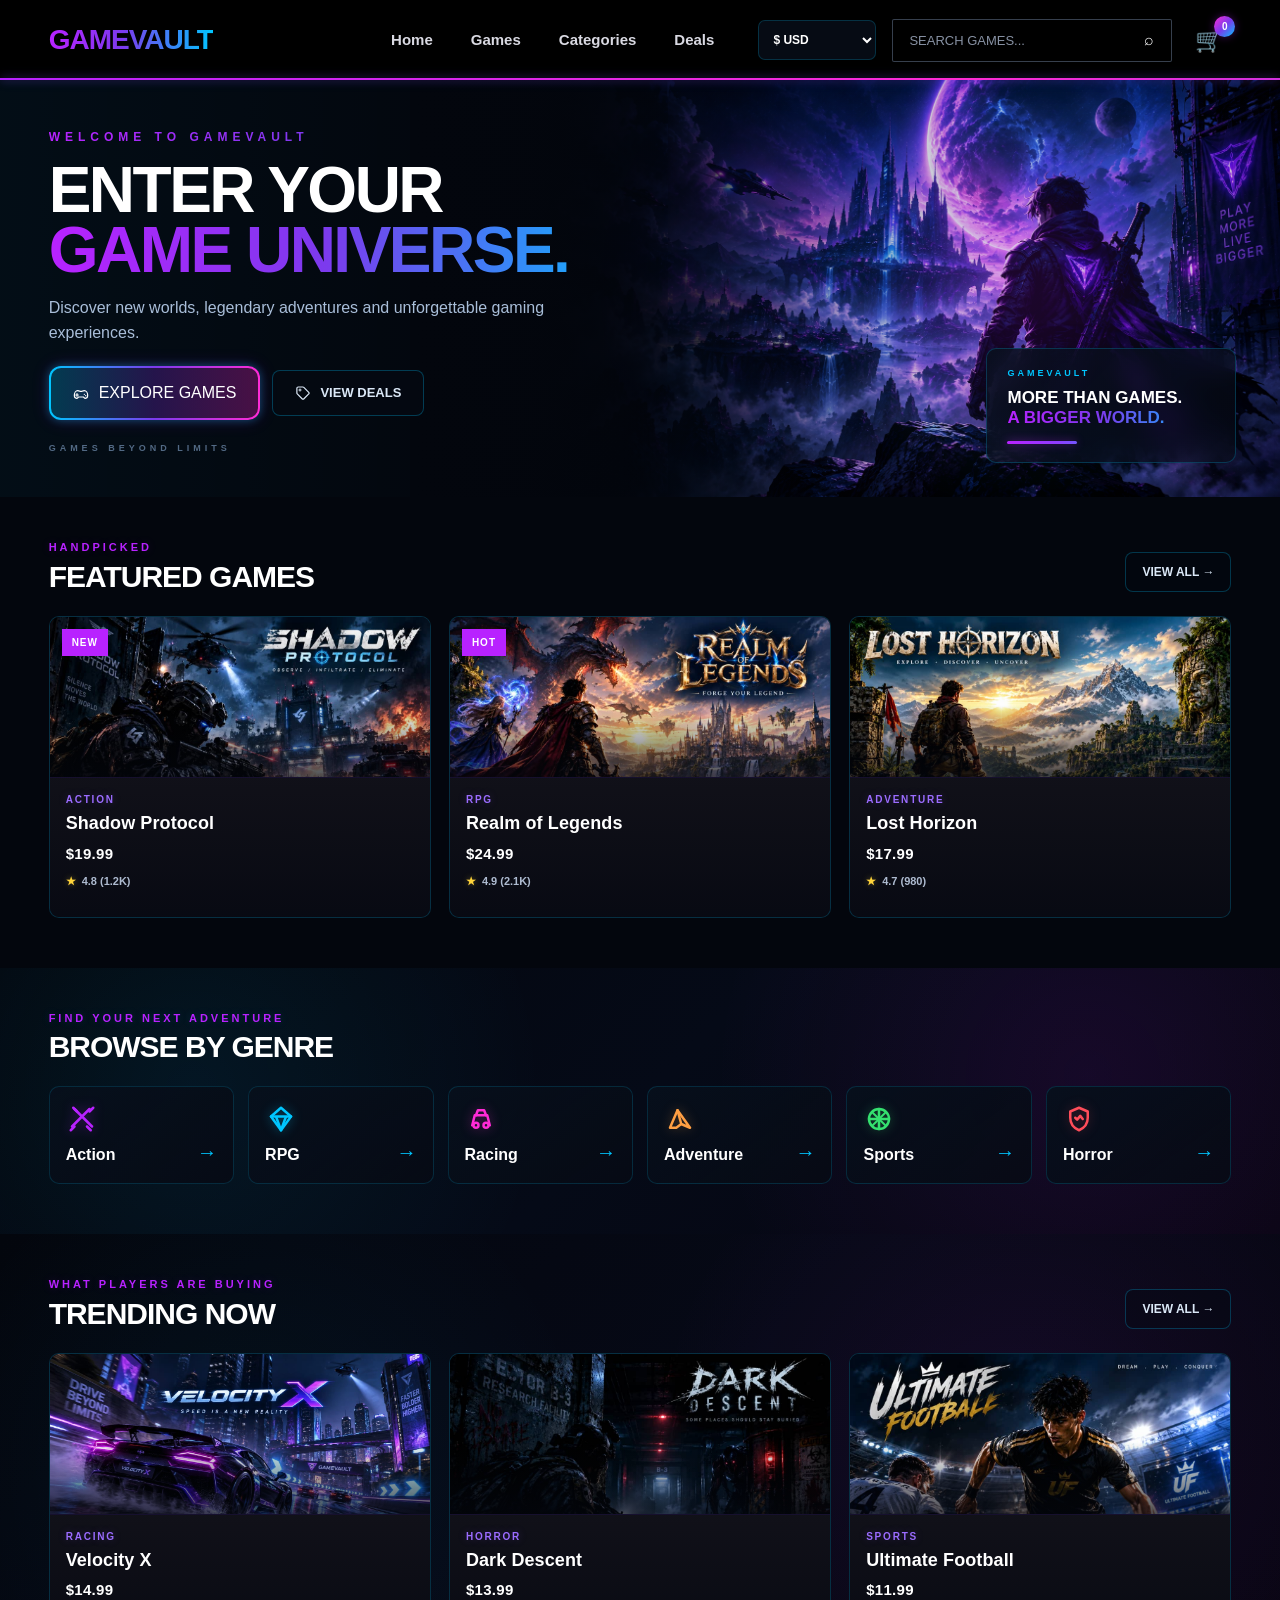
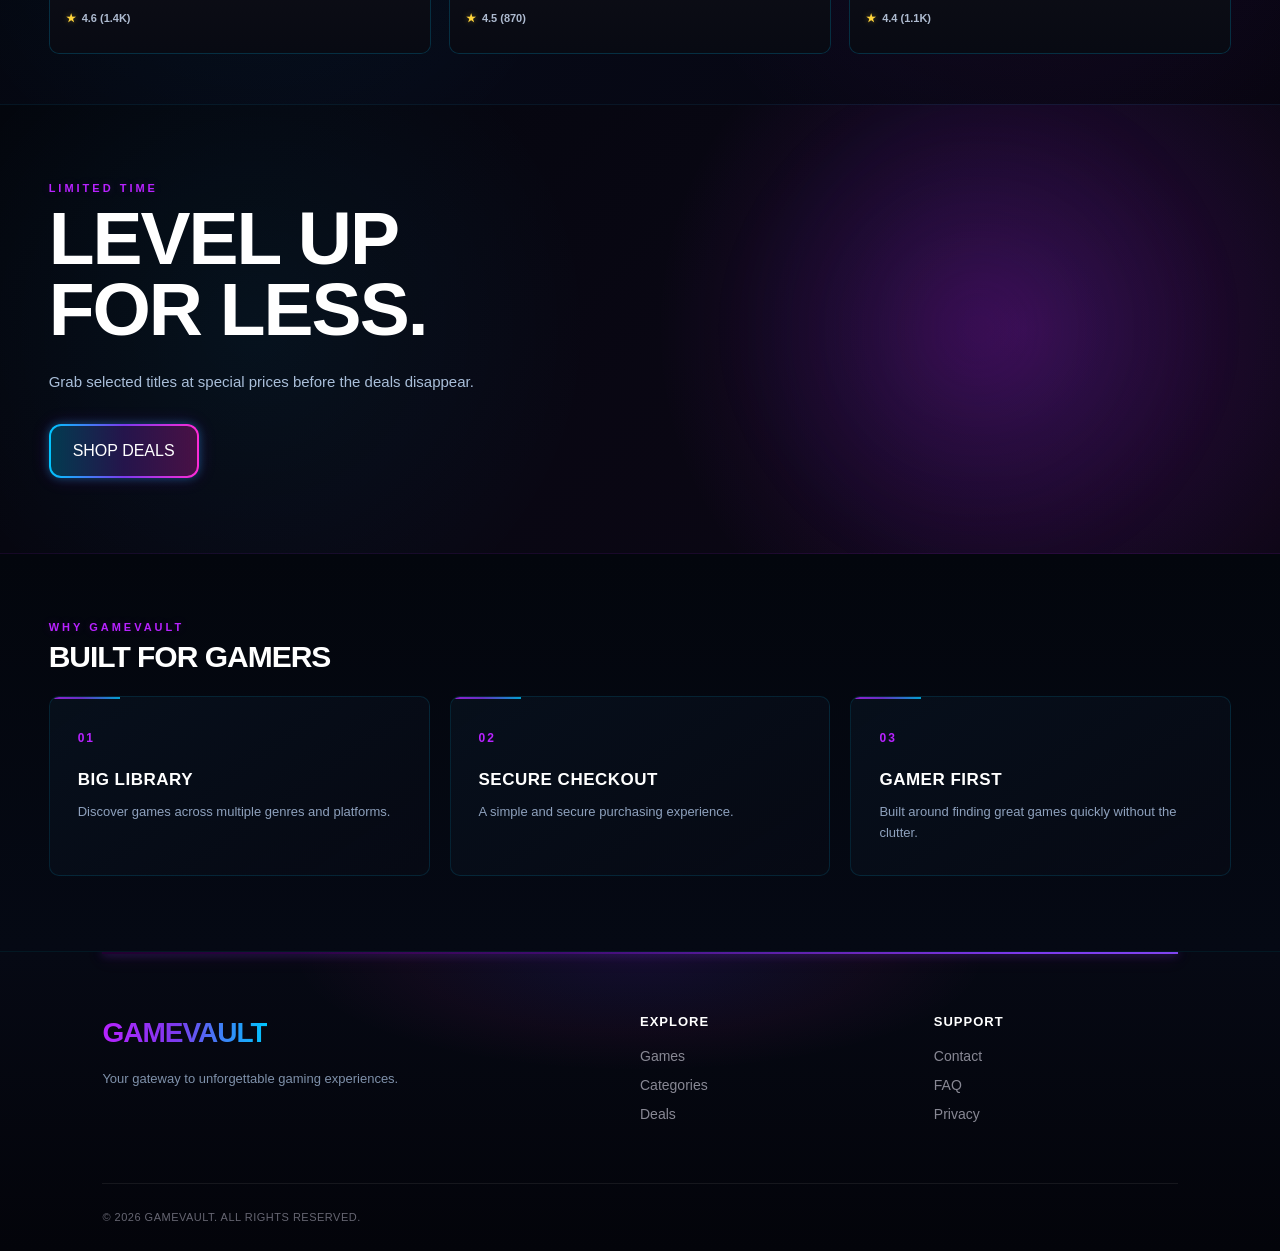
<file: index.html>
<!DOCTYPE html>
<html lang="en">
<head>
    <meta charset="UTF-8">
    <meta name="viewport" content="width=device-width, initial-scale=1.0">
    <title>GameVault | Your Gaming Universe</title>
    <link rel="stylesheet" href="style.css">
</head>

<body>

    <!-- NAVIGATION -->
    <header>

        <nav class="navbar">

            <a href="index.html" class="logo">
                GAME<span>VAULT</span>
            </a>

            <ul class="nav-links">

                <li>
                    <a href="index.html">
                        Home
                    </a>
                </li>

                <li>
                    <a href="games.html">
                        Games
                    </a>
                </li>

                <li>
                    <a href="games.html#explore-games">
                        Categories
                    </a>
                </li>

                <li>
                    <a href="#deals">
                        Deals
                    </a>
                </li>

            </ul>

            <div class="nav-actions">

                <select class="currency-selector" id="currencySelector">

                    <option value="USD">
                        $ USD
                    </option>

                    <option value="NGN">
                        ₦ NGN
                    </option>

                    <option value="EUR">
                        € EUR
                    </option>

                    <option value="GBP">
                        £ GBP
                    </option>

                </select>


                <!-- SEARCH -->
                <div class="search-box">

                    <input
                        type="text"
                        id="gameSearch"
                        placeholder="SEARCH GAMES..."
                        autocomplete="off"
                    >

                    <button
                        class="search-btn"
                        id="searchBtn"
                        type="button"
                    >
                        ⌕
                    </button>

                    <div
                        class="search-results"
                        id="searchResults"
                    ></div>

                </div>


                <a href="cart.html" class="cart-btn">
                    🛒 <span>0</span>
                </a>

            </div>

            <button
    type="button"
    class="mobile-menu-btn"
    id="mobileMenuBtn"
    aria-label="Open navigation menu"
    aria-expanded="false"
>
    ☰
</button>

<div
    class="mobile-menu"
    id="mobileMenu"
>
    <a href="index.html">Home</a>
    <a href="games.html">Games</a>
    <a href="games.html#explore-games">Categories</a>
    <a href="index.html#deals">Deals</a>

    <div class="mobile-currency">

        <span>CURRENCY</span>

        <select
            id="mobileCurrencySelector"
            class="mobile-currency-selector"
        >
            <option value="USD">$ USD</option>
            <option value="NGN">₦ NGN</option>
            <option value="EUR">€ EUR</option>
            <option value="GBP">£ GBP</option>
        </select>

    </div>

</div>

        </nav>

    </header>


    <main>


        <!-- HERO -->
        <section class="hero">


            <!-- HERO CONTENT -->
            <div class="hero-content">

                <p class="hero-label">
                    WELCOME TO GAMEVAULT
                </p>


                <h1>
                    ENTER YOUR
                    <span>GAME UNIVERSE.</span>
                </h1>


                <p class="hero-description">
                    Discover new worlds, legendary adventures and
                    unforgettable gaming experiences.
                </p>


                <!-- HERO BUTTONS -->
                <div class="hero-buttons">


                    <!-- EXPLORE GAMES -->
                    <a
                        href="games.html"
                        class="btn primary-btn"
                    >

                        <svg
                            class="hero-btn-icon"
                            viewBox="0 0 24 24"
                            fill="none"
                            xmlns="http://www.w3.org/2000/svg"
                            aria-hidden="true"
                        >

                            <path
                                d="M7 8.5C4.24 8.5 2 11.74 2 15.5C2 18.26 3.34 20 5.2 20C6.58 20 7.36 19.05 8.25 18H15.75C16.64 19.05 17.42 20 18.8 20C20.66 20 22 18.26 22 15.5C22 11.74 19.76 8.5 17 8.5C15.55 8.5 14.5 9 13.5 9.5H10.5C9.5 9 8.45 8.5 7 8.5Z"
                                stroke="currentColor"
                                stroke-width="1.8"
                                stroke-linecap="round"
                                stroke-linejoin="round"
                            />

                            <path
                                d="M6 13V17"
                                stroke="currentColor"
                                stroke-width="1.8"
                                stroke-linecap="round"
                            />

                            <path
                                d="M4 15H8"
                                stroke="currentColor"
                                stroke-width="1.8"
                                stroke-linecap="round"
                            />

                            <circle
                                cx="17"
                                cy="14"
                                r="1"
                                fill="currentColor"
                            />

                            <circle
                                cx="19"
                                cy="16"
                                r="1"
                                fill="currentColor"
                            />

                        </svg>

                        <span>
                            EXPLORE GAMES
                        </span>

                    </a>


                    <!-- VIEW DEALS -->
                    <a
                        href="#deals"
                        class="btn secondary-btn"
                    >

                        <svg
                            class="hero-btn-icon"
                            viewBox="0 0 24 24"
                            fill="none"
                            xmlns="http://www.w3.org/2000/svg"
                            aria-hidden="true"
                        >

                            <path
                                d="M20.59 13.41L13.41 20.59C12.63 21.37 11.37 21.37 10.59 20.59L3.41 13.41C3.03 13.03 2.82 12.52 2.82 11.99V5C2.82 3.9 3.72 3 4.82 3H11.81C12.34 3 12.85 3.21 13.23 3.59L20.59 10.95C21.37 11.73 21.37 12.99 20.59 13.41Z"
                                stroke="currentColor"
                                stroke-width="1.8"
                                stroke-linecap="round"
                                stroke-linejoin="round"
                            />

                            <circle
                                cx="7.5"
                                cy="7.5"
                                r="1.5"
                                stroke="currentColor"
                                stroke-width="1.5"
                            />

                        </svg>

                        <span>
                            VIEW DEALS
                        </span>

                    </a>

                </div>


                <!-- HERO TAGLINE -->
                <div class="hero-tagline">

                    <span class="hero-tagline-line"></span>

                    <span>
                        GAMES BEYOND LIMITS
                    </span>

                </div>

            </div>


            <!-- HERO VISUAL -->
            <div class="hero-visual">

                <div class="hero-visual-glow"></div>

                <div class="hero-visual-image"></div>

                <div class="hero-visual-card">

                    <span class="hero-card-label">
                        GAMEVAULT
                    </span>

                    <h3>
                        MORE THAN GAMES.
                        <span>A BIGGER WORLD.</span>
                    </h3>

                    <div class="hero-card-line"></div>

                </div>

            </div>


        </section>


        <!-- FEATURED GAMES -->
        <section class="section featured">

            <div class="section-heading">

                <div>

                    <p class="section-label">
                        HANDPICKED
                    </p>

                    <h2>
                        FEATURED GAMES
                    </h2>

                </div>

                <a
                    href="games.html"
                    class="view-all"
                >
                    VIEW ALL →
                </a>

            </div>


            <div class="game-grid">


                <!-- SHADOW PROTOCOL -->
                <article class="game-card">

                    <div class="game-image">

                        <img
                            src="shadow-protocol.jpeg"
                            alt="Shadow Protocol"
                        >

                        <span class="game-tag">
                            NEW
                        </span>

                        <span class="game-overlay">
                            VIEW GAME
                        </span>

                    </div>

                    <div class="game-info">

                        <p class="game-category">
                            ACTION
                        </p>

                        <h3>
                            Shadow Protocol
                        </h3>

                        <p class="game-price">
                            $19.99
                        </p>

                        <div class="game-rating">
                            <span class="star">★</span>
                            <span>4.8 (1.2K)</span>
                        </div>

                    </div>

                </article>


                <!-- REALM OF LEGENDS -->
                <article class="game-card">

                    <div class="game-image game-image-2">

                        <img
                            src="realm-of-legends.jpeg"
                            alt="Realm of Legends"
                        >

                        <span class="game-tag">
                            HOT
                        </span>

                        <span class="game-overlay">
                            VIEW GAME
                        </span>

                    </div>

                    <div class="game-info">

                        <p class="game-category">
                            RPG
                        </p>

                        <h3>
                            Realm of Legends
                        </h3>

                        <p class="game-price">
                            $24.99
                        </p>

                        <div class="game-rating">
                            <span class="star">★</span>
                            <span>4.9 (2.1K)</span>
                        </div>


                    </div>

                </article>


                <!-- LOST HORIZON -->
                <article class="game-card">

                    <div class="game-image game-image-3">

                        <img
                            src="lost-horizon.jpeg"
                            alt="Lost Horizon"
                        >

                        <span class="game-overlay">
                            VIEW GAME
                        </span>

                    </div>

                    <div class="game-info">

                        <p class="game-category">
                            ADVENTURE
                        </p>

                        <h3>
                            Lost Horizon
                        </h3>

                        <p class="game-price">
                            $17.99
                        </p>

                        <div class="game-rating">
                            <span class="star">★</span>
                            <span>4.7 (980)</span>
                        </div>


                    </div>

                </article>

            </div>

        </section>


        <!-- CATEGORIES -->
        <section class="section categories">

            <div class="section-heading">

                <div>

                    <p class="section-label">
                        FIND YOUR NEXT ADVENTURE
                    </p>

                    <h2>
                        BROWSE BY GENRE
                    </h2>

                </div>

            </div>


            <div class="category-grid">


                <!-- ACTION -->
                <a
                    href="games.html?category=action"
                    class="category-card"
                >

                    <div class="category-content">

                        <span class="category-icon action-icon">

                            <svg
                                viewBox="0 0 24 24"
                                fill="none"
                                aria-hidden="true"
                            >

                                <path
                                    d="M6 4L20 18"
                                    stroke="currentColor"
                                    stroke-width="2"
                                    stroke-linecap="round"
                                />

                                <path
                                    d="M18 4L4 18"
                                    stroke="currentColor"
                                    stroke-width="2"
                                    stroke-linecap="round"
                                />

                                <path
                                    d="M8 6L5 3M16 18L19 21M18 6L21 3M6 18L3 21"
                                    stroke="currentColor"
                                    stroke-width="2"
                                    stroke-linecap="round"
                                />

                            </svg>

                        </span>

                        <h3>
                            Action
                        </h3>

                    </div>

                    <span class="category-arrow">
                        →
                    </span>

                </a>


                <!-- RPG -->
                <a
                    href="games.html?category=rpg"
                    class="category-card"
                >

                    <div class="category-content">

                        <span class="category-icon rpg-icon">

                            <svg
                                viewBox="0 0 24 24"
                                fill="none"
                                aria-hidden="true"
                            >

                                <path
                                    d="M12 3L4 10L12 21L20 10L12 3Z"
                                    stroke="currentColor"
                                    stroke-width="2"
                                    stroke-linejoin="round"
                                />

                                <path
                                    d="M4 10H20"
                                    stroke="currentColor"
                                    stroke-width="2"
                                    stroke-linecap="round"
                                />

                                <path
                                    d="M8 10L12 21L16 10"
                                    stroke="currentColor"
                                    stroke-width="2"
                                    stroke-linejoin="round"
                                />

                            </svg>

                        </span>

                        <h3>
                            RPG
                        </h3>

                    </div>

                    <span class="category-arrow">
                        →
                    </span>

                </a>


                <!-- RACING -->
                <a
                    href="games.html?category=racing"
                    class="category-card"
                >

                    <div class="category-content">

                        <span class="category-icon racing-icon">

                            <svg
                                viewBox="0 0 24 24"
                                fill="none"
                                aria-hidden="true"
                            >

                                <path
                                    d="M5 17L7 9H17L19 17"
                                    stroke="currentColor"
                                    stroke-width="2"
                                    stroke-linecap="round"
                                    stroke-linejoin="round"
                                />

                                <path
                                    d="M8 9L9.5 5H14.5L16 9"
                                    stroke="currentColor"
                                    stroke-width="2"
                                    stroke-linecap="round"
                                    stroke-linejoin="round"
                                />

                                <circle
                                    cx="8"
                                    cy="17"
                                    r="2"
                                    stroke="currentColor"
                                    stroke-width="2"
                                />

                                <circle
                                    cx="16"
                                    cy="17"
                                    r="2"
                                    stroke="currentColor"
                                    stroke-width="2"
                                />

                            </svg>

                        </span>

                        <h3>
                            Racing
                        </h3>

                    </div>

                    <span class="category-arrow">
                        →
                    </span>

                </a>


                <!-- ADVENTURE -->
                <a
                    href="games.html?category=adventure"
                    class="category-card"
                >

                    <div class="category-content">

                        <span class="category-icon adventure-icon">

                            <svg
                                viewBox="0 0 24 24"
                                fill="none"
                                aria-hidden="true"
                            >

                                <path
                                    d="M4 19L10 5L20 19L13 16L9 19L4 19Z"
                                    stroke="currentColor"
                                    stroke-width="2"
                                    stroke-linejoin="round"
                                />

                                <path
                                    d="M10 5L13 16"
                                    stroke="currentColor"
                                    stroke-width="2"
                                    stroke-linecap="round"
                                />

                            </svg>

                        </span>

                        <h3>
                            Adventure
                        </h3>

                    </div>

                    <span class="category-arrow">
                        →
                    </span>

                </a>


                <!-- SPORTS -->
                <a
                    href="games.html?category=sports"
                    class="category-card"
                >

                    <div class="category-content">

                        <span class="category-icon sports-icon">

                            <svg
                                viewBox="0 0 24 24"
                                fill="none"
                                aria-hidden="true"
                            >

                                <circle
                                    cx="12"
                                    cy="12"
                                    r="8"
                                    stroke="currentColor"
                                    stroke-width="2"
                                />

                                <path
                                    d="M12 4V20M4 12H20"
                                    stroke="currentColor"
                                    stroke-width="2"
                                    stroke-linecap="round"
                                />

                                <path
                                    d="M7 7L17 17M17 7L7 17"
                                    stroke="currentColor"
                                    stroke-width="1.5"
                                    stroke-linecap="round"
                                />

                            </svg>

                        </span>

                        <h3>
                            Sports
                        </h3>

                    </div>

                    <span class="category-arrow">
                        →
                    </span>

                </a>


                <!-- HORROR -->
                <a
                    href="games.html?category=horror"
                    class="category-card"
                >

                    <div class="category-content">

                        <span class="category-icon horror-icon">

                            <svg
                                viewBox="0 0 24 24"
                                fill="none"
                                aria-hidden="true"
                            >

                                <path
                                    d="M12 3L19 6V11C19 16 15.5 19.5 12 21C8.5 19.5 5 16 5 11V6L12 3Z"
                                    stroke="currentColor"
                                    stroke-width="2"
                                    stroke-linejoin="round"
                                />

                                <path
                                    d="M9 11L10.5 12.5L13 9.5L15 12"
                                    stroke="currentColor"
                                    stroke-width="2"
                                    stroke-linecap="round"
                                    stroke-linejoin="round"
                                />

                            </svg>

                        </span>

                        <h3>
                            Horror
                        </h3>

                    </div>

                    <span class="category-arrow">
                        →
                    </span>

                </a>

            </div>

        </section>


        <!-- TRENDING -->
        <section class="section trending">

            <div class="section-heading">

                <div>

                    <p class="section-label">
                        WHAT PLAYERS ARE BUYING
                    </p>

                    <h2>
                        TRENDING NOW
                    </h2>

                </div>

                <a
                    href="games.html"
                    class="view-all"
                >
                    VIEW ALL →
                </a>

            </div>


            <div class="game-grid">


                <!-- VELOCITY X -->
                <article class="game-card">

                    <div class="game-image game-image-4">

                        <img
                            src="velocity-x.jpeg"
                            alt="Velocity X"
                        >

                        <span class="game-overlay">
                            VIEW GAME
                        </span>

                    </div>

                    <div class="game-info">

                        <p class="game-category">
                            RACING
                        </p>

                        <h3>
                            Velocity X
                        </h3>

                        <p class="game-price">
                            $14.99
                        </p>

                        <div class="game-rating">
                            <span class="star">★</span>
                            <span>4.6 (1.4K)</span>
                        </div>

                    </div>

                </article>


                <!-- DARK DESCENT -->
                <article class="game-card">

                    <div class="game-image game-image-5">

                        <img
                            src="dark-descent.jpeg"
                            alt="Dark Descent"
                        >

                        <span class="game-overlay">
                            VIEW GAME
                        </span>

                    </div>

                    <div class="game-info">

                        <p class="game-category">
                            HORROR
                        </p>

                        <h3>
                            Dark Descent
                        </h3>

                        <p class="game-price">
                            $13.99
                        </p>

                        <div class="game-rating">
                            <span class="star">★</span>
                            <span>4.5 (870)</span>
                        </div>

                    </div>

                </article>


                <!-- ULTIMATE FOOTBALL -->
                <article class="game-card">

                    <div class="game-image game-image-6">

                        <img
                            src="ultimate-football.jpeg"
                            alt="Ultimate Football"
                        >

                        <span class="game-overlay">
                            VIEW GAME
                        </span>

                    </div>

                    <div class="game-info">

                        <p class="game-category">
                            SPORTS
                        </p>

                        <h3>
                            Ultimate Football
                        </h3>

                        <p class="game-price">
                            $11.99
                        </p>

                        <div class="game-rating">
                            <span class="star">★</span>
                            <span>4.4 (1.1K)</span>
                        </div>
                        

                    </div>

                </article>

            </div>

        </section>


        <!-- DEALS -->
        <section
            class="section deals"
            id="deals"
        >

            <div class="deal-content">

                <p class="section-label">
                    LIMITED TIME
                </p>

                <h2>
                    LEVEL UP<br>
                    FOR LESS.
                </h2>

                <p>
                    Grab selected titles at special prices before
                    the deals disappear.
                </p>

                <a
                    href="games.html"
                    class="btn primary-btn"
                >
                    SHOP DEALS
                </a>

            </div>

        </section>


        <!-- WHY GAMEVAULT -->
        <section class="section benefits">

            <div class="section-heading">

                <div>

                    <p class="section-label">
                        WHY GAMEVAULT
                    </p>

                    <h2>
                        BUILT FOR GAMERS
                    </h2>

                </div>

            </div>


            <div class="benefit-grid">


                <div class="benefit">

                    <span>
                        01
                    </span>

                    <h3>
                        BIG LIBRARY
                    </h3>

                    <p>
                        Discover games across multiple genres
                        and platforms.
                    </p>

                </div>


                <div class="benefit">

                    <span>
                        02
                    </span>

                    <h3>
                        SECURE CHECKOUT
                    </h3>

                    <p>
                        A simple and secure purchasing experience.
                    </p>

                </div>


                <div class="benefit">

                    <span>
                        03
                    </span>

                    <h3>
                        GAMER FIRST
                    </h3>

                    <p>
                        Built around finding great games quickly
                        without the clutter.
                    </p>

                </div>


            </div>

        </section>


    </main>


    <!-- FOOTER -->
    <footer>

        <div class="footer-content">


            <div>

                <a
                    href="index.html"
                    class="logo"
                >
                    GAME<span>VAULT</span>
                </a>

                <p>
                    Your gateway to unforgettable gaming experiences.
                </p>

            </div>


            <div>

                <h4>
                    EXPLORE
                </h4>

                <a href="games.html">
                    Games
                </a>

                <a href="games.html#explore-games">
                    Categories
                </a>

                <a href="#deals">
                    Deals
                </a>

            </div>


            <div>

                <h4>
                    SUPPORT
                </h4>

                <a href="#">
                    Contact
                </a>

                <a href="#">
                    FAQ
                </a>

                <a href="#">
                    Privacy
                </a>

            </div>


        </div>


        <div class="footer-bottom">

            <p>
                © 2026 GAMEVAULT. ALL RIGHTS RESERVED.
            </p>

        </div>

    </footer>


    <script src="script.js"></script>

</body>
</html>
</file>
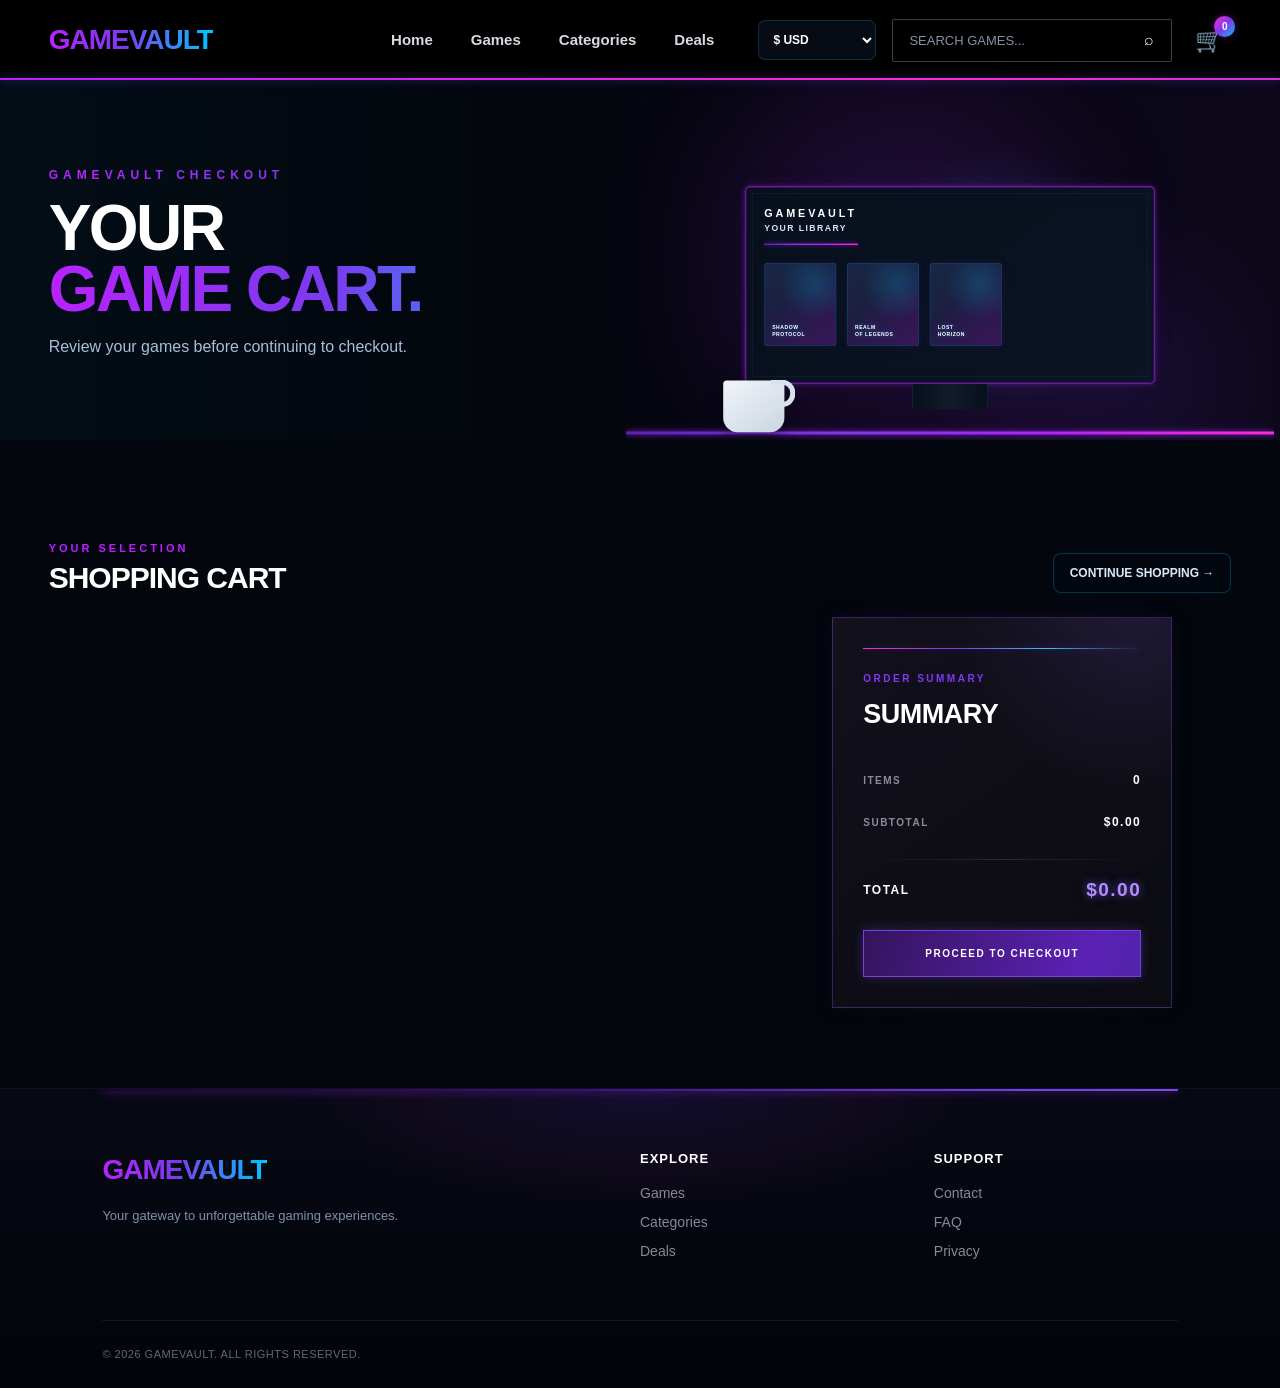
<file: cart.html>
<!DOCTYPE html>
<html lang="en">

<head>

    <meta charset="UTF-8">

    <meta
        name="viewport"
        content="width=device-width, initial-scale=1.0"
    >

    <title>GameVault | Your Cart</title>

    <link
        rel="stylesheet"
        href="style.css"
    >

</head>

<body>


    <header>

        <nav class="navbar">


            <a
                href="index.html"
                class="logo"
            >
                GAME<span>VAULT</span>
            </a>


            <ul class="nav-links">

                <li>
                    <a href="index.html">
                        Home
                    </a>
                </li>

                <li>
                    <a href="games.html">
                        Games
                    </a>
                </li>

                <li>
                    <a href="games.html#explore-games">
                        Categories
                    </a>
                </li>

                <li>
                    <a href="index.html#deals">
                        Deals
                    </a>
                </li>

            </ul>


            <div class="nav-actions">


                <select
                    class="currency-selector"
                    id="currencySelector"
                >

                    <option value="USD">
                        $ USD
                    </option>

                    <option value="NGN">
                        ₦ NGN
                    </option>

                    <option value="EUR">
                        € EUR
                    </option>

                    <option value="GBP">
                        £ GBP
                    </option>

                </select>


                <!-- SEARCH -->

                <div class="search-box">

                    <input
                        type="text"
                        id="gameSearch"
                        placeholder="SEARCH GAMES..."
                        autocomplete="off"
                    >

                    <button
                        class="search-btn"
                        id="searchBtn"
                        type="button"
                    >
                        ⌕
                    </button>

                    <div
                        class="search-results"
                        id="searchResults"
                    ></div>

                </div>


                <!-- CART -->

                <a
                    href="cart.html"
                    class="cart-btn"
                >
                    🛒
                    <span>0</span>
                </a>


            </div>


            <!-- MOBILE MENU BUTTON -->

            <button
                type="button"
                class="mobile-menu-btn"
                id="mobileMenuBtn"
                aria-label="Open navigation menu"
                aria-expanded="false"
            >
                ☰
            </button>


            <!-- MOBILE MENU -->

            <div
    class="mobile-menu"
    id="mobileMenu"
>
    <a href="index.html">Home</a>
    <a href="games.html">Games</a>
    <a href="games.html#explore-games">Categories</a>
    <a href="index.html#deals">Deals</a>

    <div class="mobile-currency">

        <span>CURRENCY</span>

        <select
            id="mobileCurrencySelector"
            class="mobile-currency-selector"
        >
            <option value="USD">$ USD</option>
            <option value="NGN">₦ NGN</option>
            <option value="EUR">€ EUR</option>
            <option value="GBP">£ GBP</option>
        </select>

    </div>

</div>


        </nav>

    </header>



    <main>


        <!-- =========================
             CART HERO
        ========================== -->

        <section class="hero cart-hero">


            <div class="hero-content">


                <p class="hero-label">
                    GAMEVAULT CHECKOUT
                </p>


                <h1>

                    YOUR

                    <span>
                        GAME CART.
                    </span>

                </h1>


                <p class="hero-description">
                    Review your games before continuing to checkout.
                </p>


            </div>



            <!-- =========================
                 WORKSTATION
            ========================== -->

            <div class="cart-hero-workstation">


                <!-- MONITOR -->

                <div class="workstation-monitor">


                    <div class="workstation-screen">


                        <div class="workstation-screen-content">


                            <!-- LIBRARY VIEW -->

                            <div class="workstation-view workstation-library">


                                <div class="workstation-header">
                                    GAMEVAULT
                                </div>


                                <div class="workstation-title">
                                    YOUR LIBRARY
                                </div>


                                <div class="workstation-line"></div>


                                <div class="workstation-games">


                                    <div class="workstation-game">

                                        <span>
                                            SHADOW<br>
                                            PROTOCOL
                                        </span>

                                    </div>


                                    <div class="workstation-game">

                                        <span>
                                            REALM<br>
                                            OF LEGENDS
                                        </span>

                                    </div>


                                    <div class="workstation-game">

                                        <span>
                                            LOST<br>
                                            HORIZON
                                        </span>

                                    </div>


                                </div>


                            </div>



                            <!-- FEATURED VIEW -->

                            <div class="workstation-view workstation-featured">


                                <div class="workstation-header">
                                    GAMEVAULT
                                </div>


                                <div class="workstation-title">
                                    FEATURED GAME
                                </div>


                                <div class="workstation-line"></div>


                                <div class="workstation-featured-game">


                                    <div class="workstation-featured-art">

                                        SHADOW<br>
                                        PROTOCOL

                                    </div>


                                    <div class="workstation-featured-info">


                                        <span>
                                            ACTION
                                        </span>


                                        <strong>
                                            SHADOW<br>
                                            PROTOCOL
                                        </strong>


                                        <small>
                                            $19.99
                                        </small>


                                    </div>


                                </div>


                            </div>


                        </div>


                    </div>



                    <!-- MONITOR STAND -->

                    <div class="workstation-monitor-stand"></div>


                </div>



                <!-- DESK -->

                <div class="workstation-desk"></div>



                <!-- COFFEE -->

                <div class="workstation-coffee">


                    <div class="workstation-cup">


                        <div class="workstation-cup-surface"></div>


                        <div class="workstation-cup-body"></div>


                        <div class="workstation-cup-handle"></div>


                    </div>



                    <!-- STEAM -->

                    <div class="workstation-steam workstation-steam-one"></div>

                    <div class="workstation-steam workstation-steam-two"></div>

                    <div class="workstation-steam workstation-steam-three"></div>

                    <div class="workstation-steam workstation-steam-four"></div>

                    <div class="workstation-steam workstation-steam-five"></div>

                    <div class="workstation-steam workstation-steam-six"></div>


                </div>


            </div>


        </section>



        <!-- =========================
             CART SECTION
        ========================== -->

        <section class="section cart-section">


            <div class="section-heading">


                <div>


                    <p class="section-label">
                        YOUR SELECTION
                    </p>


                    <h2>
                        SHOPPING CART
                    </h2>


                </div>


                <a
                    href="games.html"
                    class="view-all"
                >
                    CONTINUE SHOPPING →
                </a>


            </div>



            <div class="cart-layout">


                <div
                    class="cart-items"
                    id="cartItems"
                >
                    <!-- Cart items will be inserted here by JavaScript -->
                </div>



                <aside class="cart-summary">


                    <p class="section-label">
                        ORDER SUMMARY
                    </p>


                    <h2>
                        SUMMARY
                    </h2>



                    <div class="summary-row">


                        <span>
                            ITEMS
                        </span>


                        <span id="cartItemCount">
                            0
                        </span>


                    </div>



                    <div class="summary-row">


                        <span>
                            SUBTOTAL
                        </span>


                        <span id="cartSubtotal">
                            $0.00
                        </span>


                    </div>



                    <div class="summary-divider"></div>



                    <div class="summary-total">


                        <span>
                            TOTAL
                        </span>


                        <span id="cartTotal">
                            $0.00
                        </span>


                    </div>



                    <a
                        href="checkout.html"
                        class="checkout-btn"
                        id="checkoutBtn"
                    >
                        PROCEED TO CHECKOUT
                    </a>


                </aside>


            </div>


        </section>


    </main>



    <!-- =========================
         FOOTER
    ========================== -->

    <footer>


        <div class="footer-content">


            <div>


                <a
                    href="index.html"
                    class="logo"
                >
                    GAME<span>VAULT</span>
                </a>


                <p>
                    Your gateway to unforgettable gaming experiences.
                </p>


            </div>



            <div>


                <h4>
                    EXPLORE
                </h4>


                <a href="games.html">
                    Games
                </a>


                <a href="games.html#explore-games">
                    Categories
                </a>


                <a href="index.html#deals">
                    Deals
                </a>


            </div>



            <div>


                <h4>
                    SUPPORT
                </h4>


                <a href="#">
                    Contact
                </a>


                <a href="#">
                    FAQ
                </a>


                <a href="#">
                    Privacy
                </a>


            </div>


        </div>



        <div class="footer-bottom">


            <p>
                © 2026 GAMEVAULT. ALL RIGHTS RESERVED.
            </p>


        </div>


    </footer>



    <script src="script.js"></script>

</body>

</html>
</file>
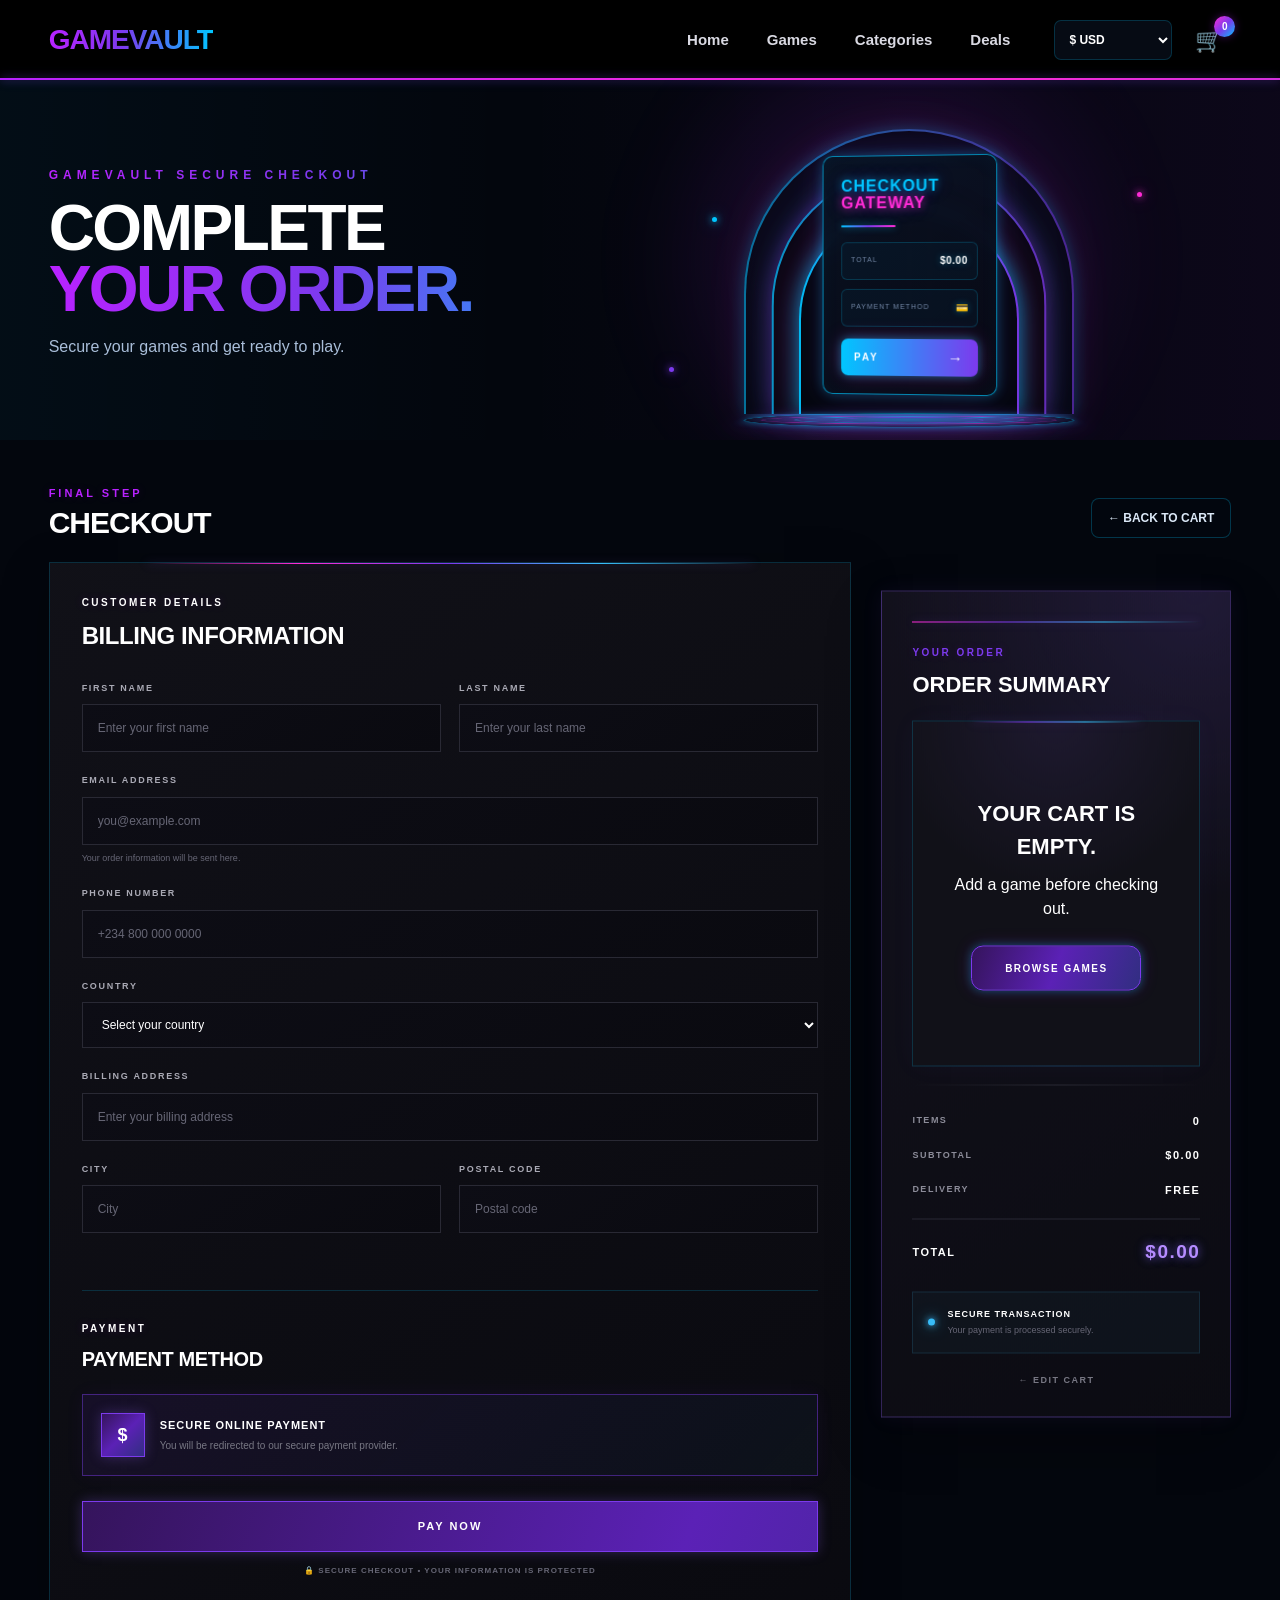
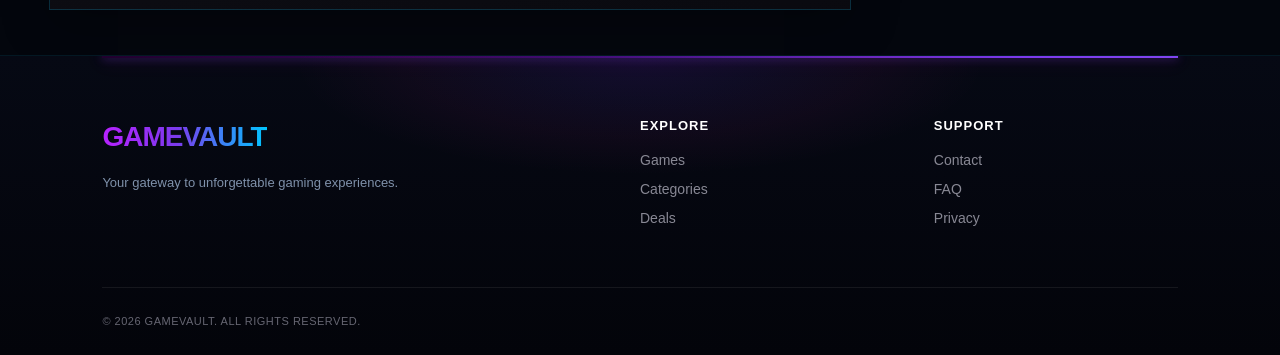
<file: checkout.html>
<!DOCTYPE html>
<html lang="en">

<head>
    <meta charset="UTF-8">
    <meta name="viewport" content="width=device-width, initial-scale=1.0">

    <title>GameVault | Checkout</title>

    <link rel="stylesheet" href="style.css">
</head>

<body>

    <!-- =========================
         HEADER
    ========================== -->

    <header>
        <nav class="navbar">

            <a href="index.html" class="logo">
                GAME<span>VAULT</span>
            </a>

            <ul class="nav-links">

                <li>
                    <a href="index.html">
                        Home
                    </a>
                </li>

                <li>
                    <a href="games.html">
                        Games
                    </a>
                </li>

                <li>
                    <a href="games.html#explore-games">
                        Categories
                    </a>
                </li>

                <li>
                    <a href="index.html#deals">
                        Deals
                    </a>
                </li>

            </ul>


            <div class="nav-actions">

                <button
    type="button"
    class="mobile-menu-btn"
    id="mobileMenuBtn"
    aria-label="Open menu"
>
    ☰
</button>

                <select
                    class="currency-selector"
                    id="currencySelector"
                >
                    <option value="USD">$ USD</option>
                    <option value="NGN">₦ NGN</option>
                    <option value="EUR">€ EUR</option>
                    <option value="GBP">£ GBP</option>
                </select>





                <a
                    href="cart.html"
                    class="cart-btn"
                >
                    🛒 <span>0</span>
                </a>

            </div>

        </nav>

        <div class="mobile-menu" id="mobileMenu">

    <a href="index.html">HOME</a>

    <a href="games.html">GAMES</a>

    <a href="games.html#explore-games">CATEGORIES</a>

    <a href="index.html#deals">DEALS</a>

    <div class="mobile-currency">

        <span>CURRENCY</span>

        <select
            id="mobileCurrencySelector"
            class="mobile-currency-selector"
        >
            <option value="USD">$ USD</option>
            <option value="NGN">₦ NGN</option>
            <option value="EUR">€ EUR</option>
            <option value="GBP">£ GBP</option>
        </select>

    </div>

</div>
    </header>



    <!-- =========================
         MAIN
    ========================== -->

    <main>


        <!-- =========================
             CHECKOUT HERO
        ========================== -->

        <section class="hero checkout-hero">

            <div class="hero-content">

                <p class="hero-label">
                    GAMEVAULT SECURE CHECKOUT
                </p>

                <h1>
                    COMPLETE
                    <span>YOUR ORDER.</span>
                </h1>

                <p class="hero-description">
                    Secure your games and get ready to play.
                </p>

            </div>


            <!-- =========================
                 FUTURISTIC CHECKOUT GATEWAY
            ========================== -->

            <div class="checkout-gateway">

                <!-- OUTER GLOWING ARCH -->

                <div
                    class="gateway-arch gateway-arch-outer"
                ></div>


                <!-- MIDDLE GLOWING ARCH -->

                <div
                    class="gateway-arch gateway-arch-middle"
                ></div>


                <!-- INNER GLOWING ARCH -->

                <div
                    class="gateway-arch gateway-arch-inner"
                ></div>


                <!-- PAYMENT PANEL -->

                <div class="gateway-panel">

                    <div class="gateway-title">

                        CHECKOUT

                        <span>
                            GATEWAY
                        </span>

                    </div>


                    <div class="gateway-line"></div>


                    <!-- TOTAL -->

                    <div class="gateway-field">

                        <span>
                            TOTAL
                        </span>

                        <strong>
                            $0.00
                        </strong>

                    </div>


                    <!-- PAYMENT METHOD -->

                    <div class="gateway-field">

                        <span>
                            PAYMENT METHOD
                        </span>

                        <strong>
                            💳
                        </strong>

                    </div>


                    <!-- PAY BUTTON -->

                    <div class="gateway-pay">

                        <span>
                            PAY
                        </span>

                        <strong>
                            →
                        </strong>

                    </div>

                </div>


                <!-- PLATFORM -->

                <div class="gateway-platform">

                    <div class="gateway-platform-ring"></div>

                    <div class="gateway-platform-ring"></div>

                    <div class="gateway-platform-ring"></div>

                </div>


                <!-- AMBIENT LIGHT ELEMENTS -->

                <div class="gateway-orb gateway-orb-one"></div>

                <div class="gateway-orb gateway-orb-two"></div>

                <div class="gateway-orb gateway-orb-three"></div>

            </div>

        </section>



        <!-- =========================
             CHECKOUT SECTION
        ========================== -->

        <section class="section checkout-section">


            <div class="section-heading">

                <div>

                    <p class="section-label">
                        FINAL STEP
                    </p>

                    <h2>
                        CHECKOUT
                    </h2>

                </div>


                <a
                    href="cart.html"
                    class="view-all"
                >
                    ← BACK TO CART
                </a>

            </div>



            <div class="checkout-layout">


                <!-- =========================
                     CUSTOMER DETAILS
                ========================== -->

                <div class="checkout-form-card">


                    <div class="checkout-card-heading">

                        <p class="section-label">
                            CUSTOMER DETAILS
                        </p>

                        <h3>
                            BILLING INFORMATION
                        </h3>

                    </div>



                    <form
                        id="checkoutForm"
                        class="checkout-form"
                    >


                        <div class="form-row">

                            <div class="form-group">

                                <label for="firstName">
                                    FIRST NAME
                                </label>

                                <input
                                    type="text"
                                    id="firstName"
                                    name="firstName"
                                    placeholder="Enter your first name"
                                    required
                                >

                            </div>


                            <div class="form-group">

                                <label for="lastName">
                                    LAST NAME
                                </label>

                                <input
                                    type="text"
                                    id="lastName"
                                    name="lastName"
                                    placeholder="Enter your last name"
                                    required
                                >

                            </div>

                        </div>



                        <div class="form-group">

                            <label for="email">
                                EMAIL ADDRESS
                            </label>

                            <input
                                type="email"
                                id="email"
                                name="email"
                                placeholder="you@example.com"
                                required
                            >

                            <small>
                                Your order information will be sent here.
                            </small>

                        </div>



                        <div class="form-group">

                            <label for="phone">
                                PHONE NUMBER
                            </label>

                            <input
                                type="tel"
                                id="phone"
                                name="phone"
                                placeholder="+234 800 000 0000"
                                required
                            >

                        </div>



                        <div class="form-group">

                            <label for="country">
                                COUNTRY
                            </label>

                            <select
                                id="country"
                                name="country"
                                required
                            >

                                <option value="">
                                    Select your country
                                </option>

                                <option value="NG">
                                    Nigeria
                                </option>

                                <option value="GH">
                                    Ghana
                                </option>

                                <option value="KE">
                                    Kenya
                                </option>

                                <option value="ZA">
                                    South Africa
                                </option>

                                <option value="US">
                                    United States
                                </option>

                                <option value="GB">
                                    United Kingdom
                                </option>

                                <option value="OTHER">
                                    Other
                                </option>

                            </select>

                        </div>



                        <div class="form-group">

                            <label for="address">
                                BILLING ADDRESS
                            </label>

                            <input
                                type="text"
                                id="address"
                                name="address"
                                placeholder="Enter your billing address"
                                required
                            >

                        </div>



                        <div class="form-row">

                            <div class="form-group">

                                <label for="city">
                                    CITY
                                </label>

                                <input
                                    type="text"
                                    id="city"
                                    name="city"
                                    placeholder="City"
                                    required
                                >

                            </div>


                            <div class="form-group">

                                <label for="postalCode">
                                    POSTAL CODE
                                </label>

                                <input
                                    type="text"
                                    id="postalCode"
                                    name="postalCode"
                                    placeholder="Postal code"
                                    required
                                >

                            </div>

                        </div>



                        <!-- =========================
                             PAYMENT AREA
                        ========================== -->

                        <div class="payment-section">

                            <div class="checkout-card-heading">

                                <p class="section-label">
                                    PAYMENT
                                </p>

                                <h3>
                                    PAYMENT METHOD
                                </h3>

                            </div>


                            <div class="payment-method">

                                <div class="payment-icon">
                                    $
                                </div>


                                <div>

                                    <strong>
                                        SECURE ONLINE PAYMENT
                                    </strong>

                                    <p>
                                        You will be redirected to our
                                        secure payment provider.
                                    </p>

                                </div>

                            </div>

                        </div>



                        <!-- =========================
                             FORM STATUS
                        ========================== -->

                        <div
                            class="checkout-message"
                            id="checkoutMessage"
                            aria-live="polite"
                        ></div>



                        <button
                            type="submit"
                            class="checkout-pay-btn"
                            id="payNowBtn"
                        >
                            PAY NOW
                        </button>



                        <p class="secure-note">
                            🔒 SECURE CHECKOUT • YOUR INFORMATION IS PROTECTED
                        </p>

                    </form>

                </div>



                <!-- =========================
                     ORDER SUMMARY
                ========================== -->

                <aside class="checkout-summary">


                    <div class="checkout-summary-heading">

                        <p class="section-label">
                            YOUR ORDER
                        </p>

                        <h3>
                            ORDER SUMMARY
                        </h3>

                    </div>


                    <div
                        class="checkout-items"
                        id="checkoutItems"
                    >
                        <!-- Checkout items inserted by JavaScript -->
                    </div>


                    <div class="checkout-summary-divider"></div>


                    <div class="checkout-summary-row">

                        <span>
                            ITEMS
                        </span>

                        <span id="checkoutItemCount">
                            0
                        </span>

                    </div>


                    <div class="checkout-summary-row">

                        <span>
                            SUBTOTAL
                        </span>

                        <span id="checkoutSubtotal">
                            $0.00
                        </span>

                    </div>


                    <div class="checkout-summary-row">

                        <span>
                            DELIVERY
                        </span>

                        <span>
                            FREE
                        </span>

                    </div>


                    <div class="checkout-total">

                        <span>
                            TOTAL
                        </span>

                        <span id="checkoutTotal">
                            $0.00
                        </span>

                    </div>


                    <div class="checkout-security">

                        <span class="security-dot"></span>

                        <div>

                            <strong>
                                SECURE TRANSACTION
                            </strong>

                            <p>
                                Your payment is processed securely.
                            </p>

                        </div>

                    </div>


                    <a
                        href="cart.html"
                        class="checkout-back"
                    >
                        ← EDIT CART
                    </a>

                </aside>

            </div>

        </section>

    </main>



    <!-- =========================
         FOOTER
    ========================== -->

    <footer>

        <div class="footer-content">


            <div>

                <a
                    href="index.html"
                    class="logo"
                >
                    GAME<span>VAULT</span>
                </a>

                <p>
                    Your gateway to unforgettable gaming experiences.
                </p>

            </div>


            <div>

                <h4>
                    EXPLORE
                </h4>

                <a href="games.html">
                    Games
                </a>

                <a href="games.html#explore-games">
                    Categories
                </a>

                <a href="#deals">
                    Deals
                </a>

            </div>


            <div>

                <h4>
                    SUPPORT
                </h4>

                <a href="#">
                    Contact
                </a>

                <a href="#">
                    FAQ
                </a>

                <a href="#">
                    Privacy
                </a>

            </div>

        </div>


        <div class="footer-bottom">

            <p>
                © 2026 GAMEVAULT. ALL RIGHTS RESERVED.
            </p>

        </div>

    </footer>


    <script src="script.js"></script>

</body>
</html>
</file>
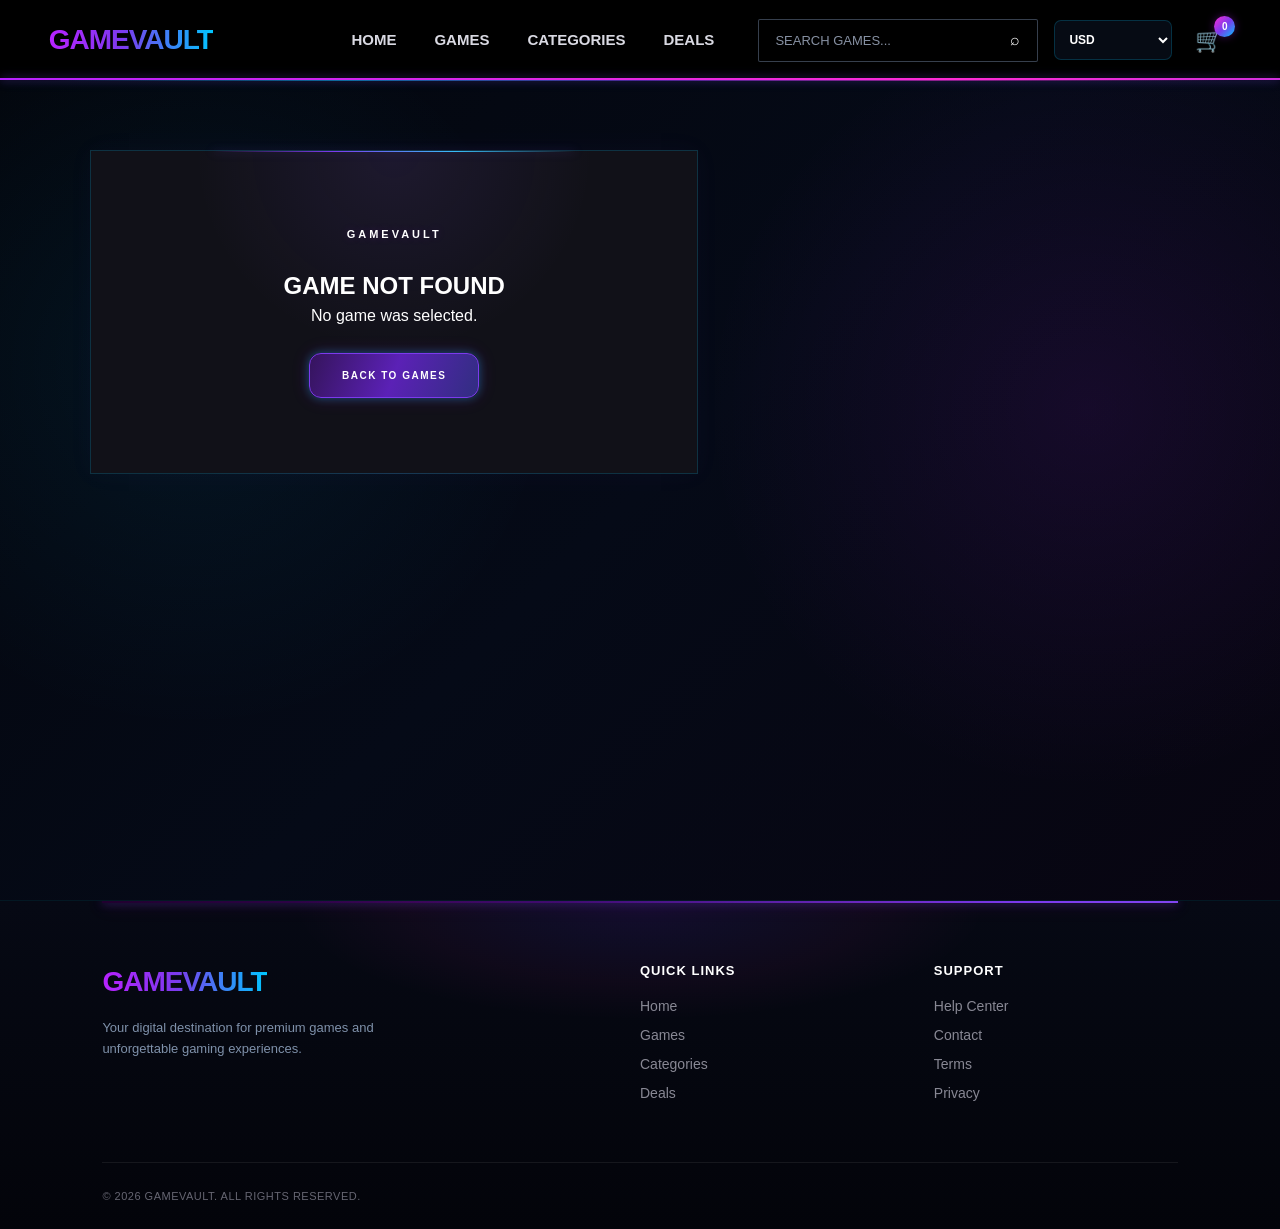
<file: game.html>
<!DOCTYPE html>
<html lang="en">
<head>
    <meta charset="UTF-8">
    <meta
        name="viewport"
        content="width=device-width, initial-scale=1.0"
    >

    <title>Game Details | GameVault</title>

    <link rel="stylesheet" href="style.css">
</head>

<body class="game-details-page">

    <!-- =========================
         NAVBAR
    ========================== -->

    <header>
        <nav class="navbar">

            <a href="index.html" class="logo">
                GAME<span>VAULT</span>
            </a>

            <ul class="nav-links">
                <li>
                    <a href="index.html">HOME</a>
                </li>

                <li>
                    <a href="games.html">GAMES</a>
                </li>

                <li>
                    <a href="games.html#explore-games">
                        CATEGORIES
                    </a>
                </li>

                <li>
                    <a href="index.html#deals">DEALS</a>
                </li>
            </ul>

            <div class="nav-actions">

                <button
    type="button"
    class="mobile-menu-btn"
    id="mobileMenuBtn"
    aria-label="Open menu"
>
    ☰
</button>

                <div class="search-box">

                    <input
                        type="text"
                        id="gameSearch"
                        placeholder="SEARCH GAMES..."
                        autocomplete="off"
                    >

                    <button
                        class="search-btn"
                        id="searchBtn"
                        type="button"
                    >
                        ⌕
                    </button>

                    <div
                        class="search-results"
                        id="searchResults"
                    ></div>

                </div>

                <select
                    id="currencySelector"
                    class="currency-selector"
                >
                    <option value="USD">USD</option>
                    <option value="NGN">NGN</option>
                    <option value="GBP">GBP</option>
                    <option value="EUR">EUR</option>
                </select>

                <a href="cart.html" class="cart-btn">
                    🛒 <span>0</span>
                </a>

            </div>

        </nav>

        <div class="mobile-menu" id="mobileMenu">

    <a href="index.html">HOME</a>

    <a href="games.html">GAMES</a>

    <a href="games.html#explore-games">CATEGORIES</a>

    <a href="index.html#deals">DEALS</a>

    <div class="mobile-currency">

        <span>CURRENCY</span>

        <select
            id="mobileCurrencySelector"
            class="mobile-currency-selector"
        >
            <option value="USD">$ USD</option>
            <option value="NGN">₦ NGN</option>
            <option value="EUR">€ EUR</option>
            <option value="GBP">£ GBP</option>
        </select>

    </div>

</div>
    </header>


    <!-- =========================
         GAME DETAILS
    ========================== -->

    <main>

        <section class="section game-details-section">

            <div
                class="game-details"
                id="gameDetails"
            >

                <!-- JavaScript will load the selected game here -->

            </div>

        </section>

    </main>


    <!-- =========================
         FOOTER
    ========================== -->

    <footer>

        <div class="footer-content">

            <div>
                <a href="index.html" class="logo">
                    GAME<span>VAULT</span>
                </a>

                <p>
                    Your digital destination for
                    premium games and unforgettable
                    gaming experiences.
                </p>
            </div>

            <div>
                <h4>QUICK LINKS</h4>

                <a href="index.html">
                    Home
                </a>

                <a href="games.html">
                    Games
                </a>

                <a href="games.html#explore-games">
                    Categories
                </a>

                <a href="index.html#deals">
                    Deals
                </a>
            </div>

            <div>
                <h4>SUPPORT</h4>

                <a href="#">
                    Help Center
                </a>

                <a href="#">
                    Contact
                </a>

                <a href="#">
                    Terms
                </a>

                <a href="#">
                    Privacy
                </a>
            </div>

        </div>

        <div class="footer-bottom">
            © 2026 GAMEVAULT. ALL RIGHTS RESERVED.
        </div>

    </footer>


    <script src="script.js"></script>

</body>
</html>
</file>
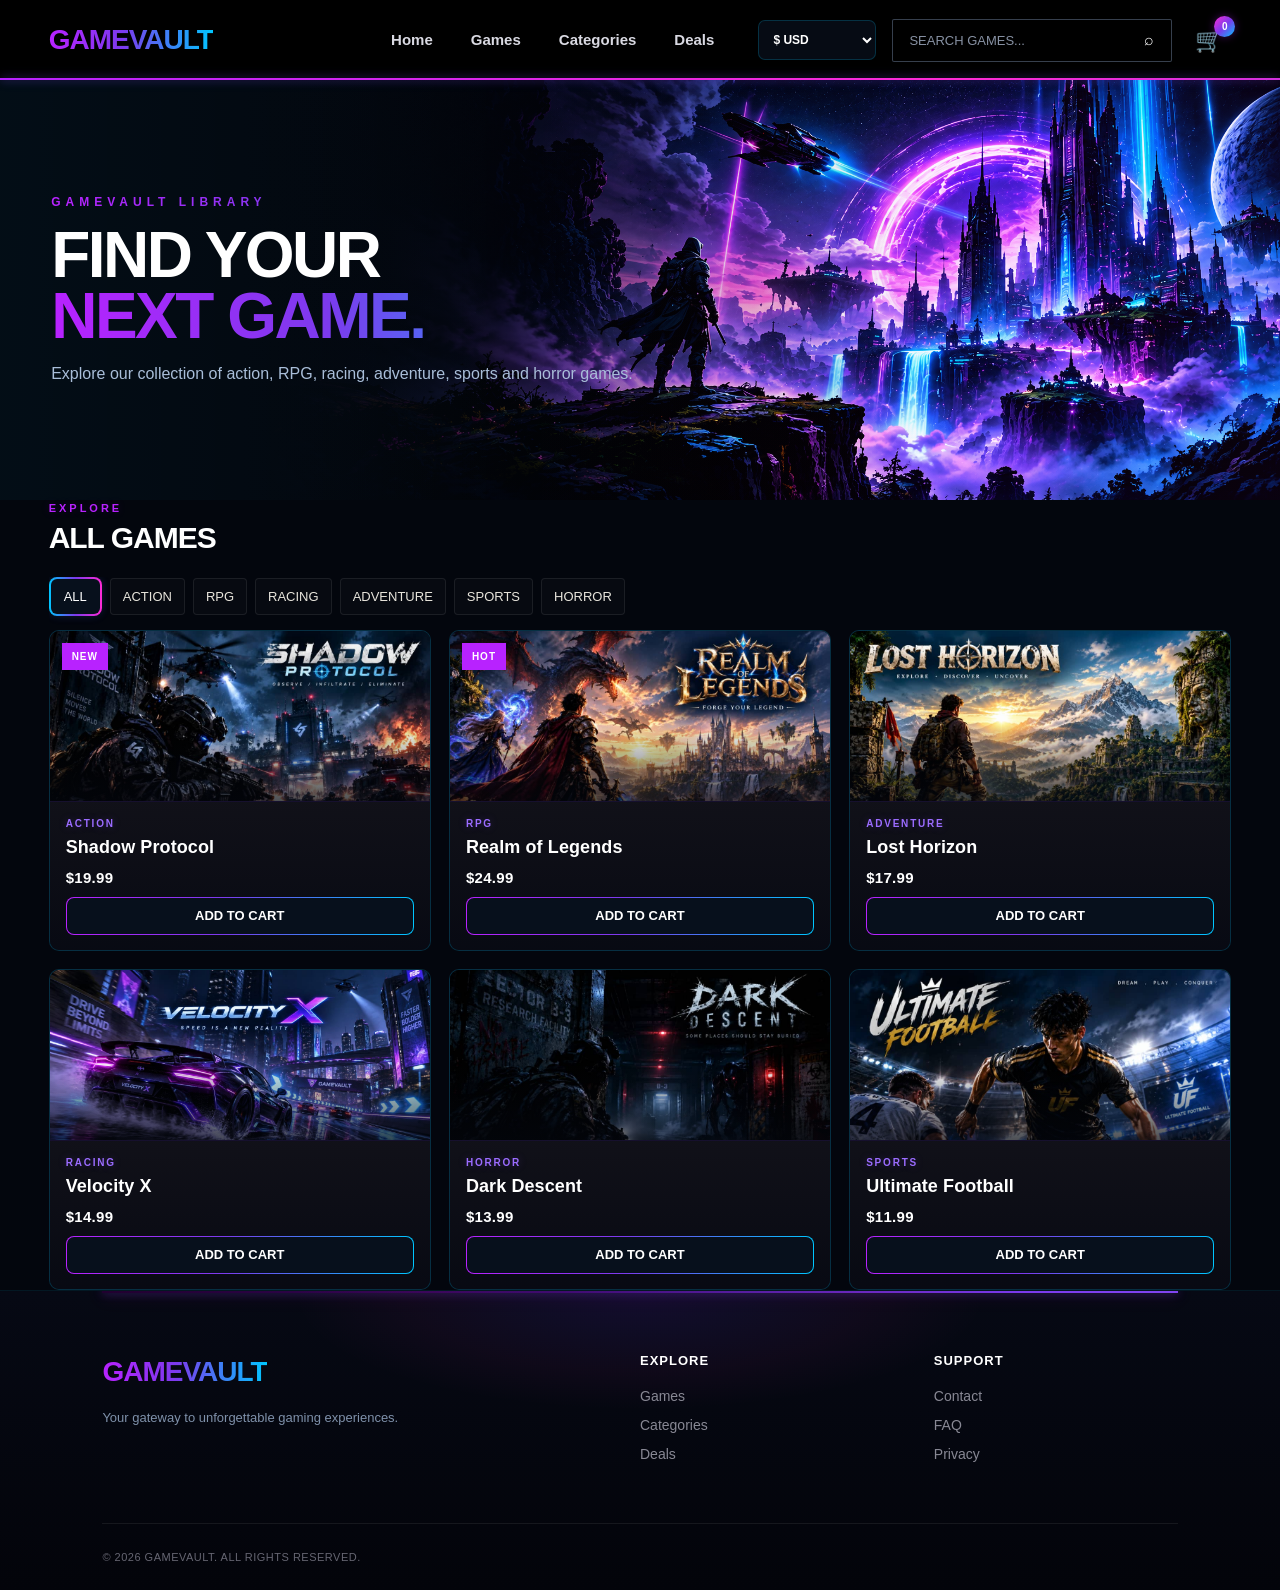
<file: games.html>
<!DOCTYPE html>
<html lang="en">
<head>
    <meta charset="UTF-8">
    <meta name="viewport" content="width=device-width, initial-scale=1.0">

    <title>GameVault | Games</title>

    <link rel="stylesheet" href="style.css">
</head>

<body>

    <!-- NAVIGATION -->
    <header>
        <nav class="navbar">

            <a href="index.html" class="logo">
                GAME<span>VAULT</span>
            </a>

            <ul class="nav-links">
                <li><a href="index.html">Home</a></li>
                <li><a href="games.html">Games</a></li>
                <li><a href="games.html#explore-games">Categories</a></li>
                <li><a href="index.html#deals">Deals</a></li>
            </ul>

            <div class="nav-actions">

                <select class="currency-selector" id="currencySelector">
                    <option value="USD">$ USD</option>
                    <option value="NGN">₦ NGN</option>
                    <option value="EUR">€ EUR</option>
                    <option value="GBP">£ GBP</option>
                </select>

                <div class="search-box">
                    <input
                        type="text"
                        id="gameSearch"
                        placeholder="SEARCH GAMES..."
                        autocomplete="off"
                    >

                    <button
                        class="search-btn"
                        id="searchBtn"
                        type="button"
                    >
                        ⌕
                    </button>

                    <div
                        class="search-results"
                        id="searchResults"
                    ></div>
                </div>

                <a href="cart.html" class="cart-btn">
                    🛒 <span>0</span>
                </a>

            </div>

            <!-- MOBILE MENU BUTTON -->
            <button
                type="button"
                class="mobile-menu-btn"
                id="mobileMenuBtn"
                aria-label="Open navigation menu"
                aria-expanded="false"
            >
                ☰
            </button>

            <!-- MOBILE MENU -->
            <div
    class="mobile-menu"
    id="mobileMenu"
>
    <a href="index.html">Home</a>
    <a href="games.html">Games</a>
    <a href="games.html#explore-games">Categories</a>
    <a href="index.html#deals">Deals</a>

    <div class="mobile-currency">

        <span>CURRENCY</span>

        <select
            id="mobileCurrencySelector"
            class="mobile-currency-selector"
        >
            <option value="USD">$ USD</option>
            <option value="NGN">₦ NGN</option>
            <option value="EUR">€ EUR</option>
            <option value="GBP">£ GBP</option>
        </select>

    </div>

</div>

        </nav>
    </header>


    <main>

        <!-- PAGE HERO -->
        <section class="hero games-hero">

            <div class="hero-content">

                <p class="hero-label">GAMEVAULT LIBRARY</p>

                <h1>
                    FIND YOUR
                    <span>NEXT GAME.</span>
                </h1>

                <p class="hero-description">
                    Explore our collection of action, RPG, racing,
                    adventure, sports and horror games.
                </p>

            </div>

            <div class="games-hero-visual"></div>

        </section>


        <!-- GAMES -->
        <section id="explore-games" class="section games-section">

            <div class="section-heading">

                <div>
                    <p class="section-label">EXPLORE</p>
                    <h2>ALL GAMES</h2>
                </div>

            </div>


            <!-- CATEGORY FILTERS -->
            <div class="category-filters">

                <button class="filter-btn active">
                    ALL
                </button>

                <button class="filter-btn">
                    ACTION
                </button>

                <button class="filter-btn">
                    RPG
                </button>

                <button class="filter-btn">
                    RACING
                </button>

                <button class="filter-btn">
                    ADVENTURE
                </button>

                <button class="filter-btn">
                    SPORTS
                </button>

                <button class="filter-btn">
                    HORROR
                </button>

            </div>


            <!-- GAME GRID -->
            <div class="game-grid">

                <!-- SHADOW PROTOCOL -->
                <article class="game-card">

                    <div class="game-image">
                        <img src="shadow-protocol.jpeg" alt="Shadow Protocol">
                        <span class="game-tag">NEW</span>
                        <span class="game-overlay">VIEW GAME</span>
                    </div>

                    <div class="game-info">

                        <p class="game-category">ACTION</p>

                        <h3>Shadow Protocol</h3>

                        <p class="game-price">$19.99</p>

                        <button
                            class="add-cart-btn"
                            data-game="Shadow Protocol"
                            data-price="19.99"
                        >
                            ADD TO CART
                        </button>

                    </div>

                </article>


                <!-- REALM OF LEGENDS -->
                <article class="game-card">

                    <div class="game-image game-image-2">
                        <img src="realm-of-legends.jpeg" alt="Realm of Legends">
                        <span class="game-tag">HOT</span>
                        <span class="game-overlay">VIEW GAME</span>
                    </div>

                    <div class="game-info">

                        <p class="game-category">RPG</p>

                        <h3>Realm of Legends</h3>

                        <p class="game-price">$24.99</p>

                        <button
                            class="add-cart-btn"
                            data-game="Realm of Legends"
                            data-price="24.99"
                        >
                            ADD TO CART
                        </button>

                    </div>

                </article>


                <!-- LOST HORIZON -->
                <article class="game-card">

                    <div class="game-image game-image-3">
                        <img src="lost-horizon.jpeg" alt="Lost Horizon">
                        <span class="game-overlay">VIEW GAME</span>
                    </div>

                    <div class="game-info">

                        <p class="game-category">ADVENTURE</p>

                        <h3>Lost Horizon</h3>

                        <p class="game-price">$17.99</p>

                        <button
                            class="add-cart-btn"
                            data-game="Lost Horizon"
                            data-price="17.99"
                        >
                            ADD TO CART
                        </button>

                    </div>

                </article>


                <!-- VELOCITY X -->
                <article class="game-card">

                    <div class="game-image game-image-4">
                        <img src="velocity-x.jpeg" alt="Velocity X">
                        <span class="game-overlay">VIEW GAME</span>
                    </div>

                    <div class="game-info">

                        <p class="game-category">RACING</p>

                        <h3>Velocity X</h3>

                        <p class="game-price">$14.99</p>

                        <button
                            class="add-cart-btn"
                            data-game="Velocity X"
                            data-price="14.99"
                        >
                            ADD TO CART
                        </button>

                    </div>

                </article>


                <!-- DARK DESCENT -->
                <article class="game-card">

                    <div class="game-image game-image-5">
                        <img src="dark-descent.jpeg" alt="Dark Descent">
                        <span class="game-overlay">VIEW GAME</span>
                    </div>

                    <div class="game-info">

                        <p class="game-category">HORROR</p>

                        <h3>Dark Descent</h3>

                        <p class="game-price">$13.99</p>

                        <button
                            class="add-cart-btn"
                            data-game="Dark Descent"
                            data-price="13.99"
                        >
                            ADD TO CART
                        </button>

                    </div>

                </article>


                <!-- ULTIMATE FOOTBALL -->
                <article class="game-card">

                    <div class="game-image game-image-6">
                        <img src="ultimate-football.jpeg" alt="Ultimate Football">
                        <span class="game-overlay">VIEW GAME</span>
                    </div>

                    <div class="game-info">

                        <p class="game-category">SPORTS</p>

                        <h3>Ultimate Football</h3>

                        <p class="game-price">$11.99</p>

                        <button
                            class="add-cart-btn"
                            data-game="Ultimate Football"
                            data-price="11.99"
                        >
                            ADD TO CART
                        </button>

                    </div>

                </article>

            </div>

        </section>

    </main>


    <!-- FOOTER -->
    <footer>

        <div class="footer-content">

            <div>

                <a href="index.html" class="logo">
                    GAME<span>VAULT</span>
                </a>

                <p>
                    Your gateway to unforgettable gaming experiences.
                </p>

            </div>


            <div>

                <h4>EXPLORE</h4>

                <a href="games.html">Games</a>
                <a href="games.html#explore-games">Categories</a>
                <a href="index.html#deals">Deals</a>

            </div>


            <div>

                <h4>SUPPORT</h4>

                <a href="#">Contact</a>
                <a href="#">FAQ</a>
                <a href="#">Privacy</a>

            </div>

        </div>


        <div class="footer-bottom">

            <p>
                © 2026 GAMEVAULT. ALL RIGHTS RESERVED.
            </p>

        </div>

    </footer>


    <script src="script.js"></script>

</body>
</html>
</file>
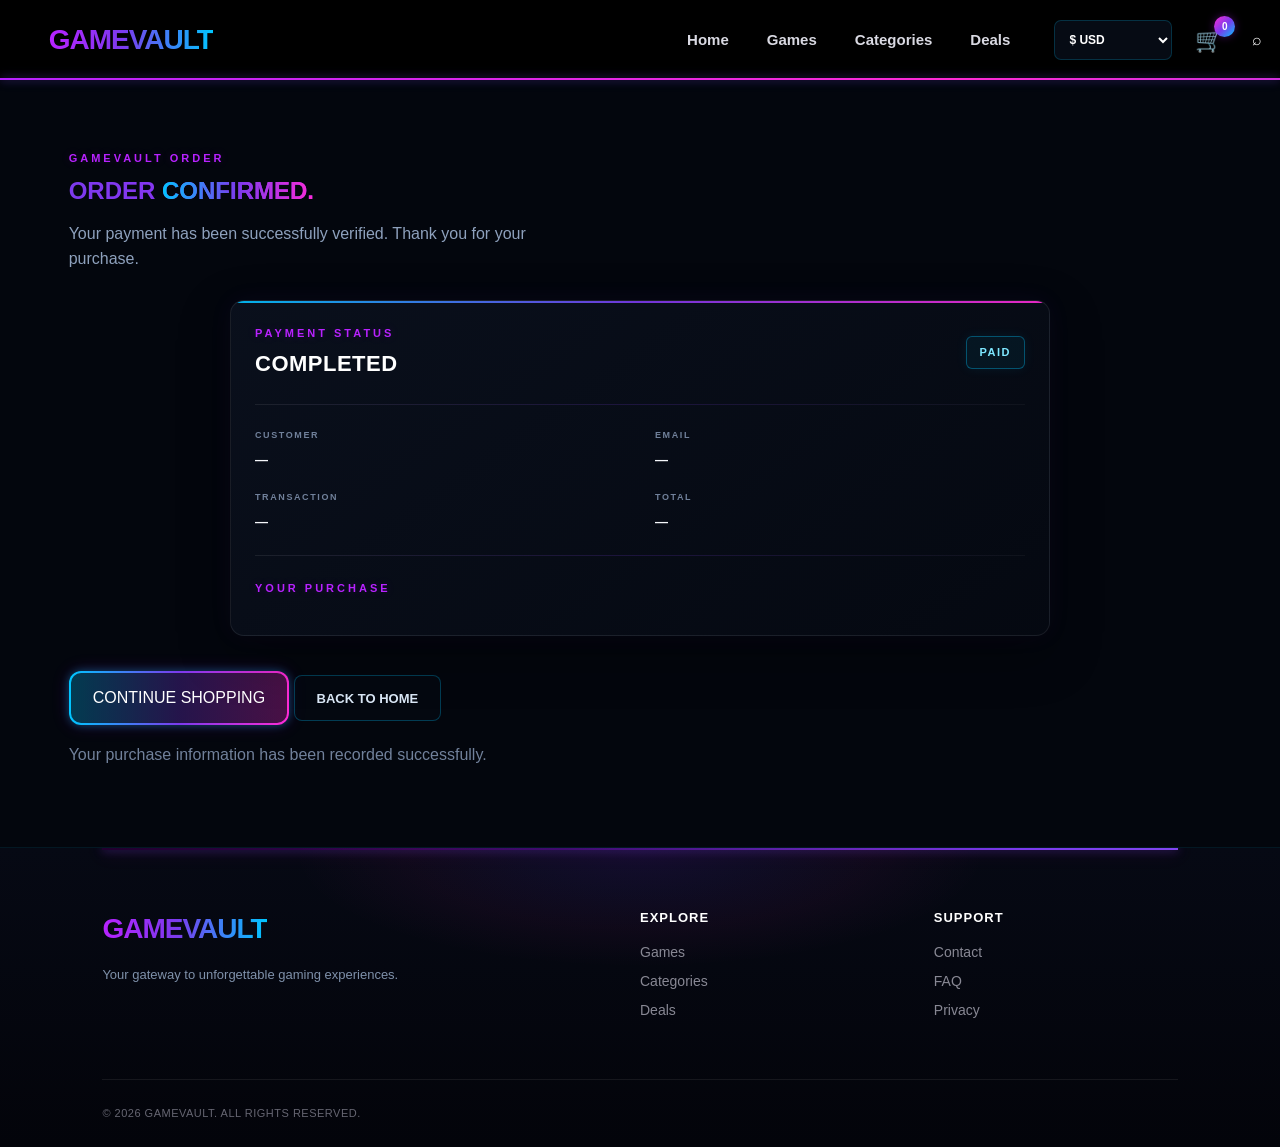
<file: order-confirmation.html>
<!DOCTYPE html>
<html lang="en">

<head>

    <meta charset="UTF-8">

    <meta
        name="viewport"
        content="width=device-width, initial-scale=1.0"
    >

    <title>GameVault | Order Confirmed</title>

    <link
        rel="stylesheet"
        href="style.css"
    >

</head>


<body>

    <!-- =========================
     PAYMENT SUCCESS POPUP
========================= -->

<div
    id="paymentSuccessPopup"
    class="payment-success-popup"
>

    <div class="payment-success-box">

        <div class="payment-success-icon">
            ✓
        </div>

        <p class="section-label">
            GAMEVAULT PAYMENT
        </p>

        <h2>
            PAYMENT SUCCESSFUL.
        </h2>

        <p class="payment-success-message">
            Your payment has been verified and
            your order is confirmed.
        </p>

        <button
            type="button"
            id="closePaymentSuccess"
        >
            CONTINUE
        </button>

    </div>

</div>


    <!-- =========================
         HEADER
    ========================= -->

    <header>

        <nav class="navbar">

            <a
                href="index.html"
                class="logo"
            >
                GAME<span>VAULT</span>
            </a>


            <ul class="nav-links">

                <li>
                    <a href="index.html">
                        Home
                    </a>
                </li>

                <li>
                    <a href="games.html">
                        Games
                    </a>
                </li>

                <li>
                    <a href="games.html#explore-games">
                        Categories
                    </a>
                </li>

                <li>
                    <a href="index.html#deals">
                        Deals
                    </a>
                </li>

            </ul>


            <div class="nav-actions">

                <select
                    class="currency-selector"
                    id="currencySelector"
                >

                    <option value="USD">
                        $ USD
                    </option>

                    <option value="NGN">
                        ₦ NGN
                    </option>

                    <option value="EUR">
                        € EUR
                    </option>

                    <option value="GBP">
                        £ GBP
                    </option>

                </select>


                <button class="search-btn">
                    ⌕
                </button>


                <a
                    href="cart.html"
                    class="cart-btn"
                >
                    🛒
                    <span>0</span>
                </a>

            </div>

        </nav>

    </header>



    <!-- =========================
         ORDER CONFIRMATION
    ========================= -->

    <main>

        <section class="section order-confirmation-section">

            <div class="order-confirmation">


                <p class="section-label">
                    GAMEVAULT ORDER
                </p>


                <h1>
                    ORDER
                    <span>CONFIRMED.</span>
                </h1>


                <p class="order-confirmation-message">
                    Your payment has been successfully
                    verified. Thank you for your purchase.
                </p>


                <!-- =========================
                     ORDER DETAILS
                ========================= -->

                <div class="order-details-card">

                    <div class="order-card-heading">

                        <div>

                            <p class="section-label">
                                PAYMENT STATUS
                            </p>

                            <h2>
                                COMPLETED
                            </h2>

                        </div>


                        <div class="order-status-badge">
                            PAID
                        </div>

                    </div>


                    <div class="order-divider"></div>


                    <div class="order-info-grid">

                        <div>

                            <span>
                                CUSTOMER
                            </span>

                            <strong id="orderCustomer">
                                —
                            </strong>

                        </div>


                        <div>

                            <span>
                                EMAIL
                            </span>

                            <strong id="orderEmail">
                                —
                            </strong>

                        </div>


                        <div>

                            <span>
                                TRANSACTION
                            </span>

                            <strong id="orderTxRef">
                                —
                            </strong>

                        </div>


                        <div>

                            <span>
                                TOTAL
                            </span>

                            <strong id="orderTotal">
                                —
                            </strong>

                        </div>

                    </div>


                    <div class="order-divider"></div>


                    <!-- =========================
                         PURCHASED GAMES
                    ========================= -->

                    <div class="order-games">

                        <p class="section-label">
                            YOUR PURCHASE
                        </p>

                        <div id="orderItems">

                            <!-- Items inserted by JavaScript -->

                        </div>

                    </div>

                </div>


                <!-- =========================
                     ACTIONS
                ========================= -->

                <div class="order-actions">

                    <a
                        href="games.html"
                        class="primary-btn"
                    >
                        CONTINUE SHOPPING
                    </a>


                    <a
                        href="index.html"
                        class="secondary-btn"
                    >
                        BACK TO HOME
                    </a>

                </div>


                <p class="order-note">
                    Your purchase information has been
                    recorded successfully.
                </p>

            </div>

        </section>

    </main>



    <!-- =========================
         FOOTER
    ========================= -->

    <footer>

        <div class="footer-content">

            <div>

                <a
                    href="index.html"
                    class="logo"
                >
                    GAME<span>VAULT</span>
                </a>

                <p>
                    Your gateway to unforgettable
                    gaming experiences.
                </p>

            </div>


            <div>

                <h4>
                    EXPLORE
                </h4>

                <a href="games.html">
                    Games
                </a>

                <a href="games.html#explore-games">
                    Categories
                </a>

                <a href="index.html#deals">
                    Deals
                </a>

            </div>


            <div>

                <h4>
                    SUPPORT
                </h4>

                <a href="#">
                    Contact
                </a>

                <a href="#">
                    FAQ
                </a>

                <a href="#">
                    Privacy
                </a>

            </div>

        </div>


        <div class="footer-bottom">

            <p>
                © 2026 GAMEVAULT. ALL RIGHTS RESERVED.
            </p>

        </div>

    </footer>


    <script src="script.js"></script>

<script>

    async function loadOrderConfirmation() {

        const params =
            new URLSearchParams(
                window.location.search
            );

        const txRef =
            params.get("txRef");

        if (!txRef) {
            return;
        }

        try {

            const response =
                await fetch(
                    `http://localhost:3000/api/order/${encodeURIComponent(txRef)}`
                );

            const data =
                await response.json();

            if (
                !response.ok ||
                data.status !== "success"
            ) {

                throw new Error(
                    data.message ||
                    "Unable to load order."
                );

            }

            const order =
    data.order;


// =========================
// SHOW PAYMENT SUCCESS POPUP
// =========================

const paymentSuccessPopup =
    document.getElementById(
        "paymentSuccessPopup"
    );

const closePaymentSuccess =
    document.getElementById(
        "closePaymentSuccess"
    );

if (paymentSuccessPopup) {

    paymentSuccessPopup.classList.add(
        "active"
    );

}

if (closePaymentSuccess) {

    closePaymentSuccess.addEventListener(
        "click",
        () => {

            paymentSuccessPopup.classList.remove(
                "active"
            );

        }
    );

}


// Clear cart after verified successful payment
localStorage.removeItem("gameVaultCart");


            // Customer
            document.getElementById(
                "orderCustomer"
            ).textContent =
                order.name;


            // Email
            document.getElementById(
                "orderEmail"
            ).textContent =
                order.email;


            // Transaction
            document.getElementById(
                "orderTxRef"
            ).textContent =
                order.tx_ref;


            // Total
            document.getElementById(
                "orderTotal"
            ).textContent =
                `${order.currency} ${Number(
                    order.amount
                ).toLocaleString()}`;


            // Purchased games
            const orderItems =
                document.getElementById(
                    "orderItems"
                );

            orderItems.innerHTML = "";

            order.items.forEach(item => {

                const itemElement =
                    document.createElement("div");

                itemElement.className =
                    "order-item";

                itemElement.innerHTML = `

                    <span>
                        ${item.name}
                    </span>

                    <strong>
                        × ${item.quantity || 1}
                    </strong>

                `;

                orderItems.appendChild(
                    itemElement
                );

            });


        } catch (error) {

            console.error(
                "Order loading error:",
                error
            );

        }

    }


    document.addEventListener(
        "DOMContentLoaded",
        loadOrderConfirmation
    );

</script>

</body>

</html>
</file>
<file: style.css>
/* =========================================
   GAMEVAULT
   COMPLETE HOMEPAGE DESIGN SYSTEM
========================================= */

:root {
    --bg: #03060d;
    --bg-soft: #060b14;
    --card: #07101c;

    --white: #ffffff;
    --text: #d9e4f5;
    --muted: #8ea1bd;

    --purple: #b822ff;
    --blue: #00c6ff;
    --pink: #ff2bd6;

    --gradient: linear-gradient(
        90deg,
        #b822ff 0%,
        #7c3aed 45%,
        #00c6ff 100%
    );

    --border: rgba(0, 198, 255, 0.18);

    --transition: 0.3s ease;
}


/* =========================================
   RESET
========================================= */

* {
    margin: 0;
    padding: 0;
    box-sizing: border-box;
}

html {
    scroll-behavior: smooth;
    overflow-x: hidden;
}

body {
    font-family: "Sora", sans-serif;
    background: var(--bg);
    color: var(--white);
    line-height: 1.5;
    overflow-x: hidden;
}

a {
    color: inherit;
    text-decoration: none;
}

button,
input,
select {
    font: inherit;
}

img {
    max-width: 100%;
    display: block;
}


/* =========================================
   GAMEVAULT
   LOGO + NAVBAR + HERO
========================================= */


/* =========================================
   LOGO — YOUR ORIGINAL
========================================= */

.logo {
    font-size: 28px;
    font-weight: 900;
    letter-spacing: -1px;

    background: var(--gradient);
    -webkit-background-clip: text;
    background-clip: text;
    color: transparent;

    white-space: nowrap;
}


/* =========================================
   NAVBAR
========================================= */

header {
    position: sticky;
    top: 0;
    z-index: 1000;

    background: #000000;

    border-bottom: none;

    backdrop-filter: none;
    -webkit-backdrop-filter: none;
}

.navbar {
    height: 80px;

    padding: 0 3.8%;

    display: flex;
    align-items: center;

    gap: 34px;

    background: #000000;
}


/* =========================================
   NAV LINKS
========================================= */

.nav-links {
    display: flex;
    align-items: center;

    gap: 38px;

    list-style: none;

    margin-left: auto;
}

.nav-links a {
    position: relative;

    display: inline-flex;
    align-items: center;

    height: 80px;

    padding: 0;

    color: #d9d9e2;

    font-size: 15px;
    font-weight: 600;

    transition:
        color 0.35s ease,
        text-shadow 0.35s ease;
}

.nav-links a:hover {
    color: #ffffff;

    text-shadow:
        0 0 8px rgba(255, 255, 255, 0.18);
}



/* =========================================
   NAV ACTIONS
========================================= */

.nav-actions {
    display: flex;
    align-items: center;

    gap: 16px;

    margin-left: 10px;
}


/* =========================================
   USD SELECTOR
========================================= */

.currency-selector {
    height: 43px;

    min-width: 118px;

    padding: 0 12px;

    border: 1px solid rgba(120, 140, 170, 0.45);

    border-radius: 2px;

    background: #000000;

    color: #ffffff;

    outline: none;

    font-size: 13px;
    font-weight: 600;

    cursor: pointer;

    transition:
        border-color 0.3s ease,
        background 0.3s ease;
}

.currency-selector:hover {
    border-color:#b822ff;
    background:#02040a;
    transform:translateY(-1px);
    box-shadow:0 0 8px rgba(184,34,255,.35);
}

.currency-selector:focus {
    border-color:
        rgba(0, 198, 255, 0.65);

    box-shadow: none;
}

.currency-selector option {
    background: #000000;
    color: #ffffff;
}


/* =========================================
   SEARCH
========================================= */

.search-box {
    position: relative;

    display: flex;
    align-items: center;

    width: 280px;
    height: 43px;

    border: none;
    border-radius: 0;

    background: transparent;

    overflow: visible;

    box-shadow: none;
}

.search-box input {
    width: 100%;
    height: 100%;

    padding: 0 48px 0 16px;

    border: 1px solid rgba(120, 140, 170, 0.45);

    border-radius: 2px;

    outline: none;

    background: #000000;

    color: #ffffff;

    font-size: 13px;

    transition:
        border-color 0.3s ease,
        background 0.3s ease;
}

.search-box input::placeholder {
    color: #8791a3;
}

.search-box input:hover {
    border-color:#b822ff;
    background:#02040a;
    transform:translateY(-1px);
    box-shadow:0 0 8px rgba(184,34,255,.35);
}

.search-box input:focus {
    border-color:
        rgba(0, 198, 255, 0.65);

    background: #02040a;

    box-shadow: none;
}


/* SEARCH ICON */

.search-btn {
    position: absolute;

    right: 0;

    width: 46px;
    height: 100%;

    display: flex;
    align-items: center;
    justify-content: center;

    border: none;

    background: transparent;

    color: #ffffff;

    cursor: pointer;

    transition:
        color 0.3s ease,
        transform 0.3s ease;
}

.search-btn:hover {
    color: #00c6ff;

    transform: scale(1.06);

    text-shadow:
        0 0 8px rgba(0, 198, 255, 0.45);
}


/* =========================================
   SEARCH DROPDOWN
========================================= */

.search-results {
    position: absolute;

    top: calc(100% + 8px);
    left: 0;
    right: 0;

    display: block;

    max-height: 320px;

    overflow-y: auto;

    padding: 6px;

    background:
        rgba(5, 10, 20, 0.98);

    border:
        1px solid
        rgba(120, 140, 170, 0.35);

    border-radius: 4px;

    box-shadow:
        0 12px 30px rgba(0, 0, 0, 0.55);

    opacity: 0;
    visibility: hidden;

    transform: translateY(-6px);

    pointer-events: none;

    transition:
        opacity 0.25s ease,
        transform 0.25s ease,
        visibility 0.25s ease;

    z-index: 9999;
}

.search-results.active {
    opacity: 1;
    visibility: visible;

    transform: translateY(0);

    pointer-events: auto;
}

.search-result-item {
    display: flex;
    align-items: center;
    justify-content: space-between;

    padding: 11px 12px;

    border-radius: 3px;

    color: #ffffff;

    cursor: pointer;

    transition:
        background 0.25s ease,
        transform 0.25s ease;
}

.search-result-item:hover {
    background:
        rgba(124, 58, 237, 0.10);

    transform: translateX(3px);
}

.search-result-item small {
    color: #8ea1bd;

    font-size: 10px;
}

.search-no-results {
    padding: 14px 12px;

    color: #8ea1bd;

    font-size: 11px;
    font-weight: 700;

    letter-spacing: 1px;
}


/* =========================================
   CART
========================================= */

.cart-btn {
    position: relative;

    width: 43px;
    height: 43px;

    display: flex;
    align-items: center;
    justify-content: center;

    border: none;

    background: transparent;

    color: #ffffff;

    cursor: pointer;

    font-size: 23px;

    transition:
        color 0.3s ease,
        transform 0.3s ease;
}

.cart-btn:hover {
    color: #00c6ff;

    transform: translateY(-1px);
}

.cart-btn span {
    position: absolute;

    top: -3px;
    right: -4px;

    min-width: 21px;
    height: 21px;

    padding: 0 5px;

    display: flex;
    align-items: center;
    justify-content: center;

    border-radius: 50%;

    background:
        linear-gradient(
            135deg,
            #ff2bd6,
            #7c3aed,
            #00c6ff
        );

    color: #ffffff;

    font-size: 10px;
    font-weight: 800;

    box-shadow:
        0 0 8px rgba(184, 34, 255, 0.35);
}


/* =========================================
   NAVBAR BOTTOM LINE
========================================= */

header::after {
    content:"";
    position:absolute;
    left:0;
    right:0;
    bottom:0;
    height:2px;
    background:linear-gradient(
        90deg,
        #b822ff,
        #ff2bd6,
        #7c3aed,
        #00c6ff,
        #b822ff
    );
    background-size:300% 100%;
    animation: navbarLineMove 6s linear infinite;
    box-shadow:
        0 0 8px rgba(184,34,255,.45),
        0 0 12px rgba(0,198,255,.25);
}

@keyframes navbarLineMove {
    0% {
        background-position:0% 50%;
    }

    100% {
        background-position:300% 50%;
    }
}


/* =========================================
   HERO
========================================= */

.hero {
    position: relative;

    min-height: 360px;

    display: flex;
    align-items: center;

    padding: 48px 3.8% 42px;

    overflow: hidden;

    background:
        linear-gradient(
            90deg,
            #03060d 0%,
            #03060d 34%,
            rgba(3, 6, 13, 0.92) 48%,
            rgba(3, 6, 13, 0.35) 72%,
            rgba(3, 6, 13, 0.75) 100%
        );
}

.hero::before {
    content: "";

    position: absolute;

    width: 520px;
    height: 520px;

    right: 10%;
    top: 50%;

    transform: translateY(-50%);

    background:
        radial-gradient(
            circle,
            rgba(124, 58, 237, 0.20) 0%,
            rgba(184, 34, 255, 0.10) 35%,
            transparent 70%
        );

    filter: blur(35px);

    pointer-events: none;
}

.hero::after {
    content: "";

    position: absolute;

    inset: 0;

    background:
        linear-gradient(
            90deg,
            rgba(0, 198, 255, 0.04),
            transparent 40%,
            rgba(184, 34, 255, 0.05)
        );

    pointer-events: none;
}


/* =========================================
   HERO CONTENT
========================================= */

.hero-content {
    position: relative;
    z-index: 2;

    width: 52%;
    max-width: 720px;
}


/* =========================================
   HERO LABEL
========================================= */

.hero-label {
    margin-bottom: 14px;

    font-size: 12px;
    font-weight: 700;

    letter-spacing: 5px;
    text-transform: uppercase;

    background: var(--gradient);
    -webkit-background-clip: text;
    background-clip: text;

    color: transparent;
}


/* =========================================
   HERO HEADING
========================================= */

.hero h1 {
    margin: 0;

    max-width: 700px;

    font-size: clamp(46px, 5vw, 70px);

    line-height: 0.94;

    font-weight: 900;

    letter-spacing: -2.5px;

    text-transform: uppercase;
}

.hero h1 span {
    display: block;

    background: var(--gradient);

    -webkit-background-clip: text;
    background-clip: text;

    color: transparent;
}


/* =========================================
   HERO DESCRIPTION
========================================= */

.hero-description {
    max-width: 590px;

    margin-top: 16px;

    color: #a9bed9;

    font-size: 16px;

    line-height: 1.55;
}


/* =========================================
   HERO BUTTONS
========================================= */

.hero-buttons {
    position: relative;
    z-index: 20;

    display: flex;
    align-items: center;

    gap: 12px;

    margin-top: 20px;
}


/* =========================================
   PRIMARY BUTTON
========================================= */

.primary-btn {
    display: inline-flex;

    align-items: center;
    justify-content: center;

    gap: 10px;

    padding: 13px 22px;

    background: rgba(3, 6, 13, 0.72);

    color: #ffffff;

    border: 2px solid transparent;

    border-radius: 12px;

    background-image:
        linear-gradient(
            rgba(3, 6, 13, 0.72),
            rgba(3, 6, 13, 0.72)
        ),
        linear-gradient(
            90deg,
            #00c6ff,
            #7c3aed,
            #ff2bd6
        );

    background-origin: border-box;

    background-clip:
        padding-box,
        border-box;

    box-shadow:
        0 0 8px rgba(0, 198, 255, 0.35),
        0 0 18px rgba(184, 34, 255, 0.18);

    transition:
        transform 0.4s ease,
        box-shadow 0.4s ease;
}

.primary-btn:hover {
    transform: translateY(-2px);

    box-shadow:
        0 0 10px rgba(0, 198, 255, 0.5),
        0 0 22px rgba(184, 34, 255, 0.35),
        0 0 30px rgba(255, 43, 214, 0.15);
}


/* =========================================
   SECONDARY BUTTON
========================================= */

.secondary-btn {
    display: inline-flex;

    align-items: center;
    justify-content: center;

    gap: 9px;

    min-height: 46px;

    padding: 0 22px;

    border: 1px solid rgba(0, 198, 255, 0.28);

    border-radius: 8px;

    background: rgba(5, 10, 19, 0.65);

    color: #dbe8f7;

    font-size: 13px;
    font-weight: 700;

    cursor: pointer;

    transition:
        border-color var(--transition),
        background var(--transition),
        transform var(--transition);
}

.secondary-btn:hover {
    transform: translateY(-2px);

    border-color:
        rgba(184, 34, 255, 0.6);

    background:
        rgba(124, 58, 237, 0.08);
}

.hero-buttons svg {
    width: 16px;
    height: 16px;

    flex-shrink: 0;
}


/* =========================================
   HERO TAGLINE
========================================= */

.hero-tagline {
    position: relative;
    z-index: 20;

    margin-top: 22px;

    color: #526984;

    font-size: 9px;
    font-weight: 700;

    letter-spacing: 4px;

    text-transform: uppercase;
}


/* =========================================
   HERO VISUAL
========================================= */

.hero-visual {
    position: absolute;

    top: 0;
    right: 0;

    width: 68%;
    height: 100%;

    overflow: hidden;

    z-index: 1;

    pointer-events: none;
}

.hero-visual-image {
    position: absolute;

    inset: 0;

    background-image:
        linear-gradient(
            90deg,
            #03060d 0%,
            rgba(3, 6, 13, 0.90) 14%,
            rgba(3, 6, 13, 0.58) 28%,
            rgba(3, 6, 13, 0.20) 46%,
            rgba(3, 6, 13, 0.03) 70%,
            rgba(3, 6, 13, 0.10) 100%
        ),
        url("gamevault-hero.png");

    background-size: cover;

    background-position: 40% center;

    background-repeat: no-repeat;

    opacity: 0.92;
}

.hero-visual-glow {
    position: absolute;

    width: 420px;
    height: 420px;

    right: 5%;
    top: 50%;

    transform: translateY(-50%);

    border-radius: 50%;

    background:
        radial-gradient(
            circle,
            rgba(184, 34, 255, 0.18) 0%,
            rgba(124, 58, 237, 0.10) 38%,
            rgba(0, 198, 255, 0.05) 58%,
            transparent 72%
        );

    filter: blur(25px);

    z-index: 2;
}


/* =========================================
   HERO INFO CARD
========================================= */

.hero-visual-card {
    position: absolute;

    right: 5%;
    bottom: 34px;

    width: 250px;

    padding: 18px 20px;

    border: 1px solid rgba(0, 198, 255, 0.22);

    border-radius: 10px;

    background:
        linear-gradient(
            135deg,
            rgba(7, 16, 28, 0.82),
            rgba(7, 10, 20, 0.65)
        );

    backdrop-filter: blur(12px);

    box-shadow:
        0 15px 35px rgba(0, 0, 0, 0.35);

    z-index: 3;
}

.hero-card-label {
    display: block;

    margin-bottom: 7px;

    color: #00c6ff;

    font-size: 9px;
    font-weight: 800;

    letter-spacing: 3px;
}

.hero-visual-card h3 {
    color: #ffffff;

    font-size: 17px;

    line-height: 1.2;

    font-weight: 800;
}

.hero-visual-card h3 span {
    display: block;

    background: var(--gradient);

    -webkit-background-clip: text;
    background-clip: text;

    color: transparent;
}


/* =========================================
   SIGNATURE ANIMATED LINE
========================================= */

.hero-card-line {
    width: 70px;
    height: 3px;

    margin-top: 13px;

    border-radius: 999px;

    background:
        linear-gradient(
            90deg,
            #b822ff 0%,
            #8f3cff 18%,
            #4d7cff 35%,
            #00c6ff 50%,
            #55e6c1 62%,
            #b8ff00 73%,
            #e8d44a 84%,
            #ffd700 92%,
            #b822ff 100%
        );

    background-size: 400% 100%;

    animation:
        heroLineMove 7s linear infinite;

    box-shadow:
        0 0 8px rgba(184, 34, 255, 0.45);
}

@keyframes heroLineMove {

    0% {
        background-position: 0% 50%;
    }

    100% {
        background-position: 400% 50%;
    }
}

/* =========================================
   CURRENCY SELECTOR
========================================= */

.currency-selector {
    height: 40px;

    padding: 0 10px;

    border: 1px solid rgba(0, 198, 255, 0.2);
    border-radius: 7px;

    background: #060b14;
    color: #ffffff;

    outline: none;

    font-size: 12px;

    cursor: pointer;
}

.currency-selector:focus {
    border-color: var(--blue);
}

.currency-selector option {
    background: #060b14;
    color: #ffffff;
}


/* =========================================
   HERO
========================================= */

.hero {
    position: relative;

    min-height: 360px;

    display: flex;
    align-items: center;

    padding: 48px 3.8% 42px;

    overflow: hidden;

    background:
        linear-gradient(
            90deg,
            #03060d 0%,
            #03060d 34%,
            rgba(3, 6, 13, 0.92) 48%,
            rgba(3, 6, 13, 0.35) 72%,
            rgba(3, 6, 13, 0.75) 100%
        );
}

.hero::before {
    content: "";

    position: absolute;

    width: 520px;
    height: 520px;

    right: 10%;
    top: 50%;

    transform: translateY(-50%);

    background:
        radial-gradient(
            circle,
            rgba(124, 58, 237, 0.20) 0%,
            rgba(184, 34, 255, 0.10) 35%,
            transparent 70%
        );

    filter: blur(35px);

    pointer-events: none;
}

.hero::after {
    content: "";

    position: absolute;

    inset: 0;

    background:
        linear-gradient(
            90deg,
            rgba(0, 198, 255, 0.04),
            transparent 40%,
            rgba(184, 34, 255, 0.05)
        );

    pointer-events: none;
}


/* =========================================
   HERO CONTENT
========================================= */

.hero-content {
    position: relative;
    z-index: 2;

    width: 52%;
    max-width: 720px;
}


/* =========================================
   HERO LABEL
========================================= */

.hero-label {
    margin-bottom: 14px;

    font-size: 12px;
    font-weight: 700;

    letter-spacing: 5px;
    text-transform: uppercase;

    background: var(--gradient);
    -webkit-background-clip: text;
    background-clip: text;
    color: transparent;
}


/* =========================================
   HERO HEADING
========================================= */

.hero h1 {
    margin: 0;

    max-width: 700px;

    font-size: clamp(46px, 5vw, 70px);
    line-height: 0.94;

    font-weight: 900;
    letter-spacing: -2.5px;

    text-transform: uppercase;
}

.hero h1 span {
    display: block;

    background: var(--gradient);
    -webkit-background-clip: text;
    background-clip: text;
    color: transparent;
}


/* =========================================
   HERO DESCRIPTION
========================================= */

.hero-description {
    max-width: 590px;

    margin-top: 16px;

    color: #a9bed9;

    font-size: 16px;
    line-height: 1.55;
}


/* =========================================
   HERO BUTTONS
========================================= */

.hero-buttons {
    position: relative;
    z-index: 20;

    display: flex;
    align-items: center;

    gap: 12px;

    margin-top: 20px;
}


/* =========================================
   PRIMARY BUTTON
========================================= */

.primary-btn {
    display: inline-flex;
    align-items: center;
    justify-content: center;
    gap: 10px;

    padding: 13px 22px;

    background: rgba(3, 6, 13, 0.72);

    color: #ffffff;

    border: 2px solid transparent;
    border-radius: 12px;

    background-image:
        linear-gradient(
            rgba(3, 6, 13, 0.72),
            rgba(3, 6, 13, 0.72)
        ),
        linear-gradient(
            90deg,
            #00c6ff,
            #7c3aed,
            #ff2bd6
        );

    background-origin: border-box;
    background-clip: padding-box, border-box;

    box-shadow:
        0 0 8px rgba(0, 198, 255, 0.35),
        0 0 18px rgba(184, 34, 255, 0.18);

    transition:
        transform 0.4s ease,
        box-shadow 0.4s ease;
}

.primary-btn:hover {
    transform: translateY(-2px);

    box-shadow:
        0 0 10px rgba(0, 198, 255, 0.5),
        0 0 22px rgba(184, 34, 255, 0.35),
        0 0 30px rgba(255, 43, 214, 0.15);
}


/* =========================================
   SECONDARY BUTTON
========================================= */

.secondary-btn {
    display: inline-flex;
    align-items: center;
    justify-content: center;
    gap: 9px;

    min-height: 46px;

    padding: 0 22px;

    border: 1px solid rgba(0, 198, 255, 0.28);
    border-radius: 8px;

    background: rgba(5, 10, 19, 0.65);

    color: #dbe8f7;

    font-size: 13px;
    font-weight: 700;

    cursor: pointer;

    transition:
        border-color var(--transition),
        background var(--transition),
        transform var(--transition);
}

.secondary-btn:hover {
    transform: translateY(-2px);

    border-color: rgba(184, 34, 255, 0.6);

    background: rgba(124, 58, 237, 0.08);
}

.hero-buttons svg {
    width: 16px;
    height: 16px;

    flex-shrink: 0;
}


/* =========================================
   HERO TAGLINE
========================================= */

.hero-tagline {
    position: relative;
    z-index: 20;

    margin-top: 22px;

    color: #526984;

    font-size: 9px;
    font-weight: 700;

    letter-spacing: 4px;
    text-transform: uppercase;
}


/* =========================================
   HERO VISUAL
========================================= */

.hero-visual {
    position: absolute;

    top: 0;
    right: 0;

    width: 68%;
    height: 100%;

    overflow: hidden;

    z-index: 1;

    pointer-events: none;
}

.hero-visual-image {
    position: absolute;

    inset: 0;

    background-image:
        linear-gradient(
            90deg,
            #03060d 0%,
            rgba(3, 6, 13, 0.90) 14%,
            rgba(3, 6, 13, 0.58) 28%,
            rgba(3, 6, 13, 0.20) 46%,
            rgba(3, 6, 13, 0.03) 70%,
            rgba(3, 6, 13, 0.10) 100%
        ),
        url("gamevault-hero.png");

    background-size: cover;
    background-position: 40% center;
    background-repeat: no-repeat;

    opacity: 0.92;
}

.hero-visual-glow {
    position: absolute;

    width: 420px;
    height: 420px;

    right: 5%;
    top: 50%;

    transform: translateY(-50%);

    border-radius: 50%;

    background:
        radial-gradient(
            circle,
            rgba(184, 34, 255, 0.18) 0%,
            rgba(124, 58, 237, 0.10) 38%,
            rgba(0, 198, 255, 0.05) 58%,
            transparent 72%
        );

    filter: blur(25px);

    z-index: 2;
}


/* =========================================
   HERO INFO CARD
========================================= */

.hero-visual-card {
    position: absolute;

    right: 5%;
    bottom: 34px;

    width: 250px;

    padding: 18px 20px;

    border: 1px solid rgba(0, 198, 255, 0.22);
    border-radius: 10px;

    background:
        linear-gradient(
            135deg,
            rgba(7, 16, 28, 0.82),
            rgba(7, 10, 20, 0.65)
        );

    backdrop-filter: blur(12px);

    box-shadow:
        0 15px 35px rgba(0, 0, 0, 0.35);

    z-index: 3;
}

.hero-card-label {
    display: block;

    margin-bottom: 7px;

    color: #00c6ff;

    font-size: 9px;
    font-weight: 800;

    letter-spacing: 3px;
}

.hero-visual-card h3 {
    color: #ffffff;

    font-size: 17px;
    line-height: 1.2;

    font-weight: 800;
}

.hero-visual-card h3 span {
    display: block;

    background: var(--gradient);
    -webkit-background-clip: text;
    background-clip: text;

    color: transparent;
}


/* =========================================
   SIGNATURE ANIMATED LINE
========================================= */

.hero-card-line {
    width: 70px;
    height: 3px;

    margin-top: 13px;

    border-radius: 999px;

    background:
        linear-gradient(
            90deg,
            #b822ff 0%,
            #8f3cff 18%,
            #4d7cff 35%,
            #00c6ff 50%,
            #55e6c1 62%,
            #b8ff00 73%,
            #e8d44a 84%,
            #ffd700 92%,
            #b822ff 100%
        );

    background-size: 400% 100%;

    animation: heroLineMove 7s linear infinite;

    box-shadow:
        0 0 8px rgba(184, 34, 255, 0.45);
}

@keyframes heroLineMove {
    0% {
        background-position: 0% 50%;
    }

    100% {
        background-position: 400% 50%;
    }
}


/* =========================================
   GLOBAL SECTION
========================================= */

.section {
    position: relative;

    padding-left: 3.8%;
    padding-right: 3.8%;
}


/* =========================================
   SECTION HEADING
========================================= */

.section-heading {
    display: flex;
    align-items: flex-end;
    justify-content: space-between;

    gap: 30px;

    margin-bottom: 24px;
}

.section-heading h2 {
    margin: 0;

    color: #ffffff;

    font-size: 30px;
    font-weight: 900;

    line-height: 1;

    letter-spacing: -1px;

    text-transform: uppercase;
}

.section-label {
    margin: 0 0 6px;

    color: var(--purple);

    font-size: 11px;
    font-weight: 800;

    letter-spacing: 3px;

    text-transform: uppercase;

    text-shadow:
        0 0 10px rgba(184, 34, 255, 0.18);
}


/* =========================================
   VIEW ALL
========================================= */

.view-all {
    padding: 10px 16px;

    border: 1px solid rgba(0, 198, 255, 0.25);
    border-radius: 8px;

    background: rgba(5, 10, 19, 0.35);

    color: #dbe8f7;

    font-size: 12px;
    font-weight: 700;

    white-space: nowrap;

    transition:
        border-color 0.3s ease,
        background 0.3s ease,
        transform 0.3s ease;
}

.view-all:hover {
    border-color: rgba(184, 34, 255, 0.55);

    background: rgba(124, 58, 237, 0.08);

    transform: translateY(-2px);
}


/* =========================================
   FEATURED
========================================= */

.featured {
    padding-top: 42px;
    padding-bottom: 50px;

    background: var(--bg);
}

.featured .game-grid {
    display: grid;

    grid-template-columns:
        repeat(3, minmax(0, 1fr));

    gap: 18px;
}


/* =========================================
   CATEGORIES
========================================= */

.categories {
    padding-top: 42px;
    padding-bottom: 50px;

    background:
        radial-gradient(
            circle at 15% 45%,
            rgba(0, 198, 255, 0.08),
            transparent 32%
        ),
        radial-gradient(
            circle at 85% 40%,
            rgba(184, 34, 255, 0.09),
            transparent 34%
        ),
        linear-gradient(
            135deg,
            #03060d 0%,
            #050a17 50%,
            #070511 100%
        );
}

.categories .section-label {
    color: #b822ff;

    text-shadow:
        0 0 10px rgba(0, 198, 255, 0.18);
}

.categories .section-heading h2 {
    color: #ffffff;
}


/* =========================================
   CATEGORY GRID
========================================= */

.category-grid {
    display: grid;

    grid-template-columns:
        repeat(6, minmax(0, 1fr));

    gap: 14px;
}

.category-card {
    min-height: 90px;

    padding: 16px;

    display: flex;
    align-items: flex-end;
    justify-content: space-between;

    border: 1px solid rgba(0, 198, 255, 0.16);
    border-radius: 10px;

    background:
        linear-gradient(
            145deg,
            rgba(7, 16, 28, 0.95),
            rgba(7, 10, 20, 0.85)
        );

    color: #ffffff;

    transition:
        transform var(--transition),
        border-color var(--transition),
        box-shadow var(--transition);
}

.category-card h3 {
    font-size: 16px;
    font-weight: 700;
}

.category-content {
    display: flex;
    flex-direction: column;
    align-items: flex-start;

    gap: 8px;
}

.category-icon {
    width: 32px;
    height: 32px;

    display: flex;
    align-items: center;
    justify-content: center;

    flex-shrink: 0;
}

.category-icon svg {
    width: 30px;
    height: 30px;
}

.category-card .action-icon {
    color: #b822ff;

    filter:
        drop-shadow(
            0 0 6px
            rgba(184, 34, 255, 0.35)
        );
}

.category-card .rpg-icon {
    color: #00c6ff;

    filter:
        drop-shadow(
            0 0 6px
            rgba(0, 198, 255, 0.35)
        );
}

.category-card .racing-icon {
    color: #ff2bd6;

    filter:
        drop-shadow(
            0 0 6px
            rgba(255, 43, 214, 0.35)
        );
}

.category-card .adventure-icon {
    color: #ff9f43;

    filter:
        drop-shadow(
            0 0 6px
            rgba(255, 159, 67, 0.30)
        );
}

.category-card .sports-icon {
    color: #35e06f;

    filter:
        drop-shadow(
            0 0 6px
            rgba(53, 224, 111, 0.30)
        );
}

.category-card .horror-icon {
    color: #ff4d5a;

    filter:
        drop-shadow(
            0 0 6px
            rgba(255, 77, 90, 0.30)
        );
}

.category-arrow {
    color: #00c6ff;

    font-size: 20px;

    transition:
        color var(--transition),
        transform var(--transition);
}

.category-card:hover {
    transform: translateY(-3px);

    border-color: rgba(184, 34, 255, 0.5);

    box-shadow:
        0 8px 24px rgba(0, 0, 0, 0.3),
        0 0 16px rgba(184, 34, 255, 0.08);
}

.category-card:hover .category-arrow {
    color: #ffffff;
    transform: translateX(4px);
}


/* =========================================
   TRENDING
========================================= */

.trending {
    padding-top: 42px;
    padding-bottom: 50px;

    background:
        radial-gradient(
            circle at 80% 45%,
            rgba(184, 34, 255, 0.08),
            transparent 35%
        ),
        radial-gradient(
            circle at 20% 50%,
            rgba(0, 198, 255, 0.05),
            transparent 32%
        ),
        linear-gradient(
            135deg,
            #03060d 0%,
            #060916 50%,
            #080511 100%
        );
}

.trending .section-heading {
    display: flex;
    align-items: flex-end;
    justify-content: space-between;

    gap: 30px;

    margin-bottom: 24px;
}

.trending .section-label {
    color: #b822ff;
}

.trending .section-heading h2 {
    color: #ffffff;
}


/* =========================================
   GAME GRID
========================================= */

.game-grid {
    display: grid;

    grid-template-columns:
        repeat(3, minmax(0, 1fr));

    gap: 18px;
}


/* =========================================
   GAME CARD
========================================= */

.game-card {
    position: relative;

    overflow: hidden;

    min-width: 0;

    border: 1px solid rgba(0, 198, 255, 0.17);
    border-radius: 10px;

    background: var(--card);

    transition:
        transform var(--transition),
        border-color var(--transition),
        box-shadow var(--transition);
}

.game-card:hover {
    transform: translateY(-4px);

    border-color: rgba(184, 34, 255, 0.5);

    box-shadow:
        0 12px 28px rgba(0, 0, 0, 0.35),
        0 0 18px rgba(184, 34, 255, 0.10);
}


/* =========================================
   GAME IMAGE
========================================= */

.game-image {
    position: relative;

    height: 170px;

    overflow: hidden;

    background: #07101c;
}

.featured .game-image,
.trending .game-image {
    height: 160px;
}

.game-image img {
    width: 100%;
    height: 100%;

    object-fit: cover;
    object-position: center top;

    transition:
        transform 0.45s ease,
        filter 0.45s ease;
}

.game-card:hover .game-image img {
    transform: scale(1.04);

    filter: brightness(1.08);
}


/* =========================================
   GAME IMAGE OVERLAY
========================================= */

.game-image::after {
    content: "";

    position: absolute;

    inset: 0;

    background:
        linear-gradient(
            180deg,
            transparent 55%,
            rgba(3, 6, 13, 0.7) 100%
        );

    pointer-events: none;
}

.game-overlay {
    position: absolute;

    inset: 0;

    display: flex;
    align-items: center;
    justify-content: center;

    background: rgba(3, 6, 13, 0.55);

    color: #ffffff;

    font-size: 12px;
    font-weight: 800;

    letter-spacing: 2px;

    opacity: 0;

    transition:
        opacity 0.35s ease,
        background 0.35s ease;

    z-index: 2;
}

.game-card:hover .game-overlay {
    opacity: 1;

    background: rgba(3, 6, 13, 0.42);
}


/* =========================================
   GAME TAG
========================================= */

.game-tag {
    position: absolute;

    top: 12px;
    left: 12px;

    padding: 6px 10px;

    background: var(--purple);

    color: #ffffff;

    font-size: 10px;
    font-weight: 900;

    letter-spacing: 1px;

    z-index: 3;
}


/* =========================================
   GAME INFO
========================================= */

.game-info {
    padding: 14px 16px 15px;

    background:
        linear-gradient(
            180deg,
            rgba(17, 17, 24, 0.98) 0%,
            rgba(8, 10, 18, 0.98) 100%
        );

    border-top: 1px solid rgba(124, 58, 237, 0.12);
}

.game-category {
    margin-bottom: 6px;

    color: #9b6cff;

    font-size: 10px;
    font-weight: 800;

    letter-spacing: 1.8px;

    text-shadow:
        0 0 8px rgba(139, 92, 246, 0.25);
}

.game-info h3 {
    margin-bottom: 8px;

    color: #ffffff;

    font-size: 18px;
    font-weight: 800;

    line-height: 1.2;
    letter-spacing: 0.1px;
}

.game-price {
    margin-bottom: 8px;

    color: #ffffff;

    font-size: 15px;
    font-weight: 800;

    letter-spacing: 0.3px;
}

.game-rating {
    display: flex;
    align-items: center;

    gap: 6px;

    margin-bottom: 12px;

    color: #aebbd0;

    font-size: 11px;
    font-weight: 600;
}

.game-rating .star {
    color: #ffd43b;

    text-shadow:
        0 0 6px rgba(255, 212, 59, 0.35);
}


/* =========================================
   ADD TO CART
========================================= */

.add-cart-btn {
    position: relative;
    z-index: 0;

    width: 100%;
    min-height: 38px;

    display: flex;
    align-items: center;
    justify-content: center;

    gap: 8px;

    border: 1px solid transparent;
    border-radius: 8px;

    background:
        linear-gradient(
            var(--card),
            var(--card)
        ) padding-box,
        var(--gradient) border-box;

    color: #ffffff;

    font-size: 13px;
    font-weight: 700;

    cursor: pointer;

    overflow: hidden;

    transition:
        transform 0.45s ease,
        box-shadow 0.45s ease;
}

.add-cart-btn::before {
    content: "";

    position: absolute;

    inset: 0;

    background: var(--gradient);

    opacity: 0;

    z-index: -1;

    transition: opacity 0.55s ease;
}

.add-cart-btn:hover {
    transform: translateY(-2px);

    box-shadow:
        0 0 15px rgba(184, 34, 255, 0.18),
        0 0 18px rgba(0, 198, 255, 0.10);
}

.add-cart-btn:hover::before {
    opacity: 1;
}


/* =========================================
   DEALS
========================================= */

.deals {
    position: relative;

    min-height: 450px;

    display: flex;
    align-items: center;

    padding-top: 70px;
    padding-bottom: 70px;

    overflow: hidden;

    background:
        radial-gradient(
            circle at 80% 50%,
            rgba(184, 34, 255, 0.20),
            transparent 35%
        ),
        radial-gradient(
            circle at 20% 50%,
            rgba(0, 198, 255, 0.06),
            transparent 32%
        ),
        linear-gradient(
            135deg,
            #03060d 0%,
            #090713 52%,
            #0c0614 100%
        );

    border-top: 1px solid rgba(0, 198, 255, 0.08);
    border-bottom: 1px solid rgba(184, 34, 255, 0.10);
}

.deals::before {
    content: "";

    position: absolute;

    width: 500px;
    height: 500px;

    right: 4%;
    top: 50%;

    transform: translateY(-50%);

    border-radius: 50%;

    background:
        radial-gradient(
            circle,
            rgba(184, 34, 255, 0.13),
            rgba(124, 58, 237, 0.06),
            transparent 70%
        );

    filter: blur(25px);

    pointer-events: none;
}

.deal-content {
    position: relative;
    z-index: 2;

    max-width: 600px;
}

.deal-content h2 {
    margin-bottom: 25px;

    color: #ffffff;

    font-size: clamp(45px, 7vw, 75px);

    line-height: 0.95;

    font-weight: 900;

    letter-spacing: -2px;
}

.deal-content > p:not(.section-label) {
    max-width: 520px;

    margin-bottom: 30px;

    color: #a9bed9;

    font-size: 15px;
    line-height: 1.6;
}

.deal-content .primary-btn {
    min-width: 150px;
}


/* =========================================
   BENEFITS
========================================= */

.benefits {
    padding-top: 65px;
    padding-bottom: 75px;

    background:
        linear-gradient(
            180deg,
            #03060d 0%,
            #050914 100%
        );
}

.benefit-grid {
    display: grid;

    grid-template-columns:
        repeat(3, minmax(0, 1fr));

    gap: 20px;
}

.benefit {
    position: relative;

    padding: 28px;

    min-height: 180px;

    background:
        linear-gradient(
            145deg,
            rgba(7, 16, 28, 0.95),
            rgba(7, 10, 20, 0.88)
        );

    border: 1px solid rgba(0, 198, 255, 0.13);
    border-radius: 10px;

    overflow: hidden;

    transition:
        transform var(--transition),
        border-color var(--transition),
        box-shadow var(--transition);
}

.benefit::before {
    content: "";

    position: absolute;

    top: 0;
    left: 0;

    width: 70px;
    height: 2px;

    background: var(--gradient);

    opacity: 0.8;
}

.benefit span {
    color: var(--purple);

    font-size: 12px;
    font-weight: 900;

    letter-spacing: 2px;
}

.benefit h3 {
    margin: 18px 0 10px;

    color: #ffffff;

    font-size: 17px;
    font-weight: 800;

    letter-spacing: 0.5px;
}

.benefit p {
    max-width: 320px;

    color: #8ea1bd;

    font-size: 13px;

    line-height: 1.6;
}

.benefit:hover {
    transform: translateY(-4px);

    border-color: rgba(184, 34, 255, 0.38);

    box-shadow:
        0 10px 28px rgba(0, 0, 0, 0.35),
        0 0 18px rgba(184, 34, 255, 0.08);
}


/* =========================================
   FOOTER
========================================= */

footer {
    position: relative;

    padding: 60px 8% 25px;

    background:
        linear-gradient(
            180deg,
            #060914 0%,
            #03040a 100%
        );

    border-top: 1px solid rgba(0, 198, 255, 0.10);

    overflow: hidden;
}


/* FOOTER SIGNATURE LINE */

footer::before {
    content: "";

    position: absolute;

    top: 0;
    left: 8%;

    width: 84%;
    height: 2px;

    background:
        linear-gradient(
            90deg,
            #21002f,
            #3b0764,
            #7c3aed,
            #8b5cf6,
            #00c6ff,
            #ff2bd6,
            #7c3aed,
            #21002f
        );

    background-size: 300% 100%;

    box-shadow:
        0 0 8px rgba(124, 58, 237, 0.7),
        0 0 18px rgba(255, 43, 214, 0.35);

    animation:
        footerColorShift 8s ease-in-out infinite;
}


/* FOOTER AMBIENT GLOW */

footer::after {
    content: "";

    position: absolute;

    top: -110px;
    left: 50%;

    width: 700px;
    height: 230px;

    transform: translateX(-50%);

    background:
        radial-gradient(
            ellipse,
            rgba(91, 33, 182, 0.16),
            rgba(124, 58, 237, 0.08),
            rgba(255, 43, 214, 0.04),
            transparent 70%
        );

    pointer-events: none;

    animation:
        footerAmbientGlow 8s ease-in-out infinite;
}

@keyframes footerColorShift {
    0% {
        background-position: 0% 50%;
        filter: brightness(0.65);
    }

    20% {
        background-position: 30% 50%;
        filter: brightness(0.9);
    }

    40% {
        background-position: 55% 50%;
        filter: brightness(1.05);
    }

    60% {
        background-position: 75% 50%;
        filter: brightness(1.15);
    }

    80% {
        background-position: 90% 50%;
        filter: brightness(0.9);
    }

    100% {
        background-position: 0% 50%;
        filter: brightness(0.65);
    }
}

@keyframes footerAmbientGlow {
    0%,
    100% {
        opacity: 0.35;

        transform:
            translateX(-50%)
            scale(0.9);
    }

    50% {
        opacity: 0.85;

        transform:
            translateX(-50%)
            scale(1.1);
    }
}


/* =========================================
   FOOTER CONTENT
========================================= */

.footer-content {
    position: relative;
    z-index: 2;

    display: grid;

    grid-template-columns:
        2fr 1fr 1fr;

    gap: 50px;

    margin-bottom: 50px;
}

.footer-content > div > p {
    max-width: 300px;

    margin-top: 15px;

    color: #7f91aa;

    font-size: 13px;

    line-height: 1.6;
}

.footer-content h4 {
    margin-bottom: 15px;

    color: #ffffff;

    font-size: 13px;
    font-weight: 800;

    letter-spacing: 1px;
}

.footer-content > div > a:not(.logo) {
    display: block;

    width: fit-content;

    margin-bottom: 8px;

    color: #888894;

    font-size: 14px;

    transition:
        color var(--transition),
        transform var(--transition),
        text-shadow var(--transition);
}

.footer-content > div > a:not(.logo):hover {
    color: #8b5cf6;

    transform: translateX(5px);

    text-shadow:
        0 0 8px rgba(124, 58, 237, 0.7),
        0 0 18px rgba(124, 58, 237, 0.35);
}



/* =========================================
   FOOTER BOTTOM
========================================= */

.footer-bottom {
    position: relative;
    z-index: 2;

    padding-top: 25px;

    border-top: 1px solid rgba(255, 255, 255, 0.07);

    color: #666672;

    font-size: 11px;

    letter-spacing: 0.5px;
}




/* =========================================
   RESPONSIVE — 1200PX
========================================= */

@media (max-width: 1200px) {

    .navbar {
        padding-left: 5%;
        padding-right: 5%;
    }

    .nav-links {
        gap: 22px;
    }

    .search-box {
        width: 240px;
    }

    .section {
        padding-left: 5%;
        padding-right: 5%;
    }

    .category-grid {
        grid-template-columns:
            repeat(3, minmax(0, 1fr));
    }
}


/* =========================================
   RESPONSIVE — 800PX
========================================= */

@media (max-width: 800px) {

    /* NAV */

    .navbar {
        height: 70px;

        padding-left: 4%;
        padding-right: 4%;

        display: grid;
        grid-template-columns: auto minmax(0, 1fr) auto;
        align-items: center;

        gap: 0;
    }

    .logo {
        font-size: 22px;
    }

    .nav-links {
        display: none;
    }

    .nav-actions {
        margin-left: 0;
        margin-right: 0;

        width: 100%;

        display: flex;
        align-items: center;
        justify-content: flex-end;
        gap: 8px;
    }

    .mobile-menu-btn {
        flex-shrink: 0;
        width: 42px;
        height: 42px;
         padding: 0;
         margin-right: 8px;

        display: flex;
        align-items: center;
        justify-content: center;

        border: 1px solid rgba(184, 34, 255, 0.45);
        border-radius: 8px;

        background: rgba(5, 8, 18, 0.9);
        color: #ffffff;

        font-size: 24px;
        line-height: 1;

        cursor: pointer;
    }

    .search-box {
        width: 190px;
    }


    /* HERO */

    .hero {
        min-height: 440px;

        padding:
            55px
            6%
            50px;
    }

    .hero-content {
        width: 100%;
        max-width: 650px;
    }

    .hero h1 {
        font-size:
            clamp(
                40px,
                10vw,
                58px
            );
    }

    .hero-description {
        font-size: 14px;
    }

    .hero-visual {
        width: 100%;
        height: 100%;

        opacity: 0.35;
    }

    .hero-visual-image {
        background-position: 65% center;

        background-image:
            linear-gradient(
                90deg,
                #03060d 0%,
                rgba(3, 6, 13, 0.82) 45%,
                rgba(3, 6, 13, 0.45) 100%
            ),
            url("gamevault-hero.png");
    }

    .hero-visual-card {
        display: none;
    }


    /* SECTION HEADINGS */

    .section-heading {
        align-items: flex-start;

        flex-direction: column;

        gap: 15px;
    }

    .trending .section-heading {
        align-items: flex-start;

        flex-direction: column;
    }


    /* GRIDS */

    .featured .game-grid,
.trending .game-grid {
    display: flex;
    gap: 14px;
    overflow-x: auto;
}

    .category-grid {
    grid-template-columns:repeat(2,minmax(0,1fr));
}

.benefit-grid {
    grid-template-columns:1fr;
}

/* MOBILE GAMES CATALOGUE */
.game-grid {
    display:flex;
    gap:14px;
    overflow-x:auto;
    padding-bottom:12px;
}

.game-grid .game-card {
    flex:0 0 62%;
}

.game-grid .game-image {
    height:150px;
    aspect-ratio:1 / 1;
    width:100%;
}


    /* GAME IMAGES */

    .featured .game-image,
    .trending .game-image {
        height: 150px;
        aspect-ratio: 1 / 1;
        width: 100%;
    }

    .featured .game-card,
.trending .game-card {
    flex: 0 0 62%;
}


    /* DEALS */

    .deals {
        min-height: 400px;

        padding-top: 60px;
        padding-bottom: 60px;
    }

    .deal-content h2 {
        font-size:
            clamp(
                42px,
                10vw,
                65px
            );
    }


    /* FOOTER */

    footer {
        padding:
            50px
            5%
            25px;
    }

    .footer-content {
        grid-template-columns:
            1fr 1fr;

        gap: 35px;
    }

    .footer-content > div:first-child {
        grid-column: 1 / -1;
    }

    .mobile-menu-btn{
        display: flex !important;
    }

    
}

@media (max-width: 925px) {

    .nav-links {
        display: none;
    }

    .mobile-menu-btn {
        flex-shrink: 0;
        width: 42px;
        height: 42px;
        padding: 0;
        margin-right: 8px;

        display: flex !important;
        align-items: center;
        justify-content: center;

        border: 1px solid rgba(184, 34, 255, 0.45);
        border-radius: 8px;

        background: rgba(5, 8, 18, 0.9);
        color: #ffffff;

        font-size: 24px;
        line-height: 1;

        cursor: pointer;
    }

}


/* =========================================
   RESPONSIVE — 500PX
========================================= */

@media (max-width: 500px) {

    /* NAV */

    .search-box {
        width: 125px;
    }

    .search-box input {
        padding: 0 10px;

        font-size: 12px;
    }

    .search-btn {
        width: 38px;
    }

    .currency-selector {
        display: none;
    }


    /* HERO */

    .hero {
        min-height: 470px;

        padding:
            45px
            6%;
    }

    .hero h1 {
        font-size: 40px;

        letter-spacing: -1.5px;
    }

    .hero-description {
        font-size: 13px;
    }

    .hero-buttons {
        flex-direction: column;

        align-items: stretch;
    }

    .primary-btn,
    .secondary-btn {
        width: 100%;
    }


    /* SECTIONS */

    .section {
        padding-left: 6%;
        padding-right: 6%;
    }

    .section-heading h2 {
        font-size: 26px;
    }

    .section-label {
        font-size: 10px;

        letter-spacing: 2.5px;
    }


    /* GAME GRID */

    .featured .game-grid,
    .trending .game-grid,
    .game-grid {
        grid-template-columns: 1fr;
    }

    .featured .game-image,
    .trending .game-image {
        height: 220px;
    }


    /* CATEGORIES */

    .category-grid {
        grid-template-columns: 1fr;
    }

    .category-card {
        min-height: 100px;
    }


    /* DEALS */

    .deals {
        min-height: 420px;

        padding-top: 55px;
        padding-bottom: 55px;
    }

    .deal-content h2 {
        font-size: 42px;

        letter-spacing: -1.5px;
    }

    .deal-content > p:not(.section-label) {
        font-size: 13px;
    }


    /* BENEFITS */

    .benefits {
        padding-top: 55px;
        padding-bottom: 60px;
    }

    .benefit {
        padding: 24px;
    }


    /* FOOTER */

    footer {
        padding:
            45px
            6%
            22px;
    }

    .footer-content {
        grid-template-columns: 1fr;

        gap: 30px;

        margin-bottom: 35px;
    }

    .footer-content > div:first-child {
        grid-column: auto;
    }

    .footer-bottom {
        font-size: 9px;
    }
}

/* =========================================
   GAME CATEGORY FILTER BUTTONS
========================================= */

.game-filters,
.category-filters {
    display: flex;
    align-items: center;
    gap: 8px;

    padding-bottom: 14px;

    border-bottom: none;

    overflow-x: auto;
    scrollbar-width: none;
}

.game-filters::-webkit-scrollbar,
.category-filters::-webkit-scrollbar {
    display: none;
}

.game-filters button,
.category-filters button {
    position: relative;

    padding: 8px 12px;

    border: 1px solid rgba(255, 255, 255, 0.08);
    border-radius: 4px;

    background: rgba(255, 255, 255, 0.02);

    color: #e8e5dc;

    font-size: 13px;
    font-weight: 500;

    white-space: nowrap;

    cursor: pointer;

    transition:
        color 0.3s ease,
        border-color 0.3s ease,
        background 0.3s ease,
        transform 0.3s ease;
}

.game-filters button:hover,
.category-filters button:hover {
    color: #ffffff;

    border-color: rgba(184, 34, 255, 0.35);

    background: rgba(124, 58, 237, 0.06);

    transform: translateY(-1px);
}


/* =========================================
   ACTIVE FILTER
========================================= */

.game-filters button.active,
.category-filters button.active {
    padding: 8px 13px;

    border: 2px solid transparent;
    border-radius: 8px;

    background:
        linear-gradient(
            #07101c,
            #07101c
        ) padding-box,
        linear-gradient(
            90deg,
            #00c6ff,
            #7c3aed,
            #ff2bd6
        ) border-box;

    color: #ffffff;

    box-shadow:
        0 0 8px rgba(0, 198, 255, 0.12),
        0 0 12px rgba(184, 34, 255, 0.08);
}

/* =========================================
   GAME DETAILS PAGE
========================================= */

.game-details-section {
    min-height: calc(100vh - 80px);

    padding: 70px 4% 80px;

    background:
        radial-gradient(
            circle at 15% 35%,
            rgba(0, 198, 255, 0.07),
            transparent 30%
        ),
        radial-gradient(
            circle at 85% 40%,
            rgba(184, 34, 255, 0.09),
            transparent 32%
        ),
        linear-gradient(
            135deg,
            #03060d 0%,
            #050a17 50%,
            #080511 100%
        );

    position: relative;
    overflow: hidden;
}

.game-details-section::before {
    content: "";

    position: absolute;
    top: 0;
    left: 4%;
    right: 4%;

    height: 1px;

    background:
        linear-gradient(
            90deg,
            transparent,
            #00c6ff,
            #7c3aed,
            #ff2bd6,
            transparent
        );

    opacity: 0.55;
}

.game-details {
    position: relative;
    z-index: 1;

    width: 100%;
    max-width: 1100px;
    margin: 0 auto;

    display: grid;
    grid-template-columns: 1.15fr 0.85fr;
    gap: 42px;

    align-items: center;
}

.game-details > * {
    min-width: 0;
}

/* Game detail action spacing */

.game-details-cart-btn {
    margin-bottom: 14px;
}

/* =========================================
   GAME DETAILS ARTWORK
========================================= */

.game-details-image {
    position: relative;

    width: 100%;
    max-width: 560px;

    border-radius: 16px;
    overflow: hidden;

    border: 1px solid rgba(0, 198, 255, 0.18);

    background: #050a14;

    box-shadow:
        0 20px 50px rgba(0, 0, 0, 0.45),
        0 0 30px rgba(0, 198, 255, 0.06);
}

.game-details-image::after {
    content: "";

    position: absolute;
    inset: 0;

    background:
        linear-gradient(
            135deg,
            rgba(0, 198, 255, 0.06),
            transparent 40%,
            rgba(184, 34, 255, 0.08)
        );

    pointer-events: none;
}

.game-details-image img {
    display: block;

    width: 100%;
    height: auto;

    object-fit: cover;

    transition:
        transform 0.6s ease,
        filter 0.6s ease;
}

.game-details-image:hover img {
    transform: scale(1.025);
    filter: brightness(1.05);
}

.games-hero-visual {
    position: absolute;
    top: 0;
    right: 0;
    bottom: 0;
    width: 80%;
    background:
        linear-gradient(
            90deg,
            #03060d 0%,
            rgba(3,6,13,.92) 8%,
            rgba(3,6,13,.55) 25%,
            rgba(3,6,13,.12) 45%,
            transparent 65%
        ),
        url("games-hero.png") center center / cover no-repeat;
    z-index: 0;
    pointer-events: none;
}

.games-hero {
    min-height: 420px;
    display: flex;
    align-items: center;
    justify-content: space-between;
    gap: 40px;
    padding: 60px 4%;
    position: relative;
    overflow: hidden;
}

/* =========================================================
   GAMEVAULT CART HERO — WORKSTATION
   Adapted directly from the approved prototype
========================================================= */


/* =========================
   CART WORKSTATION
========================= */

.cart-hero-workstation {
    position: absolute;

    right: -120px;
    bottom: -70px;

    width: 900px;
    height: 520px;

    transform: scale(0.72);
    transform-origin: bottom center;

    overflow: hidden;

    pointer-events: none;

    z-index: 1;

    background:
        radial-gradient(
            circle at 58% 38%,
            rgba(0, 198, 255, 0.14),
            transparent 30%
        ),
        radial-gradient(
            circle at 75% 65%,
            rgba(124, 58, 237, 0.13),
            transparent 35%
        );

    z-index: 1;
}


/* =========================
   MONITOR
========================= */

.workstation-monitor {
    position: absolute;

    left: 50%;
    top: 70px;

    width: 570px;
    height: 310px;

    transform: translateX(-50%);
}


/* Monitor screen */

.workstation-screen {
    position: relative;

    width: 100%;
    height: 275px;

    padding: 25px;

    background:
        linear-gradient(
            145deg,
            #07101c,
            #0b1423
        );

    border: 2px solid rgba(184, 34, 255, 0.55);

    border-radius: 7px;

    box-shadow:
        0 0 8px rgba(184, 34, 255, 0.32),
        0 0 25px rgba(124, 58, 237, 0.10),
        inset 0 0 35px rgba(184, 34, 255, 0.04);

    animation: workstationScreenPulse 5s ease-in-out infinite;
}


@keyframes workstationScreenPulse {

    0%,
    100% {
        box-shadow:
            0 0 8px rgba(184, 34, 255, 0.32),
            0 0 25px rgba(124, 58, 237, 0.10),
            inset 0 0 35px rgba(184, 34, 255, 0.04);
    }

    50% {
        box-shadow:
            0 0 12px rgba(184, 34, 255, 0.48),
            0 0 35px rgba(124, 58, 237, 0.20),
            inset 0 0 45px rgba(184, 34, 255, 0.08);
    }

}


/* Inner screen border */

.workstation-screen::before {
    content: "";

    position: absolute;

    inset: 8px;

    border: 1px solid rgba(255, 255, 255, 0.05);

    pointer-events: none;
}


/* =========================
   SCREEN CONTENT
========================= */

.workstation-screen-content {
    margin-top: 55px;

    width: 75%;
}


/* =========================
   SCREEN VIEWS
========================= */

.workstation-view {
    position: absolute;

    inset: 0;

    padding: 25px;

    opacity: 0;
    visibility: hidden;

    transform: translateX(15px);

    transition:
        opacity 0.8s ease,
        transform 0.8s ease,
        visibility 0.8s ease;
}


.workstation-library {
    opacity: 1;
    visibility: visible;

    transform: translateX(0);
}


/* =========================
   SCREEN HEADER
========================= */

.workstation-header {
    color: #ffffff;

    font-size: 15px;
    font-weight: 900;

    letter-spacing: 4px;

    animation: workstationHeaderGlow 4s ease-in-out infinite;
}


@keyframes workstationHeaderGlow {

    0%,
    100% {
        opacity: 0.85;

        text-shadow:
            0 0 6px rgba(184, 34, 255, 0.35);
    }

    50% {
        opacity: 1;

        text-shadow:
            0 0 10px rgba(184, 34, 255, 0.7),
            0 0 18px rgba(124, 58, 237, 0.3);
    }

}


/* =========================
   SCREEN TITLE
========================= */

.workstation-title {
    color: #d9e4f5;

    font-size: 12px;
    font-weight: 800;

    letter-spacing: 2px;
}


/* =========================
   SCREEN LINE
========================= */

.workstation-line {
    width: 130px;
    height: 2px;

    margin-top: 12px;

    background:
        linear-gradient(
            90deg,
            #5b21b6,
            #7c3aed,
            #b822ff,
            #ff2bd6,
            #b822ff,
            #7c3aed,
            #5b21b6
        );

    background-size: 200% 100%;

    animation:
        workstationScreenLineMove 2.5s linear infinite;

    box-shadow:
        0 0 8px rgba(184, 34, 255, 0.55);
}


@keyframes workstationScreenLineMove {

    0% {
        background-position: 0% 50%;
    }

    100% {
        background-position: 200% 50%;
    }

}


/* =========================
   FEATURED GAME SCREEN
========================= */

.workstation-featured {
    display: flex;

    flex-direction: column;
}


.workstation-featured-game {
    display: flex;

    gap: 18px;

    margin-top: 22px;

    width: 100%;
}


/* Featured artwork */

.workstation-featured-art {
    position: relative;

    width: 180px;
    height: 125px;

    display: flex;
    align-items: flex-end;

    padding: 12px;

    overflow: hidden;

    border: 1px solid rgba(184, 34, 255, 0.35);

    border-radius: 5px;

    background:
        radial-gradient(
            circle at 70% 25%,
            rgba(0, 198, 255, 0.35),
            transparent 35%
        ),
        linear-gradient(
            145deg,
            #182b50,
            #32144b
        );

    box-shadow:
        0 0 18px rgba(184, 34, 255, 0.15);

    color: #ffffff;

    font-size: 11px;
    font-weight: 900;

    line-height: 1.25;

    letter-spacing: 1px;

    text-shadow:
        0 0 8px rgba(184, 34, 255, 0.5);
}


.workstation-featured-art::after {
    content: "";

    position: absolute;

    inset: 0;

    background:
        linear-gradient(
            145deg,
            transparent 35%,
            rgba(184, 34, 255, 0.2)
        );
}


/* Featured information */

.workstation-featured-info {
    display: flex;

    flex-direction: column;

    justify-content: center;

    gap: 8px;
}


.workstation-featured-info span {
    color: #b822ff;

    font-size: 8px;
    font-weight: 800;

    letter-spacing: 2px;
}


.workstation-featured-info strong {
    color: #ffffff;

    font-size: 15px;
    font-weight: 900;

    line-height: 1.2;

    letter-spacing: 1px;

    text-shadow:
        0 0 8px rgba(184, 34, 255, 0.25);
}


.workstation-featured-info small {
    color: #d9e4f5;

    font-size: 11px;
    font-weight: 700;
}


/* =========================
   GAME BLOCKS
========================= */

.workstation-games {
    display: flex;

    gap: 15px;

    margin-top: 25px;
}


.workstation-game {
    position: relative;

    width: 100px;
    height: 115px;

    display: flex;
    align-items: flex-end;

    padding: 10px;

    overflow: hidden;

    border: 1px solid rgba(0, 198, 255, 0.22);

    border-radius: 4px;

    background:
        linear-gradient(
            145deg,
            #172844,
            #24133d
        );

    box-shadow:
        0 0 15px rgba(124, 58, 237, 0.08);

    animation:
        workstationGameCardFloat 4s ease-in-out infinite;

    transition:
        transform 0.4s ease,
        box-shadow 0.4s ease;
}


.workstation-game:nth-child(2) {
    animation-delay: 1.2s;
}


.workstation-game:nth-child(3) {
    animation-delay: 2.4s;
}


@keyframes workstationGameCardFloat {

    0%,
    100% {
        transform: translateY(0);
    }

    50% {
        transform: translateY(-4px);
    }

}


/* Artwork-like glow */

.workstation-game::before {
    content: "";

    position: absolute;

    inset: 0;

    background:
        radial-gradient(
            circle at 70% 25%,
            rgba(0, 198, 255, 0.25),
            transparent 45%
        ),
        linear-gradient(
            145deg,
            transparent 40%,
            rgba(184, 34, 255, 0.2)
        );

    opacity: 0.8;
}


/* Moving light sweep */

.workstation-game::after {
    content: "";

    position: absolute;

    top: -20%;
    left: -70%;

    width: 45%;
    height: 140%;

    background:
        linear-gradient(
            90deg,
            transparent,
            rgba(184, 34, 255, 0.22),
            transparent
        );

    transform: skewX(-18deg);

    animation:
        workstationGameLightSweep 5s ease-in-out infinite;

    pointer-events: none;
}


@keyframes workstationGameLightSweep {

    0% {
        left: -70%;
    }

    55%,
    100% {
        left: 130%;
    }

}


/* Game title */

.workstation-game span {
    position: relative;

    z-index: 2;

    color: #ffffff;

    font-size: 7px;
    font-weight: 800;

    line-height: 1.3;

    letter-spacing: 0.8px;

    text-shadow:
        0 0 6px rgba(0, 198, 255, 0.45);
}


/* =========================
   MONITOR STAND
========================= */

.workstation-monitor-stand {
    position: absolute;

    left: 50%;
    bottom: 0;

    width: 105px;
    height: 35px;

    transform: translateX(-50%);

    background:
        linear-gradient(
            90deg,
            #07101c,
            #111b2a,
            #07101c
        );

    border-left: 1px solid rgba(0, 198, 255, 0.18);
    border-right: 1px solid rgba(0, 198, 255, 0.18);
}


/* =========================
   DESK
========================= */

.workstation-desk {
    position: absolute;

    left: 0;
    right: 0;

    bottom: 105px;

    height: 4px;

    background:
        linear-gradient(
            90deg,
            #5b21b6,
            #7c3aed,
            #b822ff,
            #ff2bd6,
            #b822ff,
            #7c3aed,
            #5b21b6
        );

    background-size: 200% 100%;

    animation:
        workstationDeskLineMove 3s linear infinite;

    box-shadow:
        0 0 8px rgba(184, 34, 255, 0.65),
        0 0 18px rgba(124, 58, 237, 0.35);
}


@keyframes workstationDeskLineMove {

    0% {
        background-position: 0% 50%;
    }

    100% {
        background-position: 200% 50%;
    }

}


/* =========================
   COFFEE CUP
========================= */

.workstation-coffee {
    position: absolute;

    left: 105px;
    bottom: 108px;

    width: 145px;
    height: 170px;

    z-index: 5;
}


.workstation-cup {
    position: absolute;

    left: 25px;
    bottom: 0;

    width: 100px;
    height: 95px;
}


/* Cup body */

.workstation-cup-body {
    position: absolute;

    left: 5px;
    bottom: 0;

    width: 85px;
    height: 72px;

    border-radius:
        5px
        5px
        20px
        20px;

    background:
        linear-gradient(
            145deg,
            #f1f5f9,
            #cbd5e1
        );

    box-shadow:
        0 8px 20px rgba(0, 0, 0, 0.4);
}


/* No visible coffee circle */

.workstation-cup-surface {
    display: none;
}


/* Cup handle */

.workstation-cup-handle {
    position: absolute;

    right: -5px;
    top: 22px;

    width: 34px;
    height: 38px;

    border: 7px solid #d9e2ec;

    border-left: 0;

    border-radius:
        0
        18px
        18px
        0;
}


/* =========================
   STEAM
========================= */

.workstation-steam {
    position: absolute;

    bottom: 88px;

    width: 12px;
    height: 85px;

    border-radius: 50%;

    background:
        linear-gradient(
            180deg,
            rgba(255,255,255,0),
            rgba(255,255,255,0.35) 25%,
            rgba(255,255,255,0.75) 50%,
            rgba(255,255,255,0.25) 75%,
            rgba(255,255,255,0)
        );

    filter: blur(4px);

    opacity: 0;

    transform-origin: bottom center;

    animation:
        workstationSteamRise 3.5s ease-in-out infinite;
}


.workstation-steam-one {
    left: 48px;

    height: 75px;

    animation-delay: 0s;
}


.workstation-steam-two {
    left: 63px;

    width: 14px;
    height: 100px;

    animation-delay: 1.1s;
}


.workstation-steam-three {
    left: 79px;

    width: 10px;
    height: 80px;

    animation-delay: 2.1s;
}


/* Extra steam strands */

.workstation-steam-four {
    left: 54px;

    width: 8px;
    height: 65px;

    animation-delay: 0.6s;
}


.workstation-steam-five {
    left: 71px;

    width: 10px;
    height: 85px;

    animation-delay: 1.7s;
}


.workstation-steam-six {
    left: 86px;

    width: 7px;
    height: 70px;

    animation-delay: 2.7s;
}


@keyframes workstationSteamRise {

    0% {
        transform:
            translateY(8px)
            translateX(0)
            scale(0.6);

        opacity: 0;
    }

    20% {
        opacity: 0.75;
    }

    45% {
        transform:
            translateY(-25px)
            translateX(-8px)
            scale(1);

        opacity: 0.65;
    }

    70% {
        transform:
            translateY(-55px)
            translateX(9px)
            scale(1.15);

        opacity: 0.4;
    }

    100% {
        transform:
            translateY(-90px)
            translateX(-5px)
            scale(1.35);

        opacity: 0;
    }

}

/* =========================
   MOBILE
========================= */

@media (max-width: 700px) {

    .cart-hero-workstation {
        width: 90%;
        height: 55%;

        right: -5%;
        top: auto;
        bottom: 0;
    }

    .cart-hero .hero-content {
        transform: translateY(-35px);
    }

    .workstation-monitor {
        top: 40px;

        width: 82%;
        height: 230px;
    }


    .workstation-screen {
        height: 205px;

        padding: 18px;
    }


    .workstation-screen-content {
        margin-top: 30px;
    }


    .workstation-games .workstation-game {
        width: 65px;
        height: 75px;
    }

    .workstation-featured-art {
        width: 140px;
        height: 95px;
    }


    .workstation-coffee {
        left: 0;

        bottom: 5px;

        transform: scale(0.58);

        transform-origin: bottom left;
    }

    .workstation-desk {
        bottom: 0;
    }

}

/* =========================
   CART ITEMS
========================= */

.cart-items {
    display: flex;
    flex-direction: column;

    gap: 15px;
}

.cart-item {
    position: relative;

    display: grid;
    grid-template-columns: minmax(0, 1fr) auto auto;

    align-items: center;

    gap: 25px;

    padding: 24px;

    background:
        linear-gradient(
            145deg,
            rgba(17, 17, 24, 0.98),
            rgba(10, 10, 16, 0.98)
        );

    border: 1px solid var(--border);

    transition:
        transform 0.3s ease,
        border-color 0.3s ease,
        box-shadow 0.3s ease,
        background 0.3s ease;
}

.cart-item::before {
    content: "";

    position: absolute;

    left: 0;
    top: 15%;
    bottom: 15%;

    width: 2px;

    background:
        linear-gradient(
            180deg,
            transparent,
            #8b5cf6,
            #38bdf8,
            transparent
        );

    opacity: 0.45;

    transition:
        opacity 0.3s ease,
        box-shadow 0.3s ease;
}

.cart-item:hover {
    transform: translateX(4px);

    border-color: rgba(139, 92, 246, 0.65);

    background:
        linear-gradient(
            145deg,
            #14121f,
            #0d0d15
        );

    box-shadow:
        0 0 12px rgba(139, 92, 246, 0.18),
        0 0 30px rgba(56, 189, 248, 0.05);
}

.cart-item:hover::before {
    opacity: 1;

    box-shadow:
        0 0 10px rgba(139, 92, 246, 0.8),
        0 0 20px rgba(56, 189, 248, 0.35);
}


/* =========================
   CART ITEM INFO
========================= */

.cart-item-info {
    min-width: 0;
}

.cart-item-info h3 {
    margin-bottom: 6px;

    color: #ffffff;

    font-size: 18px;
    font-weight: 800;

    letter-spacing: 0.3px;

    transition:
        color 0.3s ease,
        text-shadow 0.3s ease;
}

.cart-item:hover .cart-item-info h3 {
    color: #ffffff;

    text-shadow:
        0 0 8px rgba(139, 92, 246, 0.35);
}

.cart-item-info p {
    color: #8b5cf6;

    font-size: 9px;
    font-weight: 800;

    letter-spacing: 2px;
}


/* =========================
   CART PRICE
========================= */

.cart-item-price {
    color: #ffffff;

    font-size: 17px;
    font-weight: 900;

    white-space: nowrap;

    text-shadow:
        0 0 8px rgba(139, 92, 246, 0.25);
}


/* =========================
   REMOVE BUTTON
========================= */

.remove-cart-btn {
    padding: 10px 14px;

    background: transparent;

    color: #777783;

    border: 1px solid #292934;

    font-size: 9px;
    font-weight: 900;

    letter-spacing: 1.5px;

    cursor: pointer;

    transition:
        color 0.3s ease,
        border-color 0.3s ease,
        background 0.3s ease,
        box-shadow 0.3s ease,
        transform 0.3s ease;
}

.remove-cart-btn:hover {
    color: #ffffff;

    background:
        rgba(239, 68, 68, 0.08);

    border-color: rgba(239, 68, 68, 0.7);

    box-shadow:
        0 0 10px rgba(239, 68, 68, 0.2);

    transform: translateY(-2px);
}

.remove-cart-btn:active {
    transform: translateY(0);
}


/* =========================
   CART SUMMARY
========================= */

.cart-summary {
    padding: 30px;

    background:
        radial-gradient(
            circle at 90% 0%,
            rgba(139, 92, 246, 0.13),
            transparent 35%
        ),
        linear-gradient(
            145deg,
            #12111c,
            #0b0b12
        );

    border: 1px solid rgba(139, 92, 246, 0.3);

    box-shadow:
        0 0 20px rgba(139, 92, 246, 0.07),
        0 20px 50px rgba(0, 0, 0, 0.3);
}

.cart-summary::before {
    content: "";

    display: block;

    width: 100%;
    height: 1px;

    margin-bottom: 22px;

    background:
        linear-gradient(
            90deg,
            #ff2bd6,
            #7c3aed,
            #38bdf8,
            transparent
        );

    box-shadow:
        0 0 8px rgba(139, 92, 246, 0.35);
}

.cart-summary .section-label {
    margin-bottom: 8px;

    color: #7c3aed;

    font-size: 10px;
    letter-spacing: 2.5px;
}

.cart-summary h2 {
    font-size: 27px;

    margin-bottom: 25px;

    color: #ffffff;

    font-weight: 900;
    letter-spacing: -0.5px;
}


/* =========================
   SUMMARY ROWS
========================= */

.summary-row {
    display: flex;

    align-items: center;
    justify-content: space-between;

    padding: 12px 0;

    color: #8c8c99;

    font-size: 10px;
    font-weight: 800;

    letter-spacing: 1.5px;
}

.summary-row span:last-child {
    color: #ffffff;

    font-size: 12px;
}

.summary-divider {
    height: 1px;

    margin: 16px 0;

    background:
        linear-gradient(
            90deg,
            transparent,
            #292934,
            transparent
        );
}


/* =========================
   SUMMARY TOTAL
========================= */

.summary-total {
    display: flex;

    align-items: center;
    justify-content: space-between;

    margin-bottom: 25px;

    color: #ffffff;

    font-size: 12px;
    font-weight: 900;

    letter-spacing: 1.5px;
}

#cartTotal {
    color: #b58cff;

    font-size: 19px;

    text-shadow:
        0 0 8px rgba(139, 92, 246, 0.65),
        0 0 18px rgba(56, 189, 248, 0.15);
}


/* =========================
   CHECKOUT BUTTON
========================= */

.checkout-btn {
    position: relative;

    display: block;

    width: 100%;

    padding: 15px 18px;

    overflow: hidden;

    background:
        linear-gradient(
            110deg,
            #35145c,
            #5b21b6,
            #312e81,
            #35145c
        );

    background-size: 250% 100%;

    color: #ffffff;

    border: 1px solid #7c3aed;

    text-align: center;
    text-decoration: none;

    font-size: 10px;
    font-weight: 900;

    letter-spacing: 1.5px;

    box-shadow:
        0 0 10px rgba(139, 92, 246, 0.3);

    transition:
        transform 0.3s ease,
        border-color 0.3s ease,
        box-shadow 0.3s ease,
        background-position 0.5s ease;
}

.checkout-btn:hover {
    transform: translateY(-3px);

    background-position: 100% 50%;

    border-color: #60a5fa;

    box-shadow:
        0 0 10px rgba(255, 43, 214, 0.4),
        0 0 25px rgba(139, 92, 246, 0.65),
        0 0 45px rgba(56, 189, 248, 0.25);
}

.checkout-btn:active {
    transform: translateY(0);
}


/* =========================
   EMPTY CART
========================= */

.empty-cart {
    position: relative;

    padding: 75px 30px;

    text-align: center;

    background:
        radial-gradient(
            circle at 50% 0%,
            rgba(139, 92, 246, 0.1),
            transparent 45%
        ),
        #111118;

    border: 1px solid var(--border);

    box-shadow:
        0 0 25px rgba(139, 92, 246, 0.04);
}

.empty-cart::before {
    content: "";

    position: absolute;

    top: 0;
    left: 20%;
    right: 20%;

    height: 1px;

    background:
        linear-gradient(
            90deg,
            transparent,
            #7c3aed,
            #38bdf8,
            transparent
        );

    box-shadow:
        0 0 10px rgba(139, 92, 246, 0.4);
}

.empty-cart h3 {
    margin-bottom: 10px;

    font-size: 22px;
    font-weight: 900;
}

.empty-cart p {
    color: var(--text-muted);

    margin-bottom: 25px;
}

.empty-cart .primary-btn {
    display: inline-block;

    width: 170px;

    padding: 14px 0;

    text-align: center;
    text-decoration: none;

    background:
        linear-gradient(
            110deg,
            #35145c,
            #5b21b6,
            #312e81
        );

    color: #ffffff;

    border: 1px solid #7c3aed;

    font-size: 10px;
    font-weight: 900;

    letter-spacing: 1.5px;

    transition:
        transform 0.3s ease,
        box-shadow 0.3s ease,
        border-color 0.3s ease;
}

.empty-cart .primary-btn:hover {
    transform: translateY(-3px);

    border-color: #60a5fa;

    box-shadow:
        0 0 10px rgba(255, 43, 214, 0.4),
        0 0 25px rgba(139, 92, 246, 0.6),
        0 0 45px rgba(56, 189, 248, 0.2);
}

/* =========================
   CART SIDE-BY-SIDE LAYOUT
========================= */

.cart-layout {
    display: grid;

    grid-template-columns:
        minmax(0, 1fr)
        340px;

    gap: 24px;

    width: 90%;
    max-width: 1150px;

    margin: 0 auto;

    align-items: start;
}

.cart-items {
    min-width: 0;
}

.cart-summary {
    width: 100%;
    box-sizing: border-box;
}


/* =========================
   TABLET / MOBILE
========================= */

@media (max-width: 800px) {

    .cart-layout {
        grid-template-columns: 1fr;

        gap: 24px;
    }

    .cart-summary {
        position: relative;
        top: auto;
    }
}

/* =========================
   CART SECTION SPACING
========================= */

.cart-section {
    padding-top: 100px;
    padding-bottom: 80px;
}

/* =========================================================
   CHECKOUT PAGE
========================================================= */

.checkout-section {
    position: relative;
    overflow: hidden;

    padding-top: 45px;
    padding-bottom: 45px;

    background:
        radial-gradient(
            circle at 15% 20%,
            rgba(139, 92, 246, 0.08),
            transparent 30%
        ),
        radial-gradient(
            circle at 85% 70%,
            rgba(56, 189, 248, 0.05),
            transparent 30%
        ),
        var(--bg-main);
}


/* =========================
   CHECKOUT LAYOUT
========================= */

.checkout-layout {
    display: grid;

    grid-template-columns:
        minmax(0, 1fr)
        350px;

    gap: 30px;

    align-items: start;
}


/* =========================
   FORM CARD
========================= */

.checkout-form-card {
    position: relative;

    padding: 32px;

    background:
        linear-gradient(
            145deg,
            rgba(17, 17, 24, 0.98),
            rgba(10, 10, 16, 0.98)
        );

    border: 1px solid var(--border);

    box-shadow:
        0 15px 45px rgba(0, 0, 0, 0.25);
}

.checkout-form-card::before {
    content: "";

    position: absolute;

    top: 0;
    left: 12%;
    right: 12%;

    height: 1px;

    background:
        linear-gradient(
            90deg,
            transparent,
            #ff2bd6,
            #7c3aed,
            #38bdf8,
            transparent
        );

    box-shadow:
        0 0 10px rgba(139, 92, 246, 0.4);
}


/* =========================
   CHECKOUT HEADINGS
========================= */

.checkout-card-heading {
    margin-bottom: 28px;
}

.checkout-card-heading .section-label {
    margin-bottom: 8px;

    color: var(--purple-light);

    font-size: 10px;
    letter-spacing: 2.5px;
}

.checkout-card-heading h3 {
    color: #ffffff;

    font-size: 24px;
    font-weight: 900;

    letter-spacing: -0.4px;
}


/* =========================
   FORM
========================= */

.checkout-form {
    width: 100%;
}

.form-row {
    display: grid;

    grid-template-columns: 1fr 1fr;

    gap: 18px;
}

.form-group {
    margin-bottom: 22px;
}

.form-group label {
    display: block;

    margin-bottom: 9px;

    color: #aaaab5;

    font-size: 9px;
    font-weight: 900;

    letter-spacing: 1.7px;
}

.form-group input,
.form-group select {
    width: 100%;

    padding: 14px 15px;

    background:
        linear-gradient(
            145deg,
            #0d0d15,
            #0a0a10
        );

    color: #ffffff;

    border: 1px solid #292934;

    outline: none;

    font-family: Arial, sans-serif;

    font-size: 12px;

    transition:
        border-color 0.3s ease,
        box-shadow 0.3s ease,
        background 0.3s ease;
}

.form-group input::placeholder {
    color: #666675;
}

.form-group select {
    cursor: pointer;
}

.form-group select option {
    background: #111118;
    color: #ffffff;
}

.form-group input:hover,
.form-group select:hover {
    border-color: rgba(139, 92, 246, 0.45);
}

.form-group input:focus,
.form-group select:focus {
    border-color: #7c3aed;

    background: #0f0d18;

    box-shadow:
        0 0 0 1px rgba(124, 58, 237, 0.15),
        0 0 15px rgba(124, 58, 237, 0.18),
        0 0 30px rgba(56, 189, 248, 0.05);
}

.form-group small {
    display: block;

    margin-top: 7px;

    color: #666675;

    font-size: 9px;

    line-height: 1.5;
}


/* =========================
   PAYMENT SECTION
========================= */

.payment-section {
    margin-top: 35px;
    padding-top: 30px;

    border-top: 1px solid var(--border);
}

.payment-section .checkout-card-heading {
    margin-bottom: 20px;
}

.payment-section h3 {
    margin: 0;

    font-size: 20px;
}


/* =========================
   PAYMENT METHOD
========================= */

.payment-method {
    display: flex;

    align-items: center;

    gap: 15px;

    padding: 18px;

    background:
        linear-gradient(
            135deg,
            rgba(91, 33, 182, 0.12),
            rgba(56, 189, 248, 0.04)
        );

    border: 1px solid rgba(124, 58, 237, 0.45);

    box-shadow:
        0 0 18px rgba(124, 58, 237, 0.06);
}

.payment-icon {
    width: 44px;
    height: 44px;

    flex-shrink: 0;

    display: flex;

    align-items: center;
    justify-content: center;

    background:
        linear-gradient(
            135deg,
            #35145c,
            #5b21b6,
            #312e81
        );

    border: 1px solid #7c3aed;

    color: #ffffff;

    font-size: 18px;
    font-weight: 900;

    box-shadow:
        0 0 12px rgba(139, 92, 246, 0.3);
}

.payment-method strong {
    display: block;

    margin-bottom: 4px;

    color: #ffffff;

    font-size: 11px;
    font-weight: 900;

    letter-spacing: 1px;
}

.payment-method p {
    color: #777783;

    font-size: 10px;

    line-height: 1.5;
}


/* =========================
   CHECKOUT MESSAGE
========================= */

.checkout-message {
    display: none;

    margin-top: 20px;
    padding: 14px 16px;

    color: #aaaab5;

    background: rgba(139, 92, 246, 0.06);

    border: 1px solid rgba(139, 92, 246, 0.25);

    font-size: 11px;

    line-height: 1.5;
}

.checkout-message.active {
    display: block;
}


/* =========================
   PAY NOW BUTTON
========================= */

.checkout-pay-btn {
    position: relative;

    width: 100%;

    margin-top: 25px;

    padding: 16px 20px;

    overflow: hidden;

    background:
        linear-gradient(
            110deg,
            #35145c,
            #5b21b6,
            #312e81,
            #35145c
        );

    background-size: 250% 100%;

    color: #ffffff;

    border: 1px solid #7c3aed;

    font-size: 11px;
    font-weight: 900;

    letter-spacing: 2px;

    cursor: pointer;

    box-shadow:
        0 0 12px rgba(139, 92, 246, 0.3);

    transition:
        transform 0.3s ease,
        border-color 0.3s ease,
        box-shadow 0.3s ease,
        background-position 0.5s ease;
}

.checkout-pay-btn:hover {
    transform: translateY(-3px);

    background-position: 100% 50%;

    border-color: #60a5fa;

    box-shadow:
        0 0 10px rgba(255, 43, 214, 0.35),
        0 0 25px rgba(139, 92, 246, 0.65),
        0 0 45px rgba(56, 189, 248, 0.2);
}

.checkout-pay-btn:active {
    transform: translateY(0);
}

.checkout-pay-btn:disabled {
    opacity: 0.55;

    cursor: not-allowed;

    transform: none;

    box-shadow: none;
}


/* =========================
   SECURE NOTE
========================= */

.secure-note {
    margin-top: 13px;

    color: #666675;

    font-size: 8px;
    font-weight: 800;

    letter-spacing: 1px;

    text-align: center;
}


/* =========================================================
   CHECKOUT ORDER SUMMARY
========================================================= */

.checkout-summary {
    position: sticky;

    top: 105px;

    padding: 30px;

    background:
        radial-gradient(
            circle at 90% 0%,
            rgba(139, 92, 246, 0.13),
            transparent 35%
        ),
        linear-gradient(
            145deg,
            #12111c,
            #0b0b12
        );

    border: 1px solid rgba(139, 92, 246, 0.3);

    box-shadow:
        0 0 20px rgba(139, 92, 246, 0.07),
        0 20px 50px rgba(0, 0, 0, 0.3);
}

.checkout-summary::before {
    content: "";

    display: block;

    width: 100%;
    height: 1px;

    margin-bottom: 22px;

    background:
        linear-gradient(
            90deg,
            #ff2bd6,
            #7c3aed,
            #38bdf8,
            transparent
        );

    box-shadow:
        0 0 8px rgba(139, 92, 246, 0.35);
}

.checkout-summary-heading {
    margin-bottom: 20px;
}

.checkout-summary-heading .section-label {
    margin-bottom: 8px;

    color: #7c3aed;

    font-size: 10px;

    letter-spacing: 2.5px;
}

.checkout-summary-heading h3 {
    color: #ffffff;

    font-size: 22px;
    font-weight: 900;
}


/* =========================
   CHECKOUT ITEMS
========================= */

.checkout-items {
    display: flex;

    flex-direction: column;

    gap: 0;
}

.checkout-item {
    display: flex;

    align-items: center;
    justify-content: space-between;

    gap: 15px;

    padding: 14px 0;

    border-bottom: 1px solid rgba(41, 41, 52, 0.65);
}

.checkout-item-name {
    color: #ffffff;

    font-size: 11px;
    font-weight: 800;

    line-height: 1.4;
}

.checkout-item-price {
    color: #ffffff;

    font-size: 11px;
    font-weight: 900;

    white-space: nowrap;

    text-shadow:
        0 0 7px rgba(139, 92, 246, 0.25);
}


/* =========================
   SUMMARY DIVIDER
========================= */

.checkout-summary-divider {
    height: 1px;

    margin: 18px 0;

    background:
        linear-gradient(
            90deg,
            transparent,
            #292934,
            transparent
        );
}


/* =========================
   SUMMARY ROWS
========================= */

.checkout-summary-row {
    display: flex;

    align-items: center;
    justify-content: space-between;

    padding: 9px 0;

    color: #8c8c99;

    font-size: 9px;
    font-weight: 800;

    letter-spacing: 1.5px;
}

.checkout-summary-row span:last-child {
    color: #ffffff;

    font-size: 11px;
}


/* =========================
   CHECKOUT TOTAL
========================= */

.checkout-total {
    display: flex;

    align-items: center;
    justify-content: space-between;

    margin-top: 12px;
    padding-top: 18px;

    border-top: 1px solid #292934;

    color: #ffffff;

    font-size: 11px;
    font-weight: 900;

    letter-spacing: 1.5px;
}

#checkoutTotal {
    color: #b58cff;

    font-size: 19px;

    text-shadow:
        0 0 8px rgba(139, 92, 246, 0.7),
        0 0 18px rgba(56, 189, 248, 0.15);
}


/* =========================
   SECURITY BOX
========================= */

.checkout-security {
    display: flex;

    align-items: center;

    gap: 12px;

    margin-top: 25px;
    padding: 15px;

    background:
        rgba(56, 189, 248, 0.035);

    border: 1px solid rgba(56, 189, 248, 0.14);
}

.security-dot {
    width: 7px;
    height: 7px;

    flex-shrink: 0;

    border-radius: 50%;

    background: #38bdf8;

    box-shadow:
        0 0 7px #38bdf8,
        0 0 15px rgba(56, 189, 248, 0.7);
}

.checkout-security strong {
    display: block;

    margin-bottom: 3px;

    color: #ffffff;

    font-size: 9px;

    letter-spacing: 1px;
}

.checkout-security p {
    color: #666675;

    font-size: 9px;
}


/* =========================
   EDIT CART
========================= */

.checkout-back {
    display: block;

    margin-top: 20px;

    color: #777783;

    font-size: 9px;
    font-weight: 900;

    letter-spacing: 1.5px;

    text-align: center;

    transition:
        color 0.3s ease,
        text-shadow 0.3s ease;
}

.checkout-back:hover {
    color: #38bdf8;

    text-shadow:
        0 0 8px rgba(56, 189, 248, 0.5);
}


/* =========================================================
   CHECKOUT MOBILE
========================================================= */

@media (max-width: 800px) {

    .checkout-layout {
        grid-template-columns: 1fr;

        gap: 25px;
    }

    .checkout-form-card {
        padding: 22px;
    }

    .checkout-summary {
        position: static;

        padding: 22px;
    }

    .form-row {
        grid-template-columns: 1fr;

        gap: 0;
    }

    .checkout-card-heading h3 {
        font-size: 21px;
    }

    .payment-method {
        align-items: flex-start;
    }

    .checkout-pay-btn {
        padding: 15px;
    }

    .checkout-hero {
        flex-direction: column;
        text-align: center;
        gap: 20px;
    }

    .checkout-hero .hero-content {
        width: 100%;
    }

    .checkout-hero-visual {
        width: 320px;
        height: 300px;
        margin: 0 auto;
    }

    .checkout-hero-visual .checkout-slip {
        width: 240px;
        min-height: 0;
        padding: 18px;
    }

    .checkout-hero-visual .checkout-slip-divider {
        margin: 12px 0;
    }

    .checkout-hero-visual .checkout-slip-check {
        width: 65px;
        height: 65px;
        margin: 8px auto 12px;
        font-size: 32px;
    }

    .checkout-hero-visual .checkout-slip h3 {
        font-size: 19px;
    }

    .checkout-hero-visual .checkout-slip-status {
        margin: 6px 0 12px;
    }

    .checkout-hero-visual .checkout-slip-details {
        padding: 9px 0;
    }

    .checkout-hero-visual .checkout-slip-bottom {
        margin-top: 12px;
    }

    .checkout-hero {
        min-height: 55vh;
        gap: 10px;
    }

    .checkout-hero-visual {
        transform: translateY(-25px);
    }
}


/* =========================
   CHECKOUT GATEWAY VISUAL
========================= */

.checkout-hero {
    position: relative;
    overflow: hidden;
}

.checkout-gateway {
    position: absolute;

    right: 5%;
    top: 56%;

    width: 48%;
    height: 100%;

    transform: translateY(-50%);
    transform-origin: center right;

    z-index: 1;
    pointer-events: none;
}


/* =========================
   GATEWAY ARCHES
========================= */

.gateway-arch {
    position: absolute;

    left: 50%;
    bottom: 48px;

    transform: translateX(-50%);

    border: 2px solid transparent;

    border-bottom: 0;

    border-radius:
        180px 180px 0 0;

    background:
        linear-gradient(#03060d, #03060d) padding-box,
        linear-gradient(
            90deg,
            #00c6ff,
            #7c3aed,
            #ff2bd6,
            #00c6ff
        ) border-box;

    background-size: 300% 100%;

    animation:
        gatewayColor 6s linear infinite,
        gatewayPulse 3s ease-in-out infinite alternate;
}


/* OUTER */

.gateway-arch-outer {
    width: 330px;
    height: 285px;

    opacity: .55;

    filter:
        drop-shadow(0 0 8px rgba(0,198,255,.45))
        drop-shadow(0 0 18px rgba(255,43,214,.2));
}


/* MIDDLE */

.gateway-arch-middle {
    width: 275px;
    height: 245px;

    opacity: .75;

    animation-delay: -.8s;

    filter:
        drop-shadow(0 0 10px rgba(124,58,237,.55))
        drop-shadow(0 0 20px rgba(0,198,255,.2));
}


/* INNER */

.gateway-arch-inner {
    width: 220px;
    height: 205px;

    opacity: .95;

    animation-delay: -1.5s;

    filter:
        drop-shadow(0 0 10px rgba(0,198,255,.7))
        drop-shadow(0 0 25px rgba(255,43,214,.25));
}


/* =========================
   PAYMENT PANEL
========================= */

.gateway-panel {
    position: absolute;

    left: 50%;
    bottom: 67px;

    width: 175px;

    padding: 22px 18px 18px;

    transform:
        translateX(-50%)
        perspective(600px)
        rotateY(-4deg);

    background:
        linear-gradient(
            145deg,
            rgba(8,18,35,.92),
            rgba(8,8,20,.96)
        );

    border: 1px solid rgba(0,198,255,.65);

    border-radius: 10px;

    box-shadow:
        0 0 12px rgba(0,198,255,.28),
        0 0 30px rgba(124,58,237,.2),
        inset 0 0 20px rgba(0,198,255,.04);

    backdrop-filter: blur(8px);

    z-index: 5;

    animation:
        gatewayFloat 4s ease-in-out infinite;
}


/* =========================
   GATEWAY TITLE
========================= */

.gateway-title {
    color: #00c6ff;

    font-size: 16px;
    font-weight: 900;

    line-height: 1.05;

    letter-spacing: 1px;

    text-shadow:
        0 0 8px rgba(0,198,255,.65),
        0 0 18px rgba(124,58,237,.35);
}

.gateway-title span {
    display: block;

    color: #ff2bd6;

    text-shadow:
        0 0 8px rgba(255,43,214,.65),
        0 0 18px rgba(124,58,237,.35);
}


/* =========================
   GATEWAY LINE
========================= */

.gateway-line {
    width: 55px;
    height: 2px;

    margin: 13px 0 15px;

    border-radius: 999px;

    background:
        linear-gradient(
            90deg,
            #00c6ff,
            #7c3aed,
            #ff2bd6
        );

    box-shadow:
        0 0 7px rgba(0,198,255,.55);

    animation:
        gatewayLineMove 3s linear infinite;
}


/* =========================
   PAYMENT FIELDS
========================= */

.gateway-field {
    display: flex;

    align-items: center;
    justify-content: space-between;

    min-height: 38px;

    margin-bottom: 9px;

    padding: 7px 9px;

    background:
        rgba(0,198,255,.035);

    border: 1px solid rgba(0,198,255,.2);

    border-radius: 6px;

    color: #7185a4;

    font-size: 7px;

    letter-spacing: 1px;
}

.gateway-field strong {
    color: #ffffff;

    font-size: 10px;

    letter-spacing: .5px;

    text-shadow:
        0 0 7px rgba(0,198,255,.35);
}


/* =========================
   PAY BUTTON
========================= */

.gateway-pay {
    display: flex;

    align-items: center;
    justify-content: space-between;

    margin-top: 12px;

    padding: 11px 13px;

    background:
        linear-gradient(
            90deg,
            #00c6ff,
            #7c3aed,
            #ff2bd6
        );

    background-size: 200% 100%;

    border-radius: 7px;

    color: #ffffff;

    font-size: 10px;
    font-weight: 900;

    letter-spacing: 2px;

    box-shadow:
        0 0 10px rgba(0,198,255,.45),
        0 0 20px rgba(255,43,214,.25);

    animation:
        gatewayPayGlow 3s ease-in-out infinite alternate;
}

.gateway-pay strong {
    font-size: 15px;

    line-height: 1;
}


/* =========================
   PLATFORM
========================= */

.gateway-platform {
    position: absolute;

    left: 50%;
    bottom: 27px;

    width: 330px;
    height: 30px;

    transform:
        translateX(-50%)
        perspective(300px)
        rotateX(62deg);

    border-radius: 50%;

    background:
        radial-gradient(
            ellipse,
            rgba(0,198,255,.3),
            rgba(124,58,237,.18) 45%,
            transparent 70%
        );

    border: 1px solid rgba(0,198,255,.55);

    box-shadow:
        0 0 12px rgba(0,198,255,.45),
        0 0 30px rgba(124,58,237,.3);

    z-index: 2;
}


/* PLATFORM RINGS */

.gateway-platform-ring {
    position: absolute;

    left: 50%;
    top: 50%;

    transform: translate(-50%, -50%);

    width: 90%;
    height: 65%;

    border: 1px solid rgba(255,43,214,.5);

    border-radius: 50%;

    animation:
        none;
}

.gateway-platform-ring:nth-child(2) {
    width: 70%;
    height: 55%;

    border-color: rgba(0,198,255,.55);

    animation-duration: 6s;
    animation-direction: reverse;
}

.gateway-platform-ring:nth-child(3) {
    width: 45%;
    height: 45%;

    border-color: rgba(124,58,237,.7);

    animation-duration: 4s;
}


/* =========================
   AMBIENT ORBS
========================= */

.gateway-orb {
    position: absolute;

    width: 5px;
    height: 5px;

    border-radius: 50%;

    background: #00c6ff;

    box-shadow:
        0 0 7px #00c6ff,
        0 0 16px rgba(0,198,255,.7);

    animation:
        gatewayOrbFloat 4s ease-in-out infinite;
}

.gateway-orb-one {
    left: 18%;
    top: 32%;
}

.gateway-orb-two {
    right: 12%;
    top: 25%;

    background: #ff2bd6;

    box-shadow:
        0 0 7px #ff2bd6,
        0 0 16px rgba(255,43,214,.7);

    animation-delay: -1.5s;
}

.gateway-orb-three {
    left: 11%;
    bottom: 25%;

    background: #7c3aed;

    box-shadow:
        0 0 7px #7c3aed,
        0 0 16px rgba(124,58,237,.7);

    animation-delay: -2.5s;
}


/* =========================
   ANIMATIONS
========================= */

@keyframes gatewayColor {

    0% {
        background-position: 0% 50%;
    }

    50% {
        background-position: 150% 50%;
    }

    100% {
        background-position: 300% 50%;
    }
}


@keyframes gatewayPulse {

    0% {
        opacity: .45;
    }

    100% {
        opacity: 1;
    }
}


@keyframes gatewayFloat {

    0%,
    100% {
        transform:
            translateX(-50%)
            perspective(600px)
            rotateY(-4deg)
            translateY(0);
    }

    50% {
        transform:
            translateX(-50%)
            perspective(600px)
            rotateY(-4deg)
            translateY(-7px);
    }
}


@keyframes gatewayLineMove {

    0% {
        width: 40px;
        opacity: .6;
    }

    50% {
        width: 75px;
        opacity: 1;
    }

    100% {
        width: 40px;
        opacity: .6;
    }
}


@keyframes gatewayPayGlow {

    0% {
        box-shadow:
            0 0 8px rgba(0,198,255,.3),
            0 0 15px rgba(255,43,214,.15);
    }

    100% {
        box-shadow:
            0 0 14px rgba(0,198,255,.65),
            0 0 28px rgba(255,43,214,.4);
    }
}


@keyframes platformSpin {

    0% {
        transform:
            translate(-50%, -50%)
            rotate(0deg);
    }

    100% {
        transform:
            translate(-50%, -50%)
            rotate(360deg);
    }
}


@keyframes gatewayOrbFloat {

    0%,
    100% {
        transform: translate(0, 0);
        opacity: .4;
    }

    50% {
        transform: translate(18px, -20px);
        opacity: 1;
    }
}


/* =========================
   CHECKOUT GATEWAY MOBILE
========================= */

@media (max-width: 800px) {

    .checkout-gateway {
        right: -90px;
        top: 58%;

        width: 390px;
        height: 270px;

        opacity: .65;

        transform:
            translateY(-50%)
            scale(.8);

        transform-origin: center right;
    }

    .checkout-hero .hero-content {
        width: 65%;

        z-index: 3;
    }
}


@media (max-width: 500px) {

    .checkout-gateway {
        right: -125px;
        top: 62%;

        transform:
            translateY(-50%)
            scale(.67);

        opacity: .5;
    }

    .checkout-hero .hero-content {
        width: 75%;
    }
}

/* =========================================
   ORDER CONFIRMATION — ORDER CARD
========================================= */

.order-details-card {
    position: relative;
    width: 100%;
    max-width: 820px;
    margin: 38px auto 0;
    padding: 28px;
    text-align: left;

    background:
        linear-gradient(
            145deg,
            rgba(10, 16, 29, 0.96),
            rgba(5, 9, 18, 0.94)
        );

    border: 1px solid rgba(255, 255, 255, 0.08);
    border-radius: 14px;

    box-shadow:
        0 18px 50px rgba(0, 0, 0, 0.35),
        0 0 25px rgba(124, 58, 237, 0.06);

    overflow: hidden;
}

/* Thin GameVault accent along the top */
.order-details-card::before {
    content: "";
    position: absolute;
    top: 0;
    left: 0;
    right: 0;
    height: 2px;

    background:
        linear-gradient(
            90deg,
            #00c6ff,
            #7c3aed,
            #ff2bd6
        );

    opacity: 0.9;
}

/* Payment header */
.order-card-heading {
    display: flex;
    align-items: center;
    justify-content: space-between;
    gap: 20px;
}

.order-card-heading .section-label {
    margin-bottom: 6px;
}

.order-card-heading h2 {
    margin: 0;
    font-size: 22px;
    letter-spacing: 0.5px;
    color: #ffffff;
}

/* Paid badge */
.order-status-badge {
    padding: 7px 13px;
    border: 1px solid rgba(0, 198, 255, 0.35);
    border-radius: 6px;

    background: rgba(0, 198, 255, 0.06);

    color: #7ee7ff;
    font-size: 11px;
    font-weight: 700;
    letter-spacing: 1.5px;

    box-shadow:
        0 0 12px rgba(0, 198, 255, 0.08);
}

/* Dividers */
.order-divider {
    width: 100%;
    height: 1px;
    margin: 24px 0;

    background:
        linear-gradient(
            90deg,
            rgba(255,255,255,0.08),
            rgba(124,58,237,0.18),
            rgba(255,255,255,0.04)
        );
}

/* Order information */
.order-info-grid {
    display: grid;
    grid-template-columns: repeat(2, minmax(0, 1fr));
    gap: 22px 30px;
}

.order-info-grid > div {
    min-width: 0;
}

.order-info-grid span {
    display: block;
    margin-bottom: 7px;

    color: #71819b;
    font-size: 9px;
    font-weight: 700;
    letter-spacing: 1.6px;
}

.order-info-grid strong {
    display: block;

    color: #f5f7fb;
    font-size: 13px;
    font-weight: 600;

    overflow-wrap: anywhere;
}

/* Purchased games */
.order-games .section-label {
    margin-bottom: 14px;
}

.order-item {
    display: flex;
    align-items: center;
    justify-content: space-between;
    gap: 20px;

    padding: 11px 13px;

    border: 1px solid rgba(255,255,255,0.045);
    border-radius: 7px;

    background: rgba(255,255,255,0.018);

    color: #dce3ef;
    font-size: 13px;

    transition:
        background .25s ease,
        border-color .25s ease,
        transform .25s ease;
}

.order-item + .order-item {
    margin-top: 7px;
}

.order-item:hover {
    background: rgba(124,58,237,0.055);
    border-color: rgba(124,58,237,0.16);
    transform: translateX(2px);
}

.order-item strong {
    color: #9daac0;
    font-size: 12px;
    font-weight: 600;
    white-space: nowrap;
}

/* =========================
   PAYMENT SUCCESS POPUP
========================= */

.payment-success-popup {
    position: fixed;
    inset: 0;
    display: flex;
    align-items: center;
    justify-content: center;
    padding: 20px;
    background: rgba(0, 0, 0, 0.72);
    backdrop-filter: blur(8px);
    -webkit-backdrop-filter: blur(8px);
    opacity: 0;
    visibility: hidden;
    pointer-events: none;
    z-index: 99999;
    transition:
        opacity 0.3s ease,
        visibility 0.3s ease;
}

.payment-success-popup.active {
    opacity: 1;
    visibility: visible;
    pointer-events: auto;
}

.payment-success-box {
    position: relative;
    width: min(430px, 100%);
    padding: 38px 30px 30px;
    text-align: center;

    background:
        linear-gradient(
            145deg,
            rgba(10, 16, 29, 0.98),
            rgba(4, 8, 17, 0.98)
        );

    border: 1px solid rgba(124, 58, 237, 0.35);
    border-radius: 16px;

    box-shadow:
        0 25px 70px rgba(0, 0, 0, 0.65),
        0 0 35px rgba(124, 58, 237, 0.12);

    transform:
        translateY(15px)
        scale(0.96);

    transition:
        transform 0.35s ease;

    overflow: hidden;
}

.payment-success-popup.active
.payment-success-box {
    transform:
        translateY(0)
        scale(1);
}

.payment-success-box::before {
    content: "";

    position: absolute;

    top: 0;
    left: 0;
    right: 0;

    height: 2px;

    background:
        linear-gradient(
            90deg,
            #00c6ff,
            #7c3aed,
            #ff2bd6
        );
}

.payment-success-icon {
    width: 58px;
    height: 58px;

    margin: 0 auto 20px;

    display: flex;
    align-items: center;
    justify-content: center;

    border: 1px solid rgba(0, 198, 255, 0.4);
    border-radius: 50%;

    color: #7ee7ff;

    font-size: 25px;
    font-weight: 700;

    background:
        rgba(0, 198, 255, 0.06);

    box-shadow:
        0 0 18px rgba(0, 198, 255, 0.16),
        inset 0 0 18px rgba(0, 198, 255, 0.05);
}

.payment-success-box
.section-label {
    margin-bottom: 8px;
}

.payment-success-box h2 {
    margin: 0;

    color: #ffffff;

    font-size: 24px;
    letter-spacing: 0.5px;
}

.payment-success-message {
    max-width: 330px;

    margin: 12px auto 24px;

    color: #8ea1bd;

    font-size: 13px;
    line-height: 1.6;
}

#closePaymentSuccess {
    width: 100%;

    padding: 13px 20px;

    border: 2px solid transparent;
    border-radius: 10px;

    background:
        linear-gradient(
            #07101c,
            #07101c
        ) padding-box,

        linear-gradient(
            90deg,
            #00c6ff,
            #7c3aed,
            #ff2bd6
        ) border-box;

    color: #ffffff;

    font-size: 11px;
    font-weight: 700;
    letter-spacing: 1.5px;

    cursor: pointer;

    transition:
        transform 0.25s ease,
        box-shadow 0.25s ease;
}

#closePaymentSuccess:hover {
    transform: translateY(-2px);

    box-shadow:
        0 0 12px rgba(0, 198, 255, 0.2),
        0 0 20px rgba(184, 34, 255, 0.12);
}


/* =========================================
   ORDER CONFIRMATION — SPACING
========================================= */

.order-confirmation-section {
    padding-top: 70px;
    padding-bottom: 80px;
}

.order-confirmation {
    padding: 0 20px;
}

.order-details-card {
    margin-top: 28px;
    padding: 24px;
}

.order-actions {
    margin-top: 35px;
}

/* Order confirmation — main text */
.order-confirmation h1 {
    margin-bottom: 12px;
}

.order-confirmation-message {
    margin-top: 0;
    max-width: 520px;
    line-height: 1.6;
}

/* Order confirmation — colors */

.order-confirmation h1 {
    background: linear-gradient(
        90deg,
        #7c3aed,
        #b822ff,
        #ff2bd6
        
        
    );

    -webkit-background-clip: text;
    -webkit-text-fill-color: transparent;
    background-clip: text;
}

.order-confirmation h1 span {
    background: linear-gradient(
        90deg,
        #00c6ff,
        #7c3aed,
        #ff2bd6
    );
    -webkit-background-clip: text;
    -webkit-text-fill-color: transparent;
    background-clip: text;
}

.order-confirmation-message {
    color: #8ea1bd;
}

.order-note {
    margin-top: 18px;
    color: #71819b;
}

/* =========================================
   TABLET / SMALL SCREEN NAVBAR
========================================= */

@media (max-width: 1100px) {

    .navbar {
        padding-left: 4%;
        padding-right: 4%;
        gap: 18px;
    }



    .nav-actions {
        margin-left: auto;
        gap: 12px;
    }

    .search-box {
        width: 200px;
    }

    .search-box input {
        width: 100%;
    }

    .search-box input:focus {
        width: 100%;
    }

    .logo {
        font-size: 25px;
    }
}

/* MOBILE MENU */

.mobile-menu-btn {

    display: none;
    margin-left: 2px;
    width: 40px;
    height: 40px;
    padding: 0;
    border: 1px solid rgba(184, 34, 255, 0.35);
    border-radius: 8px;
    background: rgba(255, 255, 255, 0.03);
    color: #fff;
    font-size: 20px;
    cursor: pointer;
    transition:
        border-color 0.3s ease,
        background 0.3s ease,
        box-shadow 0.3s ease;
}

.mobile-menu-btn:hover {
    border-color: rgba(0, 198, 255, 0.55);
    background: rgba(124, 58, 237, 0.08);
    box-shadow:
        0 0 10px rgba(184, 34, 255, 0.15);
}

.mobile-menu {
    display: none;
}

.mobile-menu.active {
    display: block;
    opacity: 1;
    visibility: visible;
    transform: translateY(0);
    pointer-events: auto;
}


/* MOBILE */

@media (max-width: 925px) {




    .mobile-menu {
        position: absolute;
        top: 100%;
        right: 5%;
        width: 190px;
        padding: 8px;
        background: rgba(5, 8, 16, 0.98);
        border: 1px solid rgba(184, 34, 255, 0.25);
        border-radius: 10px;
        box-shadow:
            0 15px 35px rgba(0, 0, 0, 0.5),
            0 0 20px rgba(124, 58, 237, 0.08);

        opacity: 0;
        visibility: hidden;
        transform: translateY(-8px);
        pointer-events: none;

        transition:
            opacity 0.25s ease,
            transform 0.25s ease,
            visibility 0.25s ease;

        z-index: 9999;
    }

    


    .mobile-menu a {
        display: block;
        padding: 12px 14px;
        border-radius: 6px;
        color: #fff;
        font-size: 12px;
        font-weight: 600;
        letter-spacing: 0.8px;
        text-decoration: none;
        transition:
            background 0.25s ease,
            color 0.25s ease,
            transform 0.25s ease;
    }

    .mobile-menu a:hover {
        background: rgba(124, 58, 237, 0.12);
        color: #fff;
        transform: translateX(3px);
    }


}


html,
body {
    max-width: 100%;
     overflow-x: hidden;
}

        @media (max-width: 800px) {

    .games-hero-visual {
        left: 0;
        right: 0;
        width: 100%;
        top: 0;
        bottom: 0;

        background:
            linear-gradient(
                90deg,
                rgba(3,6,13,.96) 0%,
                rgba(3,6,13,.82) 28%,
                rgba(3,6,13,.55) 55%,
                rgba(3,6,13,.35) 100%
            ),
            url("games-hero.png") center center / cover no-repeat;
    }

}

.mobile-currency {
    display: flex;
    align-items: center;
    justify-content: space-between;
    gap: 12px;
    margin-top: 8px;
    padding-top: 14px;
    border-top: 1px solid rgba(255,255,255,.08);
}

.mobile-currency span {
    color: #8ea1bd;
    font-size: 11px;
    font-weight: 700;
    letter-spacing: 1px;
}

.mobile-currency-selector {
    padding: 8px 10px;
    border: 1px solid rgba(184,34,255,.35);
    border-radius: 6px;
    background: #080b14;
    color: #fff;
    font-size: 12px;
    outline: none;
}

/* =========================
   MOBILE CART ITEMS
========================= */

@media (max-width: 700px) {

    .cart-item {
        position: relative;

        display: flex;
        flex-direction: column;

        align-items: flex-start;

        gap: 10px;

        padding: 24px 20px;

        min-height: 180px;

        border: 1px solid rgba(0, 198, 255, 0.16);

        background:
            linear-gradient(
                145deg,
                rgba(20, 20, 28, 0.96),
                rgba(8, 10, 18, 0.98)
            );

        box-shadow:
            0 0 18px rgba(0, 198, 255, 0.04);

        overflow: hidden;
    }


    .cart-item-info {
        width: 100%;

        display: flex;
        flex-direction: column;

        align-items: flex-start;

        gap: 7px;

        padding-right: 120px;
    }


    .cart-item-info h3 {
        margin: 0;

        color: #ffffff;

        font-size: 24px;

        line-height: 1.15;

        white-space: normal;
    }


    .cart-item-info p {
        margin: 0;

        color: #b822ff;

        font-size: 11px;

        font-weight: 800;

        letter-spacing: 2px;
    }


    .cart-item-price {
        position: static;

        display: inline-flex;

        align-items: center;

        width: fit-content;

        margin-top: 8px;

        padding: 9px 13px;

        border: 1px solid rgba(184, 34, 255, 0.45);

        border-radius: 7px;

        background: rgba(124, 58, 237, 0.08);

        color: #d9b3ff;

        font-size: 12px;

        font-weight: 800;

        letter-spacing: 1px;

        white-space: nowrap;
    }


    .remove-cart-btn {
        position: absolute;

        top: 24px;
        right: 20px;

        padding: 10px 14px;

        min-width: 92px;

        border: 1px solid rgba(255, 255, 255, 0.12);

        background: rgba(255, 255, 255, 0.02);

        color: #8e8e9b;

        font-size: 10px;

        font-weight: 800;

        letter-spacing: 1px;
    }

}

@media (max-width: 800px) {

    .checkout-gateway {
        right: 50%;
        top: 78%;
        width: 80%;
        height: 55%;
        transform: translate(50%, -35%) scale(0.72);
        transform-origin: center center;
    }

}

@media (max-width: 800px) {

    .game-details-page .search-box {
        display: none;
    }

    .game-details-page .nav-actions {
        margin-left: 0;
        margin-right: 0;
        width: 100%;
        display: flex;
        align-items: center;
        justify-content: flex-end;
        gap: 8px;
    }

    .game-details-page .mobile-menu-btn {
        order: 2;
        margin-right: 0;
        margin-left: 0;
    }

    .game-details-page .cart-btn {
        order: 1;
    }

}

/* =========================
   MOBILE GAME DETAILS
========================= */

@media (max-width: 800px) {

    .game-details-page .game-details {
        display: flex;
        flex-direction: column;
        align-items: stretch;
        gap: 24px;
    }

    .game-details-page .game-details-image {
        width: 100%;
        order: 1;
    }

    .game-details-page .game-details-image img {
        display: block;
        width: 100%;
        height: auto;
        aspect-ratio: 16 / 9;
        object-fit: cover;
        border-radius: 12px;
    }

    .game-details-page .game-details-info {
        width: 100%;
        order: 2;
        display: flex;
        flex-direction: column;
        align-items: flex-start;
    }

    .game-details-page .game-details-info h1 {
        margin-bottom: 12px;
    }

    .game-details-page .game-details-description {
        margin-bottom: 18px;
    }

    .game-details-page .game-details-price {
        margin-bottom: 20px;
    }

    .game-details-page .game-details-cart-btn {
        width: 100%;
        margin-bottom: 12px;
    }

    .game-details-page .game-details-info .secondary-btn {
        width: 100%;
        text-align: center;
    }

    .game-details-page .game-details {
    position: relative;
}

.game-details-page .game-details-info .game-category {
    position: absolute;
    top: -10px;
    left: 10px;
    z-index: 5;

    margin: 0;
    padding: 8px 18px;

    color: #f2eaff;
    background: rgba(4, 5, 14, 0.94);

    border: 1px solid rgba(124, 58, 237, 0.8);
    border-radius: 3px;

    font-size: 15px;
    font-weight: 900;
    letter-spacing: 4px;

    transform: skewX(-8deg);

    box-shadow:
        0 0 8px rgba(124, 58, 237, 0.55),
        0 0 18px rgba(184, 34, 255, 0.22);

    text-shadow:
        0 0 6px rgba(184, 34, 255, 0.75);
}

.game-details-page .game-details-info .game-category::before {
    content: "";
    position: absolute;
    inset: -2px;

    border: 1px solid rgba(0, 198, 255, 0.35);
    border-radius: 3px;

    pointer-events: none;
}
}
</file>
